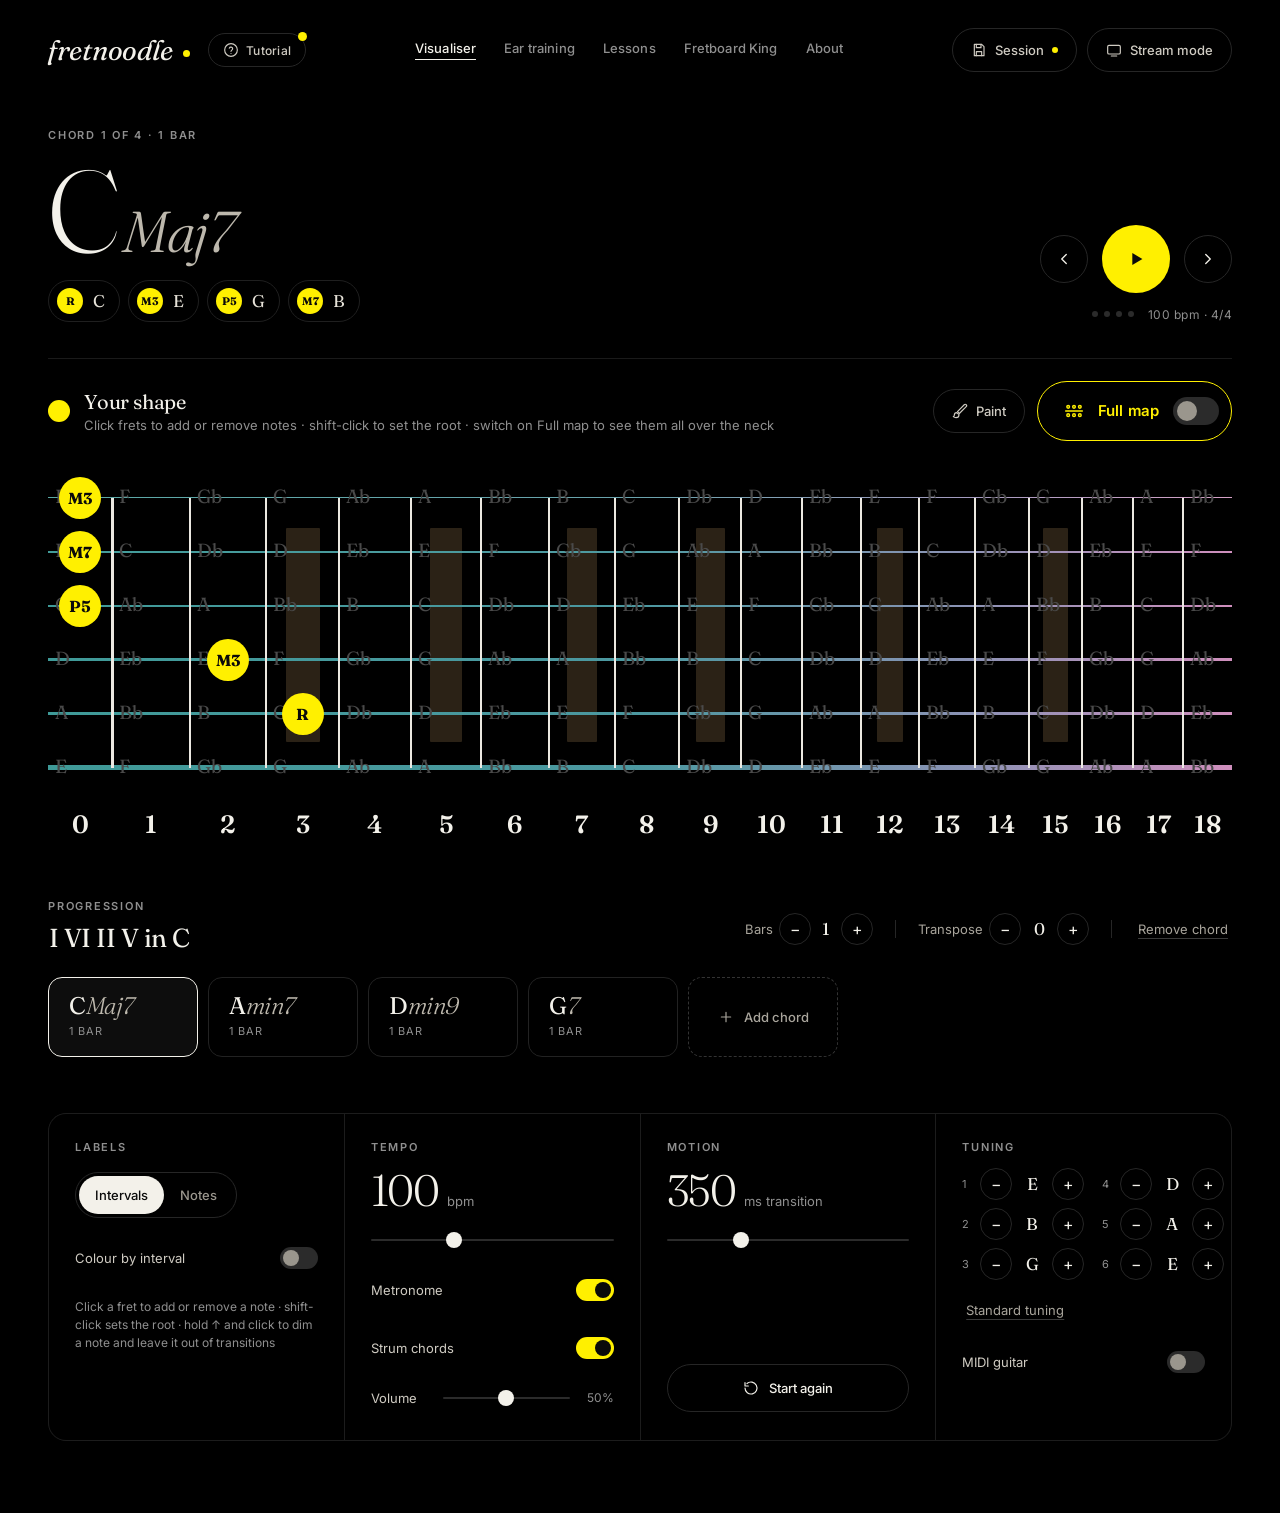
<file: index.html>
<!doctype html>
<!--
  Fretnoodle — Fretboard Visualiser (the site's landing page)

  Enter notes on the fretboard, build a chord progression and map every chord
  tone across the neck, with animated transitions between chords, metronome
  playback, guitar sounds, alternate tunings, MIDI guitar input and a paint
  layer for annotations.

  Markup only. Styles:  assets/css/fretboard-visualiser.css
               Logic:   assets/js/fretboard-visualiser.js
               Sounds:  guitar sounds/*.wav

  Every interactive element carries a data-action attribute; the script
  handles them all through one delegated click listener. Elements marked
  data-chrome are hidden in stream mode.

  The guided tour (Tutorial button, or the ? key) lives in
  assets/js/fretboard-tutorial.js. Saving, share links and PDF export (the
  Session menu) live in assets/js/fretboard-session.js.
-->
<html lang="en">
<head>
  <meta charset="utf-8">
  <meta name="viewport" content="width=device-width, initial-scale=1">
  <title>Fretnoodle — Fretboard visualiser</title>
  <meta name="description" content="Enter notes on a guitar fretboard, build chord progressions and see every chord tone mapped across the neck.">
  <link rel="icon" type="image/x-icon" href="favicon.ico?v=2">

  <link rel="preconnect" href="https://fonts.googleapis.com">
  <link rel="preconnect" href="https://fonts.gstatic.com" crossorigin>
  <link rel="stylesheet" href="https://fonts.googleapis.com/css2?family=Fraunces:ital,opsz,wght@0,9..144,300..700;1,9..144,300..600&family=Inter:wght@400;500;600&display=swap">
  <link rel="stylesheet" href="assets/css/fretboard-visualiser.css?v=11">

  <!-- Google tag (gtag.js) -->
  <script async src="https://www.googletagmanager.com/gtag/js?id=G-CQBNR4ZQDX"></script>
  <script>
    window.dataLayer = window.dataLayer || [];
    function gtag(){dataLayer.push(arguments);}
    gtag('js', new Date());
    gtag('config', 'G-CQBNR4ZQDX');
  </script>
</head>
<body>
<div class="page">
<div class="container">

  <!-- Header -------------------------------------------------------------- -->
  <header class="site-header">
    <div class="header-start">
      <a class="brand" href="index.html"><span class="brand-word">fretnoodle</span><span class="brand-dot" aria-hidden="true"></span></a>
      <button type="button" class="btn-tutorial" id="tutorialButton" data-chrome>
        <svg width="16" height="16" viewBox="0 0 24 24" fill="none" stroke="currentColor" stroke-width="1.75" stroke-linecap="round" stroke-linejoin="round" aria-hidden="true"><circle cx="12" cy="12" r="9.5"/><path d="M9.5 9.2a2.6 2.6 0 0 1 5 .9c0 1.7-2.5 2.3-2.5 3.9"/><path d="M12 17.2h.01"/></svg>
        <span>Tutorial</span>
        <span class="tutorial-new-dot" id="tutorialNewDot" aria-hidden="true" hidden></span>
      </button>
    </div>
    <nav class="site-nav" id="siteNav" aria-label="Main" data-chrome>
      <a href="index.html" aria-current="page">Visualiser</a>
      <a href="ear-training.html">Ear training</a>
      <a href="lessons.html">Lessons</a>
      <a href="fretboard-king.html">Fretboard King</a>
      <a href="about.html">About</a>
    </nav>
    <div class="header-end">
      <div class="session-menu" data-chrome>
        <button type="button" class="btn-pill" id="sessionButton" aria-expanded="false" aria-controls="sessionPanel">
          <svg width="16" height="16" viewBox="0 0 24 24" fill="none" stroke="currentColor" stroke-width="1.75" stroke-linecap="round" stroke-linejoin="round" aria-hidden="true"><path d="M5 3.5h11l3.5 3.5v13.5H5z"/><path d="M8 3.5v5h7v-5"/><path d="M8 20.5v-6h8v6"/></svg>
          <span>Session</span>
          <span class="session-saved-dot" id="sessionSavedDot" aria-hidden="true"></span>
        </button>

        <!-- Save / open / share / export (fretboard-session.js) -->
        <div class="session-panel" id="sessionPanel" hidden>
          <div class="session-status">
            <span class="eyebrow">This session</span>
            <span class="hint" id="sessionStatus">Saved automatically in this browser</span>
          </div>

          <!-- Asked before saving a file or a PDF -->
          <form class="session-name-step" id="sessionNameStep" hidden>
            <label class="eyebrow" for="sessionNameInput">Name this progression</label>
            <input id="sessionNameInput" class="session-name-input" type="text" maxlength="80" autocomplete="off" spellcheck="false" placeholder="e.g. Blues in A">
            <span class="hint">Used for the file name and the PDF title.</span>
            <div class="session-name-actions">
              <button type="button" class="btn-small" id="sessionNameCancel">Cancel</button>
              <button type="submit" class="btn-small is-primary" id="sessionNameConfirm">Save</button>
            </div>
          </form>

          <div class="session-items" id="sessionItems">
          <button type="button" class="session-item" id="sessionSaveFile">
            <svg width="18" height="18" viewBox="0 0 24 24" fill="none" stroke="currentColor" stroke-width="1.75" stroke-linecap="round" stroke-linejoin="round" aria-hidden="true"><path d="M12 4v11"/><path d="M7.5 10.5L12 15l4.5-4.5"/><path d="M4.5 19.5h15"/></svg>
            <span><strong>Save as file</strong><span>A .json you can open later or on another device</span></span>
            <kbd>⌘S</kbd>
          </button>
          <button type="button" class="session-item" id="sessionOpenFile">
            <svg width="18" height="18" viewBox="0 0 24 24" fill="none" stroke="currentColor" stroke-width="1.75" stroke-linecap="round" stroke-linejoin="round" aria-hidden="true"><path d="M3.5 6.5v12h17v-10h-9l-2-2z"/></svg>
            <span><strong>Open file</strong><span>Load a session saved from Fretnoodle</span></span>
            <kbd>⌘O</kbd>
          </button>
          <button type="button" class="session-item" id="sessionShare">
            <svg width="18" height="18" viewBox="0 0 24 24" fill="none" stroke="currentColor" stroke-width="1.75" stroke-linecap="round" stroke-linejoin="round" aria-hidden="true"><path d="M10 14a4 4 0 0 0 5.7 0l3-3a4 4 0 0 0-5.7-5.7l-1 1"/><path d="M14 10a4 4 0 0 0-5.7 0l-3 3a4 4 0 0 0 5.7 5.7l1-1"/></svg>
            <span><strong>Copy share link</strong><span>Opens this progression, drawings included, for anyone</span></span>
          </button>
          <div class="share-link" id="shareLinkRow" hidden>
            <input type="text" id="shareLinkInput" readonly aria-label="Share link">
            <button type="button" class="btn-small" id="shareLinkCopy">Copy</button>
          </div>
          <button type="button" class="session-item" id="sessionPdf">
            <svg width="18" height="18" viewBox="0 0 24 24" fill="none" stroke="currentColor" stroke-width="1.75" stroke-linecap="round" stroke-linejoin="round" aria-hidden="true"><path d="M6 2.5h8.5l4 4v15H6z"/><path d="M14 2.5v4.5h4.5"/><path d="M9 12.5h6M9 16h6"/></svg>
            <span><strong>Export PDF</strong><span>Lesson notes: every chord, its full map and your drawings</span></span>
          </button>
          </div>
          <input type="file" id="sessionFileInput" accept=".json,application/json" hidden>
        </div>
      </div>
      <button type="button" class="btn-pill" data-action="toggleStreamMode" aria-pressed="false">
        <svg width="16" height="16" viewBox="0 0 24 24" fill="none" stroke="currentColor" stroke-width="1.75" stroke-linecap="round" stroke-linejoin="round" aria-hidden="true"><rect x="2.5" y="5" width="19" height="13" rx="2"/><path d="M8 21h8"/></svg>
        <span id="streamModeLabel">Stream mode</span>
      </button>
      <button type="button" class="nav-toggle" aria-expanded="false" aria-controls="siteNav" aria-label="Menu">
        <svg width="20" height="20" viewBox="0 0 24 24" fill="none" stroke="currentColor" stroke-width="1.75" stroke-linecap="round" aria-hidden="true"><path d="M4 7h16M4 12h16M4 17h16"/></svg>
      </button>
    </div>
  </header>

  <!-- Current chord and transport ------------------------------------------ -->
  <section class="hero" aria-label="Current chord">
    <div class="hero-main">
      <div class="eyebrow" id="chordPosition"></div>
      <h1 class="chord-name" id="chordName"></h1>
      <div class="tone-row">
        <div class="tone-chips" id="toneChips"></div>
        <!-- "Did you mean …?" root suggestion (see Root hint in fretboard-visualiser.js) -->
        <div class="root-hint" id="rootHint" role="status" aria-live="polite" hidden></div>
      </div>
    </div>
    <div class="hero-transport">
      <div class="transport-buttons">
        <button type="button" class="btn-circle" data-action="previousChord" aria-label="Previous chord">
          <svg width="18" height="18" viewBox="0 0 24 24" fill="none" stroke="currentColor" stroke-width="1.75" stroke-linecap="round" stroke-linejoin="round" aria-hidden="true"><path d="M15 18l-6-6 6-6"/></svg>
        </button>
        <button type="button" class="btn-play" data-action="togglePlayback" aria-label="Play" id="playButton"></button>
        <button type="button" class="btn-circle" data-action="nextChord" aria-label="Next chord">
          <svg width="18" height="18" viewBox="0 0 24 24" fill="none" stroke="currentColor" stroke-width="1.75" stroke-linecap="round" stroke-linejoin="round" aria-hidden="true"><path d="M9 18l6-6-6-6"/></svg>
        </button>
      </div>
      <div class="meter">
        <div class="beat-dots" id="beatDots" aria-hidden="true"><span></span><span></span><span></span><span></span></div>
        <span id="meterLabel"></span>
      </div>
    </div>
  </section>

  <!-- Full map bar --------------------------------------------------------- -->
  <div class="map-bar">
    <div class="map-bar-text-group">
      <span class="map-legend-dot" id="mapLegendDot" aria-hidden="true"></span>
      <div class="map-bar-text">
        <span class="map-bar-title" id="mapBarTitle"></span>
        <span class="map-bar-caption" id="mapBarCaption"></span>
      </div>
    </div>
    <div class="map-bar-controls">
      <button type="button" class="btn-pill" data-action="togglePaintMode" aria-pressed="false">
        <svg width="16" height="16" viewBox="0 0 24 24" fill="none" stroke="currentColor" stroke-width="1.75" stroke-linecap="round" stroke-linejoin="round" aria-hidden="true"><path d="M18.4 2.6a2 2 0 0 1 2.9 2.9L11 15.8 8.2 13z"/><path d="M7 14.5c-2 0-3.5 1.6-3.5 3.5 0 1.3-.7 2.2-1.5 2.5 1 .9 2.4 1.5 4 1.5 2.5 0 4.5-2 4.5-4.5z"/></svg>
        <span>Paint</span>
      </button>
      <button type="button" class="full-map-switch" role="switch" aria-checked="false" data-action="toggleFullMap">
        <svg width="20" height="20" viewBox="0 0 24 24" fill="none" stroke="currentColor" stroke-width="1.75" stroke-linecap="round" stroke-linejoin="round" aria-hidden="true"><circle cx="5" cy="7" r="1.6"/><circle cx="12" cy="7" r="1.6"/><circle cx="19" cy="7" r="1.6"/><circle cx="5" cy="17" r="1.6"/><circle cx="12" cy="17" r="1.6"/><circle cx="19" cy="17" r="1.6"/><path d="M2 12h20"/></svg>
        <span>Full map</span>
        <span class="switch-track" aria-hidden="true"><span class="switch-knob"></span></span>
      </button>
    </div>
  </div>

  <!-- Paint toolbar (paint mode only) --------------------------------------- -->
  <div class="paint-toolbar" id="paintToolbar" hidden>
    <div class="brush-colors" role="group" aria-label="Brush colour">
      <button type="button" class="brush-color" data-action="selectBrushColor" data-value="0" aria-label="Orange" style="background:#FF8C00"></button>
      <button type="button" class="brush-color" data-action="selectBrushColor" data-value="1" aria-label="Blue" style="background:#66B2FF"></button>
      <button type="button" class="brush-color" data-action="selectBrushColor" data-value="2" aria-label="Pink" style="background:#FF3399"></button>
    </div>
    <div class="segmented" role="group" aria-label="Stroke">
      <button type="button" data-action="selectBrushWidth" data-value="thin" aria-pressed="true">Thin</button>
      <button type="button" data-action="selectBrushWidth" data-value="thick" aria-pressed="false">Thick</button>
    </div>
    <button type="button" class="switch" role="switch" aria-checked="false" data-action="toggleEraser">
      <span>Eraser</span>
      <span class="switch-track" aria-hidden="true"><span class="switch-knob"></span></span>
    </button>
    <button type="button" class="btn-small" data-action="clearDrawing">Clear drawing</button>
    <span class="hint">Hold shift while drawing to draw on every chord</span>
  </div>

  <!-- Fretboard ------------------------------------------------------------ -->
  <section class="fretboard-scroll" aria-label="Fretboard">
    <div class="fretboard-frame" id="fretboardFrame">
      <div class="fretboard" id="fretboard">
        <div class="strings" aria-hidden="true">
          <div class="string string-1"></div>
          <div class="string string-2"></div>
          <div class="string string-3"></div>
          <div class="string string-4"></div>
          <div class="string string-5"></div>
          <div class="string string-6"></div>
        </div>
        <div class="transition-layer" id="transitionLayer" aria-hidden="true"></div>
        <!-- fret columns are generated by the script -->
      </div>
      <div class="fret-numbers" id="fretNumbers" aria-hidden="true"></div>
      <div class="paint-layer" id="paintLayer" hidden></div>
    </div>
  </section>

  <!-- Progression ---------------------------------------------------------- -->
  <section class="progression" aria-label="Progression" id="progression">
    <div class="progression-header">
      <div class="progression-title">
        <h2 class="eyebrow"><label for="progressionName">Progression</label></h2>
        <input id="progressionName" class="progression-name" type="text" maxlength="80" placeholder="Untitled progression" autocomplete="off" spellcheck="false">
      </div>
      <div class="progression-toolbar">
        <div class="stepper">
          <span>Bars</span>
          <button type="button" class="btn-step" data-action="decreaseBars" aria-label="Fewer bars">−</button>
          <span class="stepper-value" id="barsValue"></span>
          <button type="button" class="btn-step" data-action="increaseBars" aria-label="More bars">+</button>
        </div>
        <span class="toolbar-separator" aria-hidden="true"></span>
        <div class="stepper">
          <span>Transpose</span>
          <button type="button" class="btn-step" data-action="transposeDown" aria-label="Transpose down a semitone">−</button>
          <span class="stepper-value is-wide" id="transposeValue"></span>
          <button type="button" class="btn-step" data-action="transposeUp" aria-label="Transpose up a semitone">+</button>
        </div>
        <span class="toolbar-separator" aria-hidden="true"></span>
        <button type="button" class="btn-link" data-action="removeChord">Remove chord</button>
      </div>
    </div>

    <div class="chord-cards">
      <div class="chord-card-list" id="chordCardList"></div>
      <button type="button" class="add-chord-card" data-action="toggleChordPicker" aria-expanded="false" id="addChordCard">
        <svg width="16" height="16" viewBox="0 0 24 24" fill="none" stroke="currentColor" stroke-width="1.75" stroke-linecap="round" aria-hidden="true"><path d="M12 5v14M5 12h14"/></svg>
        <span>Add chord</span>
      </button>
    </div>

    <div class="chord-picker" id="chordPicker" hidden>
      <div class="picker-row">
        <div class="eyebrow">Root</div>
        <div class="picker-options" id="pickerRootOptions"></div>
      </div>
      <div class="picker-row">
        <div class="eyebrow">Chord</div>
        <div class="picker-options" id="pickerQualityOptions"></div>
      </div>
      <div class="picker-row">
        <div class="eyebrow">Scale</div>
        <div class="picker-options" id="pickerScaleOptions"></div>
      </div>
      <div class="picker-footer">
        <div class="picker-preview" id="pickerPreview"></div>
        <div class="picker-actions">
          <button type="button" class="btn-outline" data-action="toggleChordPicker">Cancel</button>
          <button type="button" class="btn-outline" data-action="addBlankChord">Blank chord</button>
          <button type="button" class="btn-primary" data-action="addPickedChord">Add to progression</button>
        </div>
      </div>
    </div>
  </section>

  <!-- Settings ------------------------------------------------------------- -->
  <section class="settings" aria-label="Settings" data-chrome>

    <div class="settings-cell is-labels">
      <div class="eyebrow">Labels</div>
      <div class="segmented" role="group" aria-label="Dot labels">
        <button type="button" data-action="setLabelMode" data-value="intervals" aria-pressed="true">Intervals</button>
        <button type="button" data-action="setLabelMode" data-value="notes" aria-pressed="false">Notes</button>
      </div>
      <button type="button" class="switch" role="switch" aria-checked="false" data-action="toggleColorByInterval">
        <span>Colour by interval</span>
        <span class="switch-track" aria-hidden="true"><span class="switch-knob"></span></span>
      </button>
      <div class="interval-legend" id="intervalLegend" hidden></div>
      <div class="hint">Click a fret to add or remove a note · shift-click sets the root · hold ↑ and click to dim a note and leave it out of transitions</div>
    </div>

    <div class="settings-cell">
      <div class="eyebrow">Tempo</div>
      <div class="big-value"><label for="tempoSlider" id="tempoValue">100</label><span>bpm</span></div>
      <input id="tempoSlider" type="range" min="40" max="220" step="1" value="100">
      <button type="button" class="switch" role="switch" aria-checked="true" data-action="toggleMetronome">
        <span>Metronome</span>
        <span class="switch-track" aria-hidden="true"><span class="switch-knob"></span></span>
      </button>
      <button type="button" class="switch" role="switch" aria-checked="true" data-action="toggleStrum">
        <span>Strum chords</span>
        <span class="switch-track" aria-hidden="true"><span class="switch-knob"></span></span>
      </button>
      <div class="volume-row">
        <label for="volumeSlider">Volume</label>
        <input id="volumeSlider" type="range" min="0" max="1" step="0.05" value="0.5">
        <output for="volumeSlider" id="volumeValue">50%</output>
      </div>
    </div>

    <div class="settings-cell">
      <div class="eyebrow">Motion</div>
      <div class="big-value"><label for="transitionSlider" id="transitionValue">350</label><span>ms transition</span></div>
      <input id="transitionSlider" type="range" min="0" max="1200" step="25" value="350">
      <div class="settings-spacer"></div>
      <button type="button" class="btn-start-again" data-action="startAgain">
        <svg width="16" height="16" viewBox="0 0 24 24" fill="none" stroke="currentColor" stroke-width="1.75" stroke-linecap="round" stroke-linejoin="round" aria-hidden="true"><path d="M3 12a9 9 0 1 0 3-6.7"/><path d="M3 4v5h5"/></svg>
        <span>Start again</span>
      </button>
    </div>

    <div class="settings-cell">
      <div class="eyebrow">Tuning</div>
      <div class="tuning-grid" id="tuningGrid"></div>
      <button type="button" class="btn-link is-standalone" data-action="resetTuning">Standard tuning</button>
      <button type="button" class="switch" role="switch" aria-checked="false" data-action="toggleMidi">
        <span>MIDI guitar</span>
        <span class="switch-track" aria-hidden="true"><span class="switch-knob"></span></span>
      </button>
      <div class="hint" id="midiStatus" hidden></div>
    </div>

  </section>

</div>
</div>

<!-- Tutorial (fretboard-tutorial.js fills the card for each step) --------- -->
<div class="tour" id="tour" hidden>
  <div class="tour-spotlight" id="tourSpotlight" aria-hidden="true"></div>
  <div class="tour-card" id="tourCard" role="dialog" aria-modal="false" aria-labelledby="tourTitle" tabindex="-1">
    <div class="tour-card-top">
      <span class="eyebrow" id="tourEyebrow"></span>
      <button type="button" class="tour-close" id="tourClose" aria-label="Close tutorial">
        <svg width="16" height="16" viewBox="0 0 24 24" fill="none" stroke="currentColor" stroke-width="1.75" stroke-linecap="round" aria-hidden="true"><path d="M6 6l12 12M18 6L6 18"/></svg>
      </button>
    </div>
    <h2 class="tour-title" id="tourTitle"></h2>
    <div class="tour-body" id="tourBody"></div>
    <div class="tour-task-slot" id="tourTaskSlot"></div>
    <div class="tour-footer">
      <div class="tour-progress" id="tourProgress" aria-hidden="true"></div>
      <div class="tour-buttons">
        <button type="button" class="btn-small" id="tourBack">Back</button>
        <button type="button" class="btn-small" id="tourNext">Next</button>
      </div>
    </div>
  </div>
</div>

<!-- Phones held upright: suggest landscape (bindRotateHint in fretboard-visualiser.js) -->
<div class="rotate-hint" id="rotateHint" role="status" hidden>
  <svg width="30" height="30" viewBox="0 0 24 24" fill="none" stroke="currentColor" stroke-width="1.6" stroke-linecap="round" stroke-linejoin="round" aria-hidden="true"><rect x="6.5" y="2.5" width="11" height="19" rx="2.5"/><path d="M10.5 18.5h3"/></svg>
  <span>Turn your phone sideways to see the whole neck.</span>
  <button type="button" data-action="dismissRotateHint">OK</button>
</div>

<!-- Messages from saving and loading -->
<div class="toast" id="toast" role="status" aria-live="polite" hidden>
  <span id="toastText"></span>
  <button type="button" class="toast-action" id="toastAction" hidden></button>
</div>

<script src="assets/js/fretboard-visualiser.js?v=9"></script>
<script src="assets/js/fretboard-session.js?v=7"></script>
<script src="assets/js/fretboard-tutorial.js?v=7"></script>
<script src="assets/js/site.js?v=3"></script>
</body>
</html>
</file>
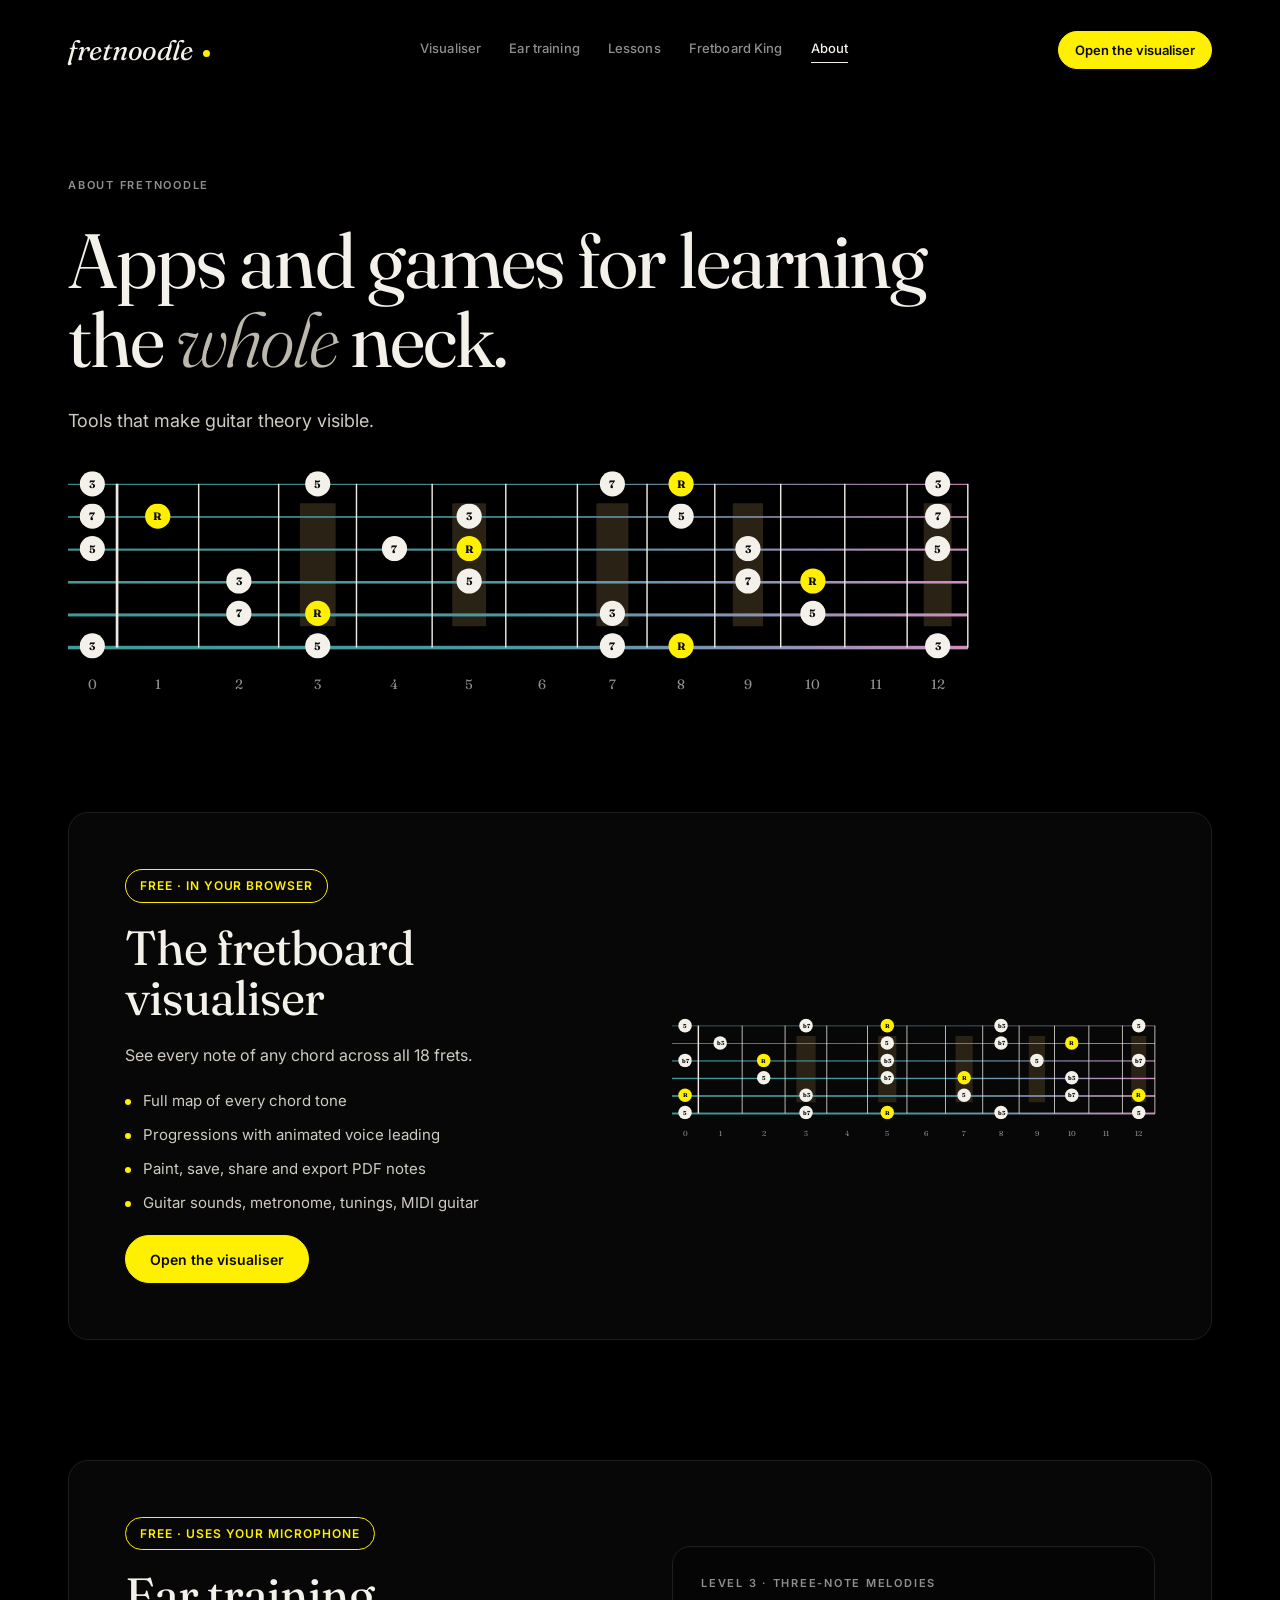
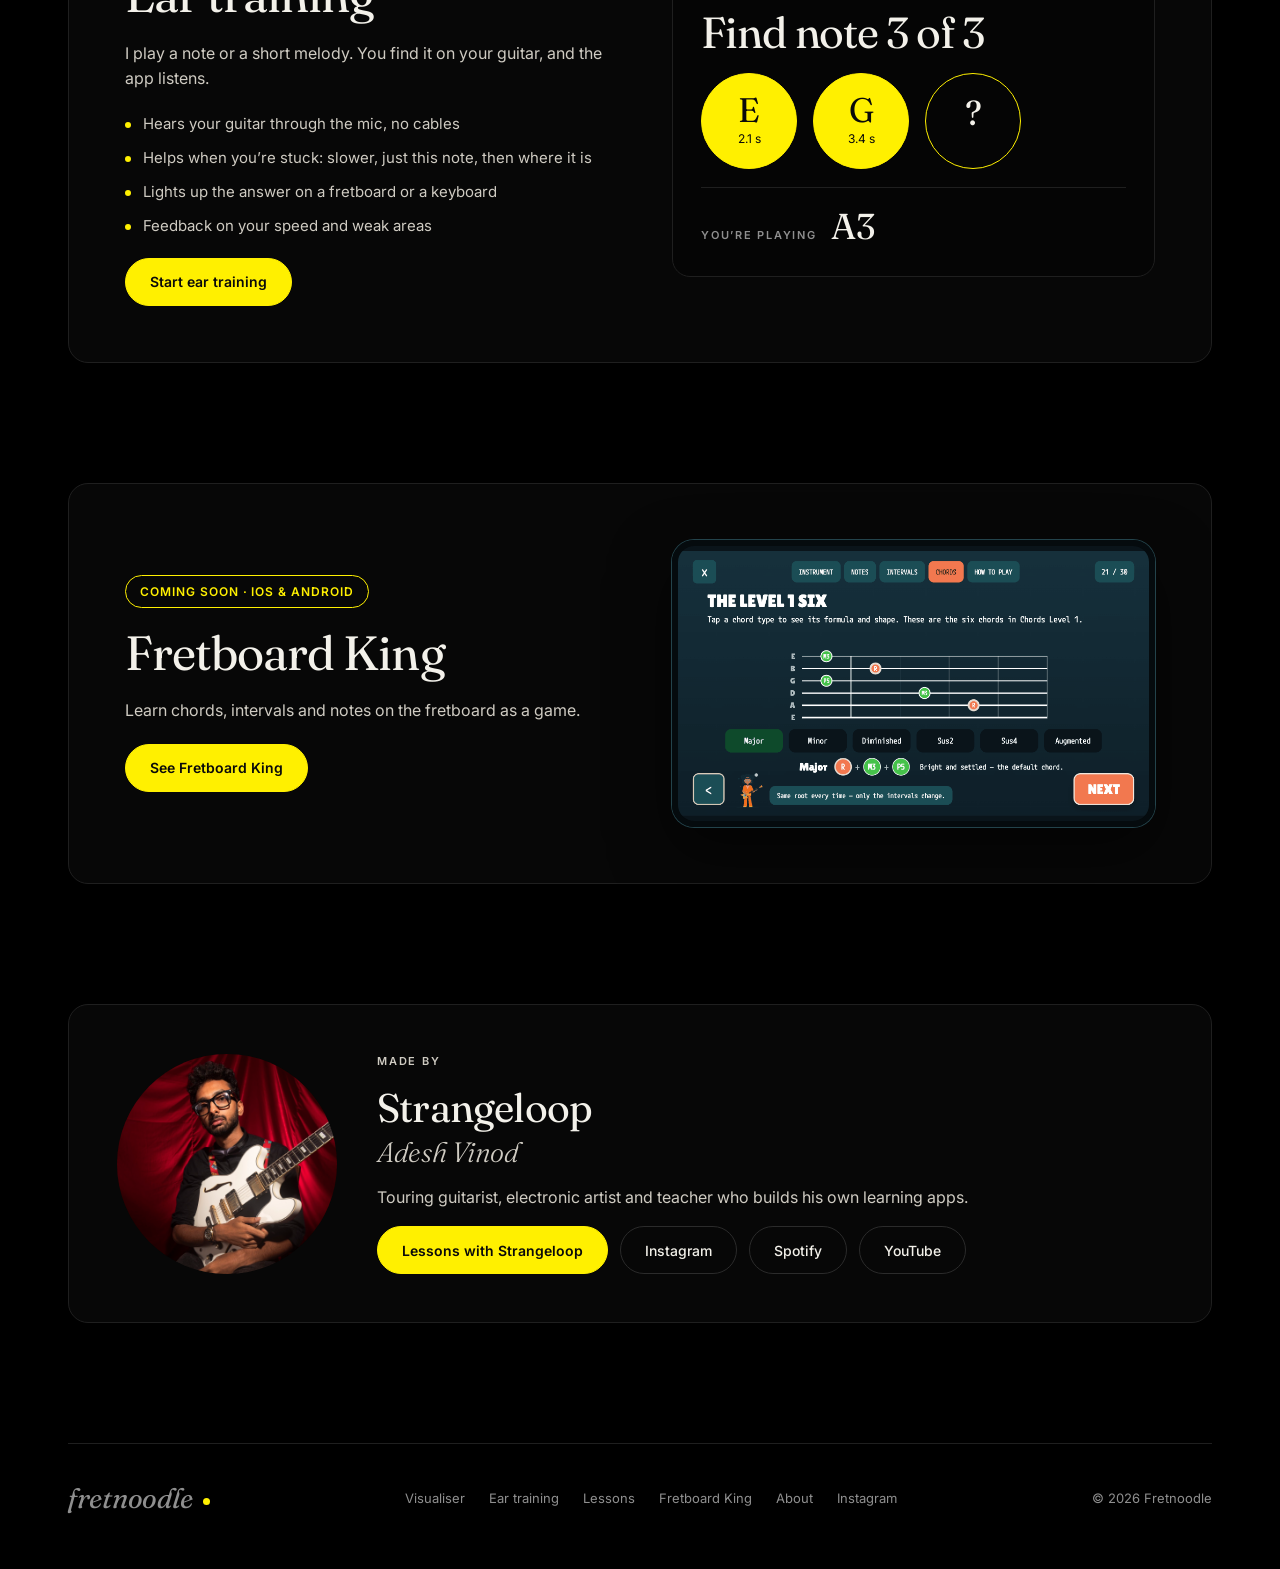
<file: about.html>
<!doctype html>
<!--
  Fretnoodle — About

  What Fretnoodle is: the fretboard visualiser, ear training, the upcoming
  Fretboard King game, and the person who makes them.

  Styles: assets/css/site.css · Script: assets/js/site.js
-->
<html lang="en">
<head>
  <meta charset="utf-8">
  <meta name="viewport" content="width=device-width, initial-scale=1">
  <title>About · Fretnoodle</title>
  <meta name="description" content="Fretnoodle makes apps and games for learning the guitar neck: the free fretboard visualiser, ear training that listens to your guitar, and Fretboard King, a game for iOS and Android. Made by guitarist Strangeloop.">
  <link rel="icon" type="image/x-icon" href="favicon.ico?v=2">

  <link rel="preconnect" href="https://fonts.googleapis.com">
  <link rel="preconnect" href="https://fonts.gstatic.com" crossorigin>
  <link rel="stylesheet" href="https://fonts.googleapis.com/css2?family=Fraunces:ital,opsz,wght@0,9..144,300..700;1,9..144,300..600&family=Inter:wght@400;500;600&display=swap">
  <link rel="stylesheet" href="assets/css/site.css?v=26">

  <!-- Google tag (gtag.js) -->
  <script async src="https://www.googletagmanager.com/gtag/js?id=G-CQBNR4ZQDX"></script>
  <script>
    window.dataLayer = window.dataLayer || [];
    function gtag(){dataLayer.push(arguments);}
    gtag('js', new Date());
    gtag('config', 'G-CQBNR4ZQDX');
  </script>
</head>
<body>
<div class="container">

  <header class="site-header">
    <a class="brand" href="index.html"><span class="brand-word">fretnoodle</span><span class="brand-dot" aria-hidden="true"></span></a>
    <button type="button" class="nav-toggle" aria-expanded="false" aria-controls="siteNav" aria-label="Menu">
      <svg width="22" height="22" viewBox="0 0 24 24" fill="none" stroke="currentColor" stroke-width="1.75" stroke-linecap="round" aria-hidden="true"><path d="M4 7h16M4 12h16M4 17h16"/></svg>
    </button>
    <nav class="site-nav" id="siteNav" aria-label="Main">
      <a href="index.html">Visualiser</a>
      <a href="ear-training.html">Ear training</a>
      <a href="lessons.html">Lessons</a>
      <a href="fretboard-king.html">Fretboard King</a>
      <a href="about.html" aria-current="page">About</a>
    </nav>
    <a class="btn btn-primary btn-small header-cta" href="index.html">Open the visualiser</a>
  </header>

  <main>

    <section class="about-hero" aria-labelledby="aboutTitle">
      <p class="eyebrow">About Fretnoodle</p>
      <h1 class="display hero-title" id="aboutTitle">Apps and games for learning the <i>whole</i> neck.</h1>
      <p class="lead">Tools that make guitar theory visible.</p>
      <div class="mini-neck" data-root="0" data-intervals="0,4,7,11" data-frets="12" data-label="Every C major 7 chord tone across the first 12 frets"></div>
    </section>

    <!-- Visualiser ------------------------------------------------------ -->
    <section class="section" aria-labelledby="visualiserTitle">
      <div class="panel product">
        <div class="product-text">
          <span class="badge">Free · in your browser</span>
          <h3 id="visualiserTitle">The fretboard visualiser</h3>
          <p>See every note of any chord across all 18 frets.</p>
          <ul class="feature-list">
            <li>Full map of every chord tone</li>
            <li>Progressions with animated voice leading</li>
            <li>Paint, save, share and export PDF notes</li>
            <li>Guitar sounds, metronome, tunings, MIDI guitar</li>
          </ul>
          <div class="button-row">
            <a class="btn btn-primary" href="index.html">Open the visualiser</a>
          </div>
        </div>
        <div class="mini-neck" data-root="9" data-intervals="0,3,7,10" data-frets="12" data-label="Every A minor 7 chord tone across the first 12 frets"></div>
      </div>
    </section>

    <!-- Ear training ---------------------------------------------------- -->
    <section class="section" aria-labelledby="earTitle">
      <div class="panel product">
        <div class="product-text">
          <span class="badge">Free · uses your microphone</span>
          <h3 id="earTitle">Ear training</h3>
          <p>I play a note or a short melody. You find it on your guitar, and the app listens.</p>
          <ul class="feature-list">
            <li>Hears your guitar through the mic, no cables</li>
            <li>Helps when you’re stuck: slower, just this note, then where it is</li>
            <li>Lights up the answer on a fretboard or a keyboard</li>
            <li>Feedback on your speed and weak areas</li>
          </ul>
          <div class="button-row">
            <a class="btn btn-primary" href="ear-training.html">Start ear training</a>
          </div>
        </div>
        <div class="ear-preview" aria-hidden="true">
          <span class="eyebrow">Level 3 · Three-note melodies</span>
          <div class="ear-headline display">Find note 3 of 3</div>
          <div class="ear-slots">
            <div class="ear-slot is-found"><span>E</span><small>2.1 s</small></div>
            <div class="ear-slot is-found"><span>G</span><small>3.4 s</small></div>
            <div class="ear-slot is-current"><span>?</span><small></small></div>
          </div>
          <div class="ear-preview-live"><span class="eyebrow">You’re playing</span><b>A3</b></div>
        </div>
      </div>
    </section>

    <!-- Fretboard King -------------------------------------------------- -->
    <section class="section" id="fretboard-king" aria-labelledby="kingTitle">
      <div class="panel product">
        <div class="product-text">
          <span class="badge">Coming soon · iOS &amp; Android</span>
          <h3 id="kingTitle">Fretboard King</h3>
          <p>Learn chords, intervals and notes on the fretboard as a game.</p>
          <div class="button-row">
            <a class="btn btn-primary" href="fretboard-king.html">See Fretboard King</a>
          </div>
        </div>
        <a class="king-shot" href="fretboard-king.html">
          <img src="assets/images/fretboard-king/screen-21.png" alt="Fretboard King: building chords on the fretboard" width="924" height="540" loading="lazy">
        </a>
      </div>
    </section>

    <!-- Creator --------------------------------------------------------- -->
    <section class="section" aria-labelledby="creatorTitle">
      <div class="panel creator">
        <img src="assets/images/strangeloop-portrait.jpg" alt="Strangeloop with his guitar" width="1000" height="1500" loading="lazy">
        <div class="creator-text">
          <p class="eyebrow">Made by</p>
          <div class="name-block">
            <h3 id="creatorTitle">Strangeloop</h3>
            <p class="real-name">Adesh Vinod</p>
          </div>
          <p>Touring guitarist, electronic artist and teacher who builds his own learning apps.</p>
          <div class="button-row">
            <a class="btn btn-primary" href="lessons.html">Lessons with Strangeloop</a>
            <a class="btn" href="https://www.instagram.com/strangeloop__/" target="_blank" rel="noopener">Instagram</a>
            <a class="btn" href="https://open.spotify.com/track/6d8cV8W8haRmxL6HJ8miiX" target="_blank" rel="noopener">Spotify</a>
            <a class="btn" href="https://www.youtube.com/watch?v=9fj053LZE0A" target="_blank" rel="noopener">YouTube</a>
          </div>
        </div>
      </div>
    </section>

  </main>

  <footer class="site-footer">
    <a class="brand" href="index.html"><span class="brand-word">fretnoodle</span><span class="brand-dot" aria-hidden="true"></span></a>
    <nav aria-label="Footer">
      <a href="index.html">Visualiser</a>
      <a href="ear-training.html">Ear training</a>
      <a href="lessons.html">Lessons</a>
      <a href="fretboard-king.html">Fretboard King</a>
      <a href="about.html">About</a>
      <a href="https://www.instagram.com/strangeloop__/" target="_blank" rel="noopener">Instagram</a>
    </nav>
    <span>© <span data-year></span> Fretnoodle</span>
  </footer>

</div>
<script src="assets/js/site.js?v=3"></script>
</body>
</html>
</file>
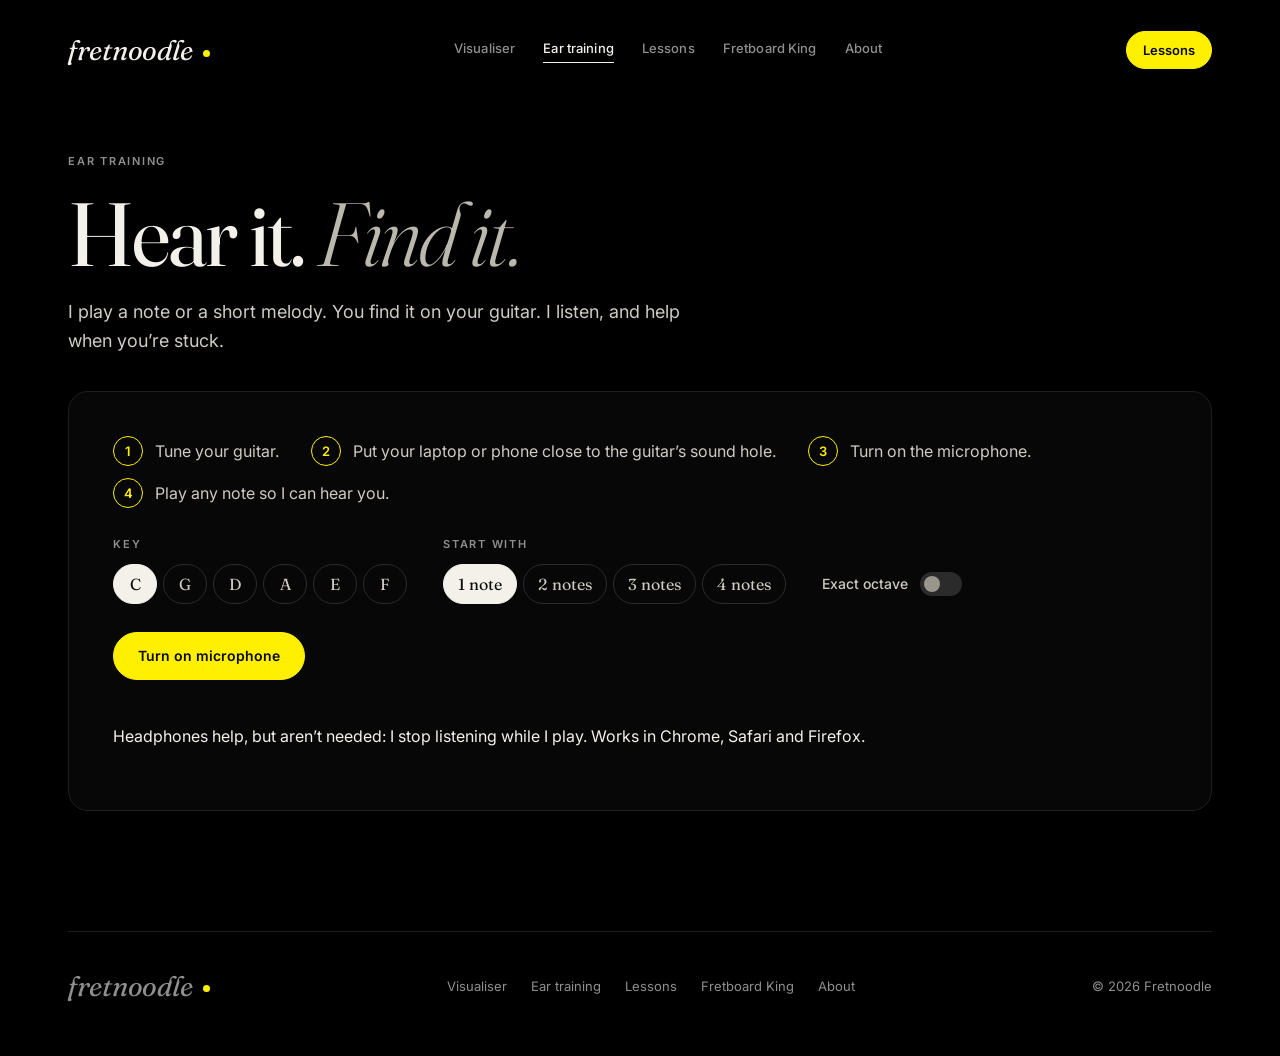
<file: ear-training.html>
<!doctype html>
<!--
  Fretnoodle — Ear training

  The app plays a note or a short melody; the student finds it on their own
  guitar; the microphone hears what they play, and the app helps when they
  get stuck (direction, slower, just that note, then where it is).

  Styles: assets/css/site.css (section 9)
  Logic:  assets/js/pitch-detector.js (hearing notes)
          assets/js/ear-trainer.js (sound, rounds, help, display)
  The microphone needs https (or localhost).
-->
<html lang="en">
<head>
  <meta charset="utf-8">
  <meta name="viewport" content="width=device-width, initial-scale=1">
  <title>Ear training · Fretnoodle</title>
  <meta name="description" content="Ear training on your own guitar: Fretnoodle plays a note or melody, listens while you find it, and helps when you're stuck.">
  <link rel="icon" type="image/x-icon" href="favicon.ico?v=2">

  <link rel="preconnect" href="https://fonts.googleapis.com">
  <link rel="preconnect" href="https://fonts.gstatic.com" crossorigin>
  <link rel="stylesheet" href="https://fonts.googleapis.com/css2?family=Fraunces:ital,opsz,wght@0,9..144,300..700;1,9..144,300..600&family=Inter:wght@400;500;600&display=swap">
  <link rel="stylesheet" href="assets/css/site.css?v=26">

  <!-- Google tag (gtag.js) -->
  <script async src="https://www.googletagmanager.com/gtag/js?id=G-CQBNR4ZQDX"></script>
  <script>
    window.dataLayer = window.dataLayer || [];
    function gtag(){dataLayer.push(arguments);}
    gtag('js', new Date());
    gtag('config', 'G-CQBNR4ZQDX');
  </script>
</head>
<body class="page-ear">
<div class="container">

  <header class="site-header">
    <a class="brand" href="index.html"><span class="brand-word">fretnoodle</span><span class="brand-dot" aria-hidden="true"></span></a>
    <button type="button" class="nav-toggle" aria-expanded="false" aria-controls="siteNav" aria-label="Menu">
      <svg width="22" height="22" viewBox="0 0 24 24" fill="none" stroke="currentColor" stroke-width="1.75" stroke-linecap="round" aria-hidden="true"><path d="M4 7h16M4 12h16M4 17h16"/></svg>
    </button>
    <nav class="site-nav" id="siteNav" aria-label="Main">
      <a href="index.html">Visualiser</a>
      <a href="ear-training.html" aria-current="page">Ear training</a>
      <a href="lessons.html">Lessons</a>
      <a href="fretboard-king.html">Fretboard King</a>
      <a href="about.html">About</a>
    </nav>
    <a class="btn btn-primary btn-small header-cta" href="lessons.html">Lessons</a>
  </header>

  <main>

    <section class="ear-intro" aria-labelledby="earTitle">
      <p class="eyebrow">Ear training</p>
      <h1 class="display ear-title" id="earTitle">Hear it. <i>Find it.</i></h1>
      <p class="lead">I play a note or a short melody. You find it on your guitar. I listen, and help when you’re stuck.</p>
    </section>

    <!-- Setup: microphone, room check, settings ---------------------------- -->
    <section class="panel ear-panel" id="earSetup" aria-label="Set up">
      <ol class="ear-steps">
        <li><span>1</span>Tune your guitar.</li>
        <li><span>2</span>Put your laptop or phone close to the guitar’s sound hole.</li>
        <li><span>3</span>Turn on the microphone.</li>
        <li><span>4</span>Play any note so I can hear you.</li>
      </ol>

      <div class="ear-settings">
        <div class="ear-setting">
          <span class="eyebrow">Key</span>
          <div class="ear-segmented" id="earKeys" role="group" aria-label="Key"></div>
        </div>
        <div class="ear-setting">
          <span class="eyebrow">Start with</span>
          <div class="ear-segmented" id="earLevels" role="group" aria-label="Melody length"></div>
        </div>
        <button type="button" class="ear-switch" id="earOctave" role="switch" aria-checked="false">
          <span>Exact octave</span>
          <span class="ear-switch-track" aria-hidden="true"><span></span></span>
        </button>
      </div>

      <div class="ear-start-row">
        <button type="button" class="btn btn-primary" id="earMicButton">Turn on microphone</button>
        <p class="ear-calibrating" id="earCalibrating" hidden>Checking the room. Stay quiet for a second…</p>
        <button type="button" class="btn btn-primary" id="earStart" hidden>Start</button>
      </div>
      <p class="ear-error" id="earError" role="alert" hidden></p>

      <div class="ear-live" id="earCheck" hidden>
        <span class="ear-live-label" id="earCheckResult">Play any note</span>
        <span class="ear-live-note">—</span>
        <span class="ear-tuning" aria-hidden="true"><i class="ear-needle"></i></span>
        <span class="ear-level" aria-hidden="true"><i></i></span>
        <span class="ear-live-status">Listening…</span>
      </div>

      <p class="hint">Headphones help, but aren’t needed: I stop listening while I play. Works in Chrome, Safari and Firefox.</p>
    </section>

    <!-- Game ---------------------------------------------------------------- -->
    <section class="panel ear-panel" id="earGame" aria-label="Ear training game" hidden>
      <div class="ear-bar">
        <span class="chip" id="earLevel"></span>
        <span class="chip" id="earKey"></span>
        <button type="button" class="btn btn-small ear-feedback-button" id="earFeedbackButton" aria-expanded="false" aria-controls="earFeedback">Feedback</button>
        <button type="button" class="btn btn-small ear-settings-button" id="earSettings" aria-label="Settings">
          <svg width="16" height="16" viewBox="0 0 24 24" fill="none" stroke="currentColor" stroke-width="1.75" stroke-linecap="round" stroke-linejoin="round" aria-hidden="true"><circle cx="12" cy="12" r="3"/><path d="M19.4 15a1.7 1.7 0 0 0 .3 1.8l.1.1a2 2 0 1 1-2.8 2.8l-.1-.1a1.7 1.7 0 0 0-1.8-.3 1.7 1.7 0 0 0-1 1.5V21a2 2 0 1 1-4 0v-.1a1.7 1.7 0 0 0-1.1-1.5 1.7 1.7 0 0 0-1.8.3l-.1.1a2 2 0 1 1-2.8-2.8l.1-.1a1.7 1.7 0 0 0 .3-1.8 1.7 1.7 0 0 0-1.5-1H3a2 2 0 1 1 0-4h.1a1.7 1.7 0 0 0 1.5-1.1 1.7 1.7 0 0 0-.3-1.8l-.1-.1a2 2 0 1 1 2.8-2.8l.1.1a1.7 1.7 0 0 0 1.8.3H9a1.7 1.7 0 0 0 1-1.5V3a2 2 0 1 1 4 0v.1a1.7 1.7 0 0 0 1 1.5 1.7 1.7 0 0 0 1.8-.3l.1-.1a2 2 0 1 1 2.8 2.8l-.1.1a1.7 1.7 0 0 0-.3 1.8V9a1.7 1.7 0 0 0 1.5 1H21a2 2 0 1 1 0 4h-.1a1.7 1.7 0 0 0-1.5 1z"/></svg>
          <span>Settings</span>
        </button>
      </div>

      <!-- Averages and weak areas from the student's history (section 9 of ear-trainer.js) -->
      <div class="ear-feedback" id="earFeedback" hidden>
        <div class="ear-feedback-head">
          <h3 class="ear-feedback-title">Your feedback</h3>
          <button type="button" class="btn btn-small" id="earFeedbackClose">Close</button>
        </div>
        <div id="earFeedbackBody"></div>
      </div>

      <h2 class="display ear-headline" id="earHeadline" aria-live="polite">Listen…</h2>
      <div class="ear-slots" id="earSlots"></div>
      <p class="ear-message" id="earMessage" aria-live="polite"></p>

      <div class="ear-live" id="earLive">
        <span class="ear-live-label">You’re playing</span>
        <span class="ear-live-note">—</span>
        <span class="ear-tuning" aria-hidden="true"><i class="ear-needle"></i></span>
        <span class="ear-level" aria-hidden="true"><i></i></span>
        <span class="ear-live-status">Listening…</span>
        <span class="ear-live-tip">Keep your device close to the sound hole.</span>
      </div>

      <div class="ear-controls">
        <button type="button" class="btn" id="earReplay">Play again <kbd>Space</kbd></button>
        <button type="button" class="btn" id="earSlower">Slower</button>
        <button type="button" class="btn" id="earHint">Help me <kbd>H</kbd></button>
        <button type="button" class="btn" id="earNext">Skip</button>
      </div>

      <!-- Where the notes are: lights up found notes, gives clues on Help me -->
      <div class="ear-visual">
        <div class="ear-visual-head">
          <span class="eyebrow" id="earVisualLabel">On the neck</span>
          <div class="ear-segmented" id="earView" role="group" aria-label="Show on">
            <button type="button" data-view="fretboard" aria-pressed="true">Fretboard</button>
            <button type="button" data-view="keyboard" aria-pressed="false">Keyboard</button>
          </div>
        </div>
        <div class="ear-board" id="earBoard"></div>
      </div>
    </section>

  </main>

  <footer class="site-footer">
    <a class="brand" href="index.html"><span class="brand-word">fretnoodle</span><span class="brand-dot" aria-hidden="true"></span></a>
    <nav aria-label="Footer">
      <a href="index.html">Visualiser</a>
      <a href="ear-training.html">Ear training</a>
      <a href="lessons.html">Lessons</a>
      <a href="fretboard-king.html">Fretboard King</a>
      <a href="about.html">About</a>
    </nav>
    <span>© <span data-year></span> Fretnoodle</span>
  </footer>

</div>
<script src="assets/js/pitch-detector.js?v=4"></script>
<script src="assets/js/ear-trainer.js?v=9"></script>
<script src="assets/js/site.js?v=3"></script>
</body>
</html>
</file>
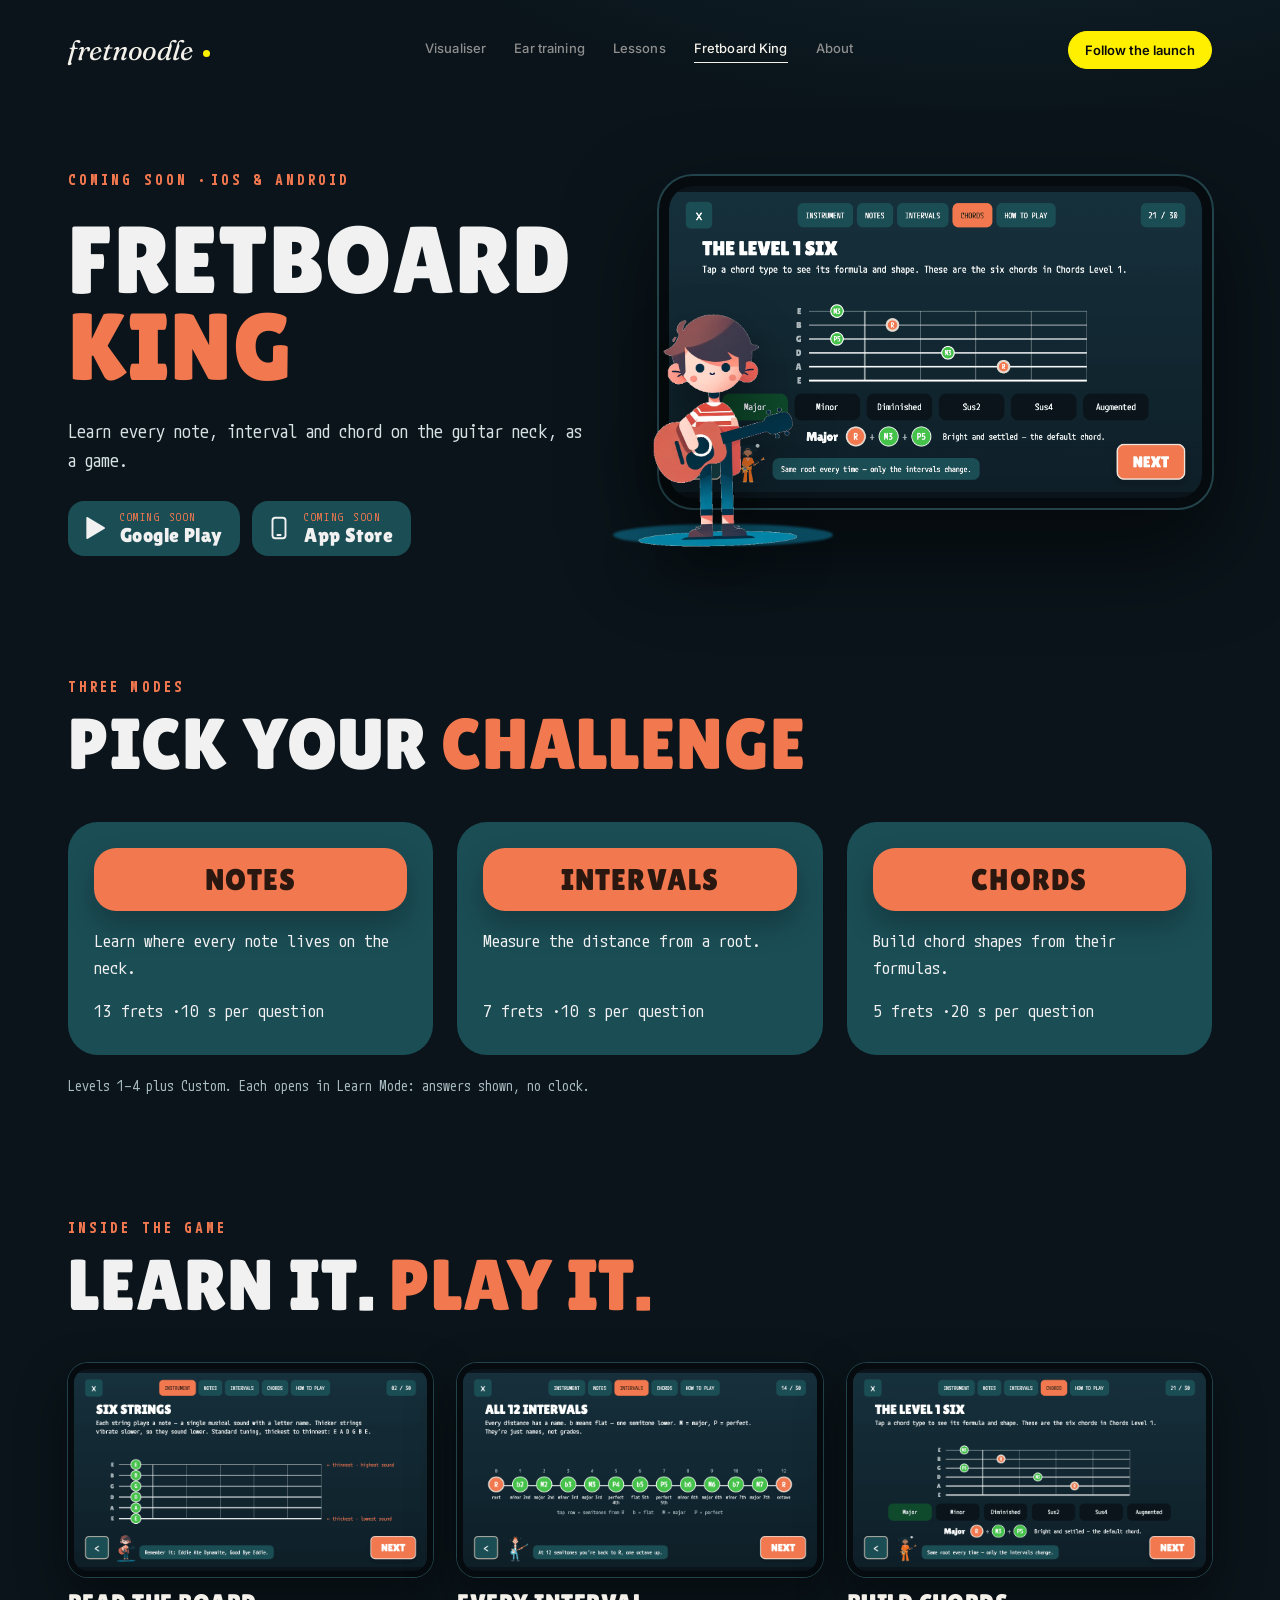
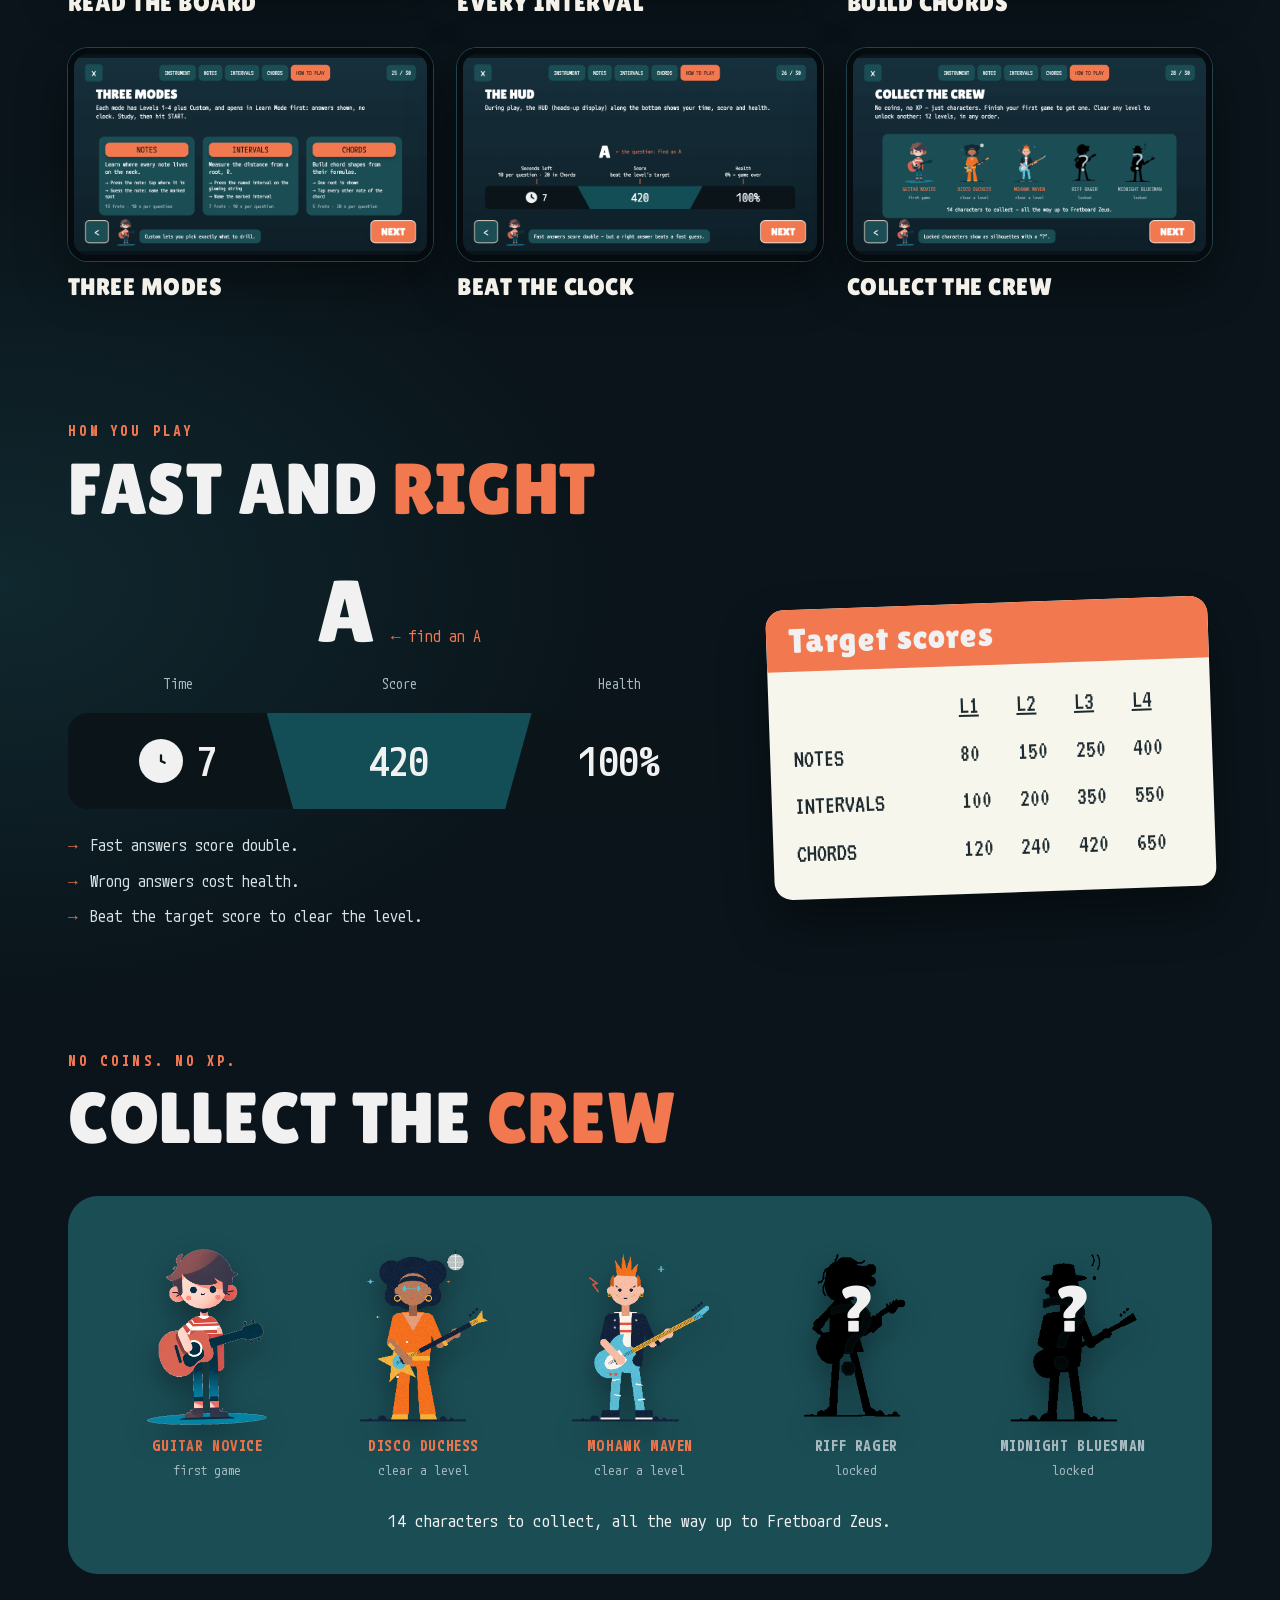
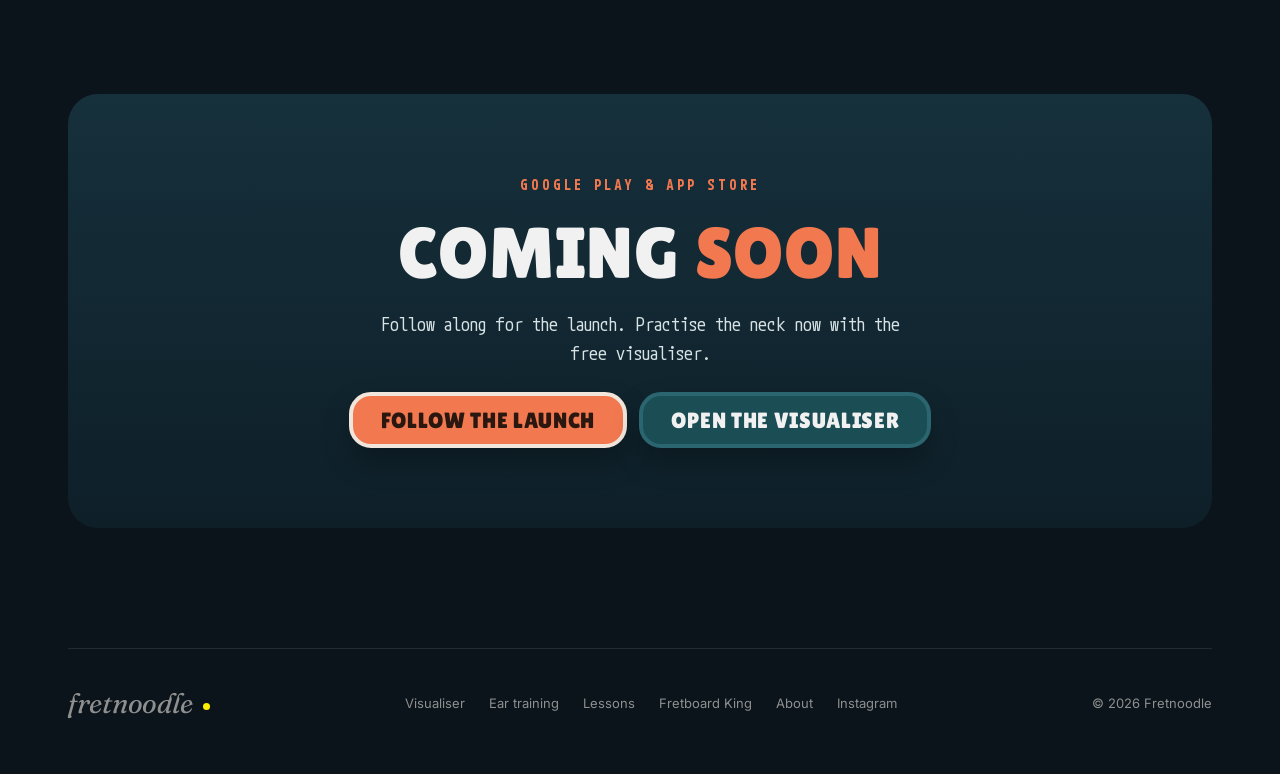
<file: fretboard-king.html>
<!doctype html>
<!--
  Fretnoodle — Fretboard King

  Promo page for the upcoming mobile game (Google Play and App Store).
  Look and facts come from design_handoff_fretboardKing_tutorial/: its
  colours, fonts (Lilita One, M PLUS 1 Code, VT323), screenshots and
  characters, kept on a dark background to match the rest of the site.

  Styles: assets/css/site.css (section 8) · Script: assets/js/site.js
-->
<html lang="en">
<head>
  <meta charset="utf-8">
  <meta name="viewport" content="width=device-width, initial-scale=1">
  <title>Fretboard King · Learn the guitar neck as a game · Coming soon</title>
  <meta name="description" content="Fretboard King is a mobile game for learning every note, interval and chord on the guitar neck. Coming soon to Google Play and the App Store.">
  <meta property="og:title" content="Fretboard King · coming soon">
  <meta property="og:description" content="Learn every note, interval and chord on the guitar neck, as a game.">
  <meta property="og:image" content="assets/images/fretboard-king/screen-21.png">
  <link rel="icon" type="image/x-icon" href="favicon.ico?v=2">

  <link rel="preconnect" href="https://fonts.googleapis.com">
  <link rel="preconnect" href="https://fonts.gstatic.com" crossorigin>
  <link rel="stylesheet" href="https://fonts.googleapis.com/css2?family=Fraunces:ital,opsz,wght@0,9..144,300..700;1,9..144,300..600&family=Inter:wght@400;500;600&family=Lilita+One&family=M+PLUS+1+Code:wght@400;500;700&family=VT323&display=swap">
  <link rel="stylesheet" href="assets/css/site.css?v=26">

  <!-- Google tag (gtag.js) -->
  <script async src="https://www.googletagmanager.com/gtag/js?id=G-CQBNR4ZQDX"></script>
  <script>
    window.dataLayer = window.dataLayer || [];
    function gtag(){dataLayer.push(arguments);}
    gtag('js', new Date());
    gtag('config', 'G-CQBNR4ZQDX');
  </script>
</head>
<body class="page-king">
<div class="container">

  <header class="site-header">
    <a class="brand" href="index.html"><span class="brand-word">fretnoodle</span><span class="brand-dot" aria-hidden="true"></span></a>
    <button type="button" class="nav-toggle" aria-expanded="false" aria-controls="siteNav" aria-label="Menu">
      <svg width="22" height="22" viewBox="0 0 24 24" fill="none" stroke="currentColor" stroke-width="1.75" stroke-linecap="round" aria-hidden="true"><path d="M4 7h16M4 12h16M4 17h16"/></svg>
    </button>
    <nav class="site-nav" id="siteNav" aria-label="Main">
      <a href="index.html">Visualiser</a>
      <a href="ear-training.html">Ear training</a>
      <a href="lessons.html">Lessons</a>
      <a href="fretboard-king.html" aria-current="page">Fretboard King</a>
      <a href="about.html">About</a>
    </nav>
    <a class="btn btn-primary btn-small header-cta" href="https://www.instagram.com/strangeloop__/" target="_blank" rel="noopener">Follow the launch</a>
  </header>

  <main>

    <!-- Hero ------------------------------------------------------------ -->
    <section class="k-hero" aria-labelledby="kingTitle">
      <div class="k-hero-text">
        <p class="k-kicker">Coming soon · iOS &amp; Android</p>
        <h1 class="k-title k-hero-title" id="kingTitle">Fretboard <em>King</em></h1>
        <p class="k-lead">Learn every note, interval and chord on the guitar neck, as a game.</p>
        <div class="k-stores">
          <span class="k-store">
            <svg width="26" height="26" viewBox="0 0 24 24" fill="currentColor" aria-hidden="true"><path d="M4 2.8v18.4c0 .7.8 1.2 1.4.8l15.4-9.2c.6-.4.6-1.2 0-1.6L5.4 2c-.6-.4-1.4.1-1.4.8z"/></svg>
            <span><small>Coming soon</small><strong>Google Play</strong></span>
          </span>
          <span class="k-store">
            <svg width="26" height="26" viewBox="0 0 24 24" fill="none" stroke="currentColor" stroke-width="1.75" stroke-linecap="round" stroke-linejoin="round" aria-hidden="true"><rect x="6" y="2.5" width="12" height="19" rx="2.5"/><path d="M10.5 18.5h3"/></svg>
            <span><small>Coming soon</small><strong>App Store</strong></span>
          </span>
        </div>
      </div>
      <div class="k-device">
        <div class="k-device-frame">
          <img src="assets/images/fretboard-king/screen-21.png" alt="Fretboard King screen: the six Level 1 chord types with a major chord shape on the fretboard" width="924" height="540" fetchpriority="high">
        </div>
        <span class="k-floor" aria-hidden="true"></span>
        <img class="k-device-character" src="assets/images/fretboard-king/boy.png" alt="" width="510" height="715">
      </div>
    </section>

    <!-- Modes ----------------------------------------------------------- -->
    <section class="k-section" aria-labelledby="modesTitle">
      <div class="k-section-head">
        <p class="k-kicker">Three modes</p>
        <h2 class="k-title k-section-title" id="modesTitle">Pick your <em>challenge</em></h2>
      </div>
      <div class="k-modes">
        <article class="k-mode">
          <div class="k-mode-name">Notes</div>
          <p>Learn where every note lives on the neck.</p>
          <p class="k-note">13 frets · 10 s per question</p>
        </article>
        <article class="k-mode">
          <div class="k-mode-name">Intervals</div>
          <p>Measure the distance from a root.</p>
          <p class="k-note">7 frets · 10 s per question</p>
        </article>
        <article class="k-mode">
          <div class="k-mode-name">Chords</div>
          <p>Build chord shapes from their formulas.</p>
          <p class="k-note">5 frets · 20 s per question</p>
        </article>
      </div>
      <p class="k-note" style="margin-top:20px">Levels 1–4 plus Custom. Each opens in Learn Mode: answers shown, no clock.</p>
    </section>

    <!-- Screens --------------------------------------------------------- -->
    <section class="k-section" aria-labelledby="screensTitle">
      <div class="k-section-head">
        <p class="k-kicker">Inside the game</p>
        <h2 class="k-title k-section-title" id="screensTitle">Learn it. <em>Play it.</em></h2>
      </div>
      <div class="k-screens">
        <figure class="k-shot">
          <img src="assets/images/fretboard-king/screen-02.png" alt="Tutorial screen showing the six strings and standard tuning" width="924" height="540" loading="lazy">
          <figcaption>Read the board</figcaption>
        </figure>
        <figure class="k-shot">
          <img src="assets/images/fretboard-king/screen-14.png" alt="Tutorial screen showing all 12 intervals" width="924" height="540" loading="lazy">
          <figcaption>Every interval</figcaption>
        </figure>
        <figure class="k-shot">
          <img src="assets/images/fretboard-king/screen-21.png" alt="Tutorial screen for building the six Level 1 chords" width="924" height="540" loading="lazy">
          <figcaption>Build chords</figcaption>
        </figure>
        <figure class="k-shot">
          <img src="assets/images/fretboard-king/screen-25.png" alt="Tutorial screen explaining the three modes" width="924" height="540" loading="lazy">
          <figcaption>Three modes</figcaption>
        </figure>
        <figure class="k-shot">
          <img src="assets/images/fretboard-king/screen-26.png" alt="Tutorial screen explaining the HUD: time, score and health" width="924" height="540" loading="lazy">
          <figcaption>Beat the clock</figcaption>
        </figure>
        <figure class="k-shot">
          <img src="assets/images/fretboard-king/screen-28.png" alt="Tutorial screen showing the collectable characters" width="924" height="540" loading="lazy">
          <figcaption>Collect the crew</figcaption>
        </figure>
      </div>
    </section>

    <!-- How you play ---------------------------------------------------- -->
    <section class="k-section" aria-labelledby="playTitle">
      <div class="k-section-head">
        <p class="k-kicker">How you play</p>
        <h2 class="k-title k-section-title" id="playTitle">Fast and <em>right</em></h2>
      </div>
      <div class="k-play">
        <div class="k-hud-wrap">
          <div class="k-hud-question" aria-hidden="true"><b>A</b><span>← find an A</span></div>
          <div class="k-hud-labels" aria-hidden="true"><span>Time</span><span>Score</span><span>Health</span></div>
          <div class="k-hud" role="img" aria-label="Game HUD: 7 seconds left, score 420, health 100%">
            <span><span class="k-clock"><svg width="22" height="22" viewBox="0 0 24 24" fill="none" stroke="currentColor" stroke-width="2.5" stroke-linecap="round" aria-hidden="true"><path d="M12 6v6l4 2"/></svg></span>7</span>
            <span>420</span>
            <span>100%</span>
          </div>
          <ul class="k-rules">
            <li>Fast answers score double.</li>
            <li>Wrong answers cost health.</li>
            <li>Beat the target score to clear the level.</li>
          </ul>
        </div>
        <div class="k-ticket">
          <h3>Target scores</h3>
          <table>
            <thead><tr><td></td><th>L1</th><th>L2</th><th>L3</th><th>L4</th></tr></thead>
            <tbody>
              <tr><td>NOTES</td><td>80</td><td>150</td><td>250</td><td>400</td></tr>
              <tr><td>INTERVALS</td><td>100</td><td>200</td><td>350</td><td>550</td></tr>
              <tr><td>CHORDS</td><td>120</td><td>240</td><td>420</td><td>650</td></tr>
            </tbody>
          </table>
        </div>
      </div>
    </section>

    <!-- Crew ------------------------------------------------------------ -->
    <section class="k-section" aria-labelledby="crewTitle">
      <div class="k-section-head">
        <p class="k-kicker">No coins. No XP.</p>
        <h2 class="k-title k-section-title" id="crewTitle">Collect the <em>crew</em></h2>
      </div>
      <div class="k-crew">
        <figure class="k-member">
          <div class="k-member-art"><img src="assets/images/fretboard-king/boy.png" alt="Guitar Novice" width="510" height="715" loading="lazy"></div>
          <figcaption><strong>Guitar Novice</strong><small>first game</small></figcaption>
        </figure>
        <figure class="k-member">
          <div class="k-member-art"><img src="assets/images/fretboard-king/duchess.png" alt="Disco Duchess" width="230" height="275" loading="lazy"></div>
          <figcaption><strong>Disco Duchess</strong><small>clear a level</small></figcaption>
        </figure>
        <figure class="k-member">
          <div class="k-member-art"><img src="assets/images/fretboard-king/mohawk.png" alt="Mohawk Maven" width="240" height="275" loading="lazy"></div>
          <figcaption><strong>Mohawk Maven</strong><small>clear a level</small></figcaption>
        </figure>
        <figure class="k-member is-locked">
          <div class="k-member-art"><img src="assets/images/fretboard-king/riff.png" alt="Riff Rager, locked" width="190" height="285" loading="lazy"></div>
          <figcaption><strong>Riff Rager</strong><small>locked</small></figcaption>
        </figure>
        <figure class="k-member is-locked">
          <div class="k-member-art"><img src="assets/images/fretboard-king/bluesman.png" alt="Midnight Bluesman, locked" width="210" height="275" loading="lazy"></div>
          <figcaption><strong>Midnight Bluesman</strong><small>locked</small></figcaption>
        </figure>
        <p class="k-crew-foot">14 characters to collect, all the way up to Fretboard Zeus.</p>
      </div>
    </section>

    <!-- Coming soon ----------------------------------------------------- -->
    <section class="k-section" aria-labelledby="soonTitle">
      <div class="k-cta">
        <p class="k-kicker">Google Play &amp; App Store</p>
        <h2 class="k-title k-section-title" id="soonTitle">Coming <em>soon</em></h2>
        <p class="k-lead">Follow along for the launch. Practise the neck now with the free visualiser.</p>
        <div class="button-row">
          <a class="k-btn" href="https://www.instagram.com/strangeloop__/" target="_blank" rel="noopener">Follow the launch</a>
          <a class="k-btn k-btn-teal" href="index.html">Open the visualiser</a>
        </div>
      </div>
    </section>

  </main>

  <footer class="site-footer">
    <a class="brand" href="index.html"><span class="brand-word">fretnoodle</span><span class="brand-dot" aria-hidden="true"></span></a>
    <nav aria-label="Footer">
      <a href="index.html">Visualiser</a>
      <a href="ear-training.html">Ear training</a>
      <a href="lessons.html">Lessons</a>
      <a href="fretboard-king.html">Fretboard King</a>
      <a href="about.html">About</a>
      <a href="https://www.instagram.com/strangeloop__/" target="_blank" rel="noopener">Instagram</a>
    </nav>
    <span>© <span data-year></span> Fretnoodle</span>
  </footer>

</div>
<script src="assets/js/site.js?v=3"></script>
</body>
</html>
</file>
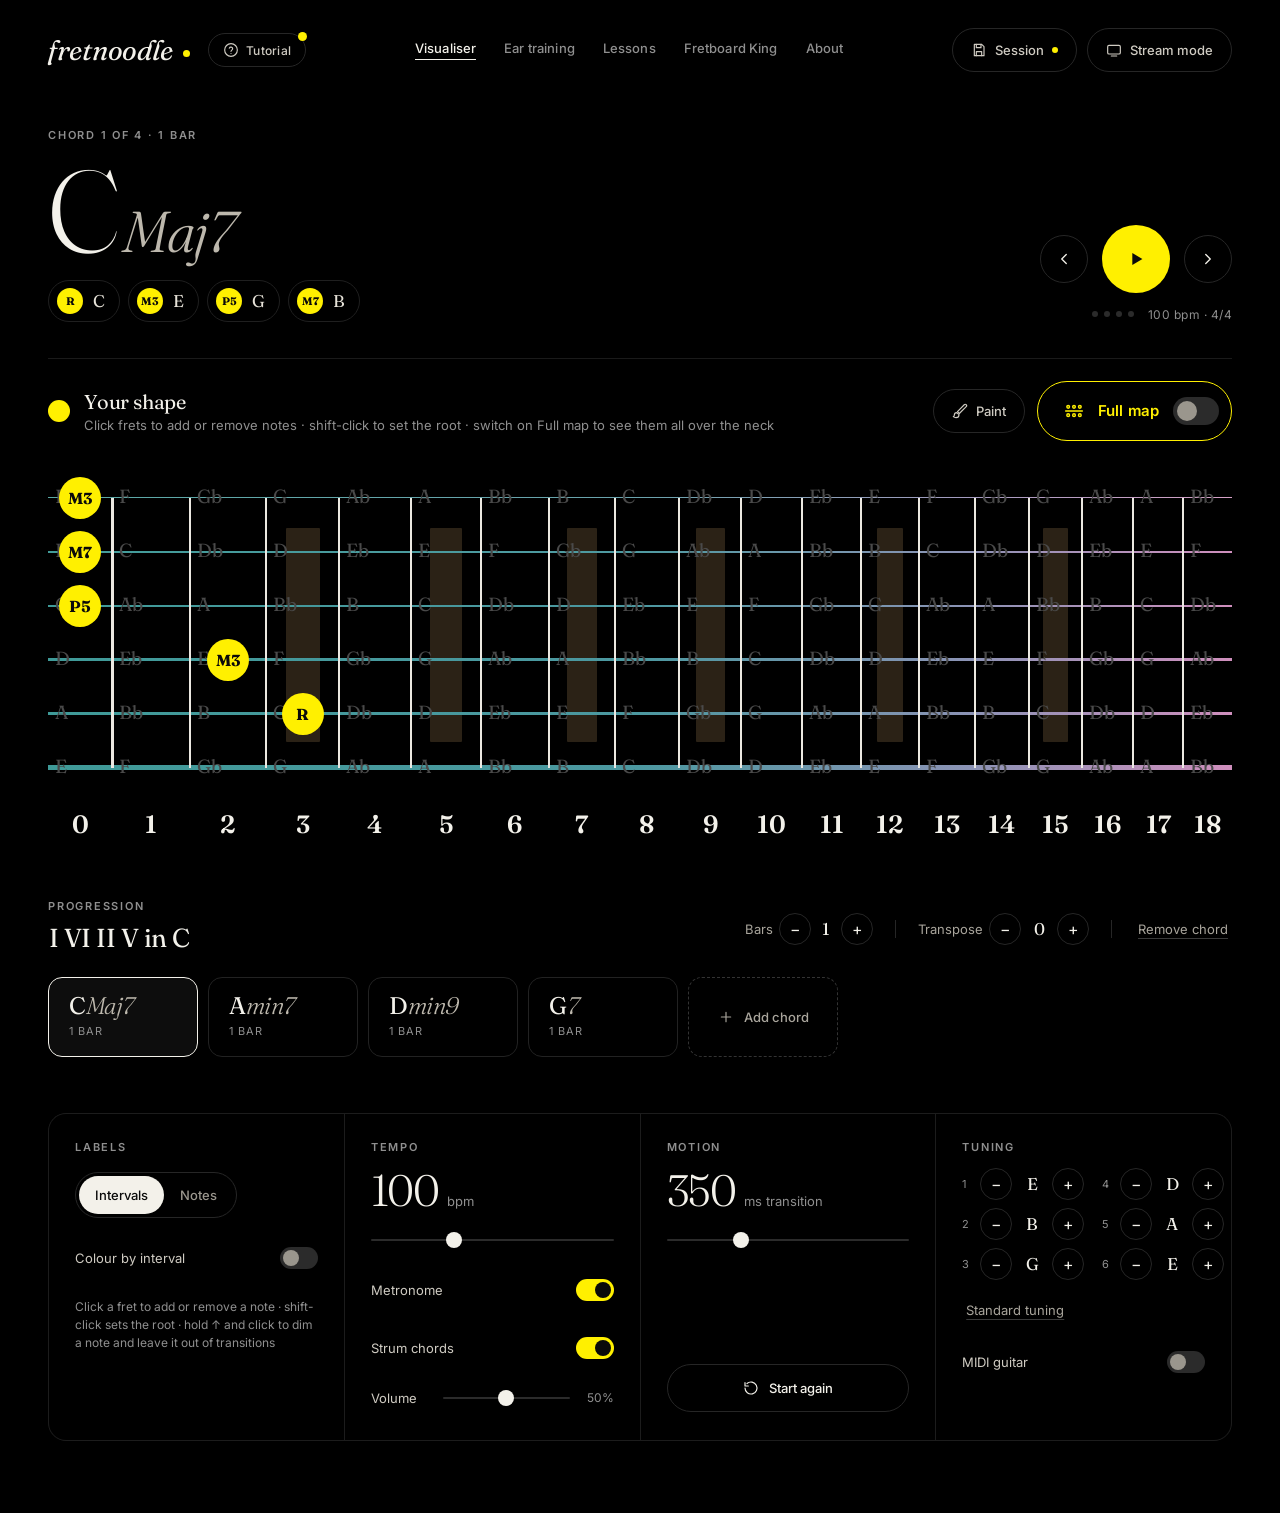
<file: fretboard-visualiser.html>
<!doctype html>
<!-- The visualiser now lives at index.html. This keeps old links (and share links) working. -->
<html lang="en">
<head>
  <meta charset="utf-8">
  <title>Fretnoodle</title>
  <link rel="canonical" href="index.html">
  <meta name="robots" content="noindex">
  <script>location.replace('index.html' + location.search + location.hash);</script>
  <meta http-equiv="refresh" content="0; url=index.html">
</head>
<body style="background:#000;color:#f3f1ea;font-family:system-ui,sans-serif">
  <p>Fretnoodle has moved to <a href="index.html" style="color:#FFF000">the home page</a>.</p>
</body>
</html>
</file>
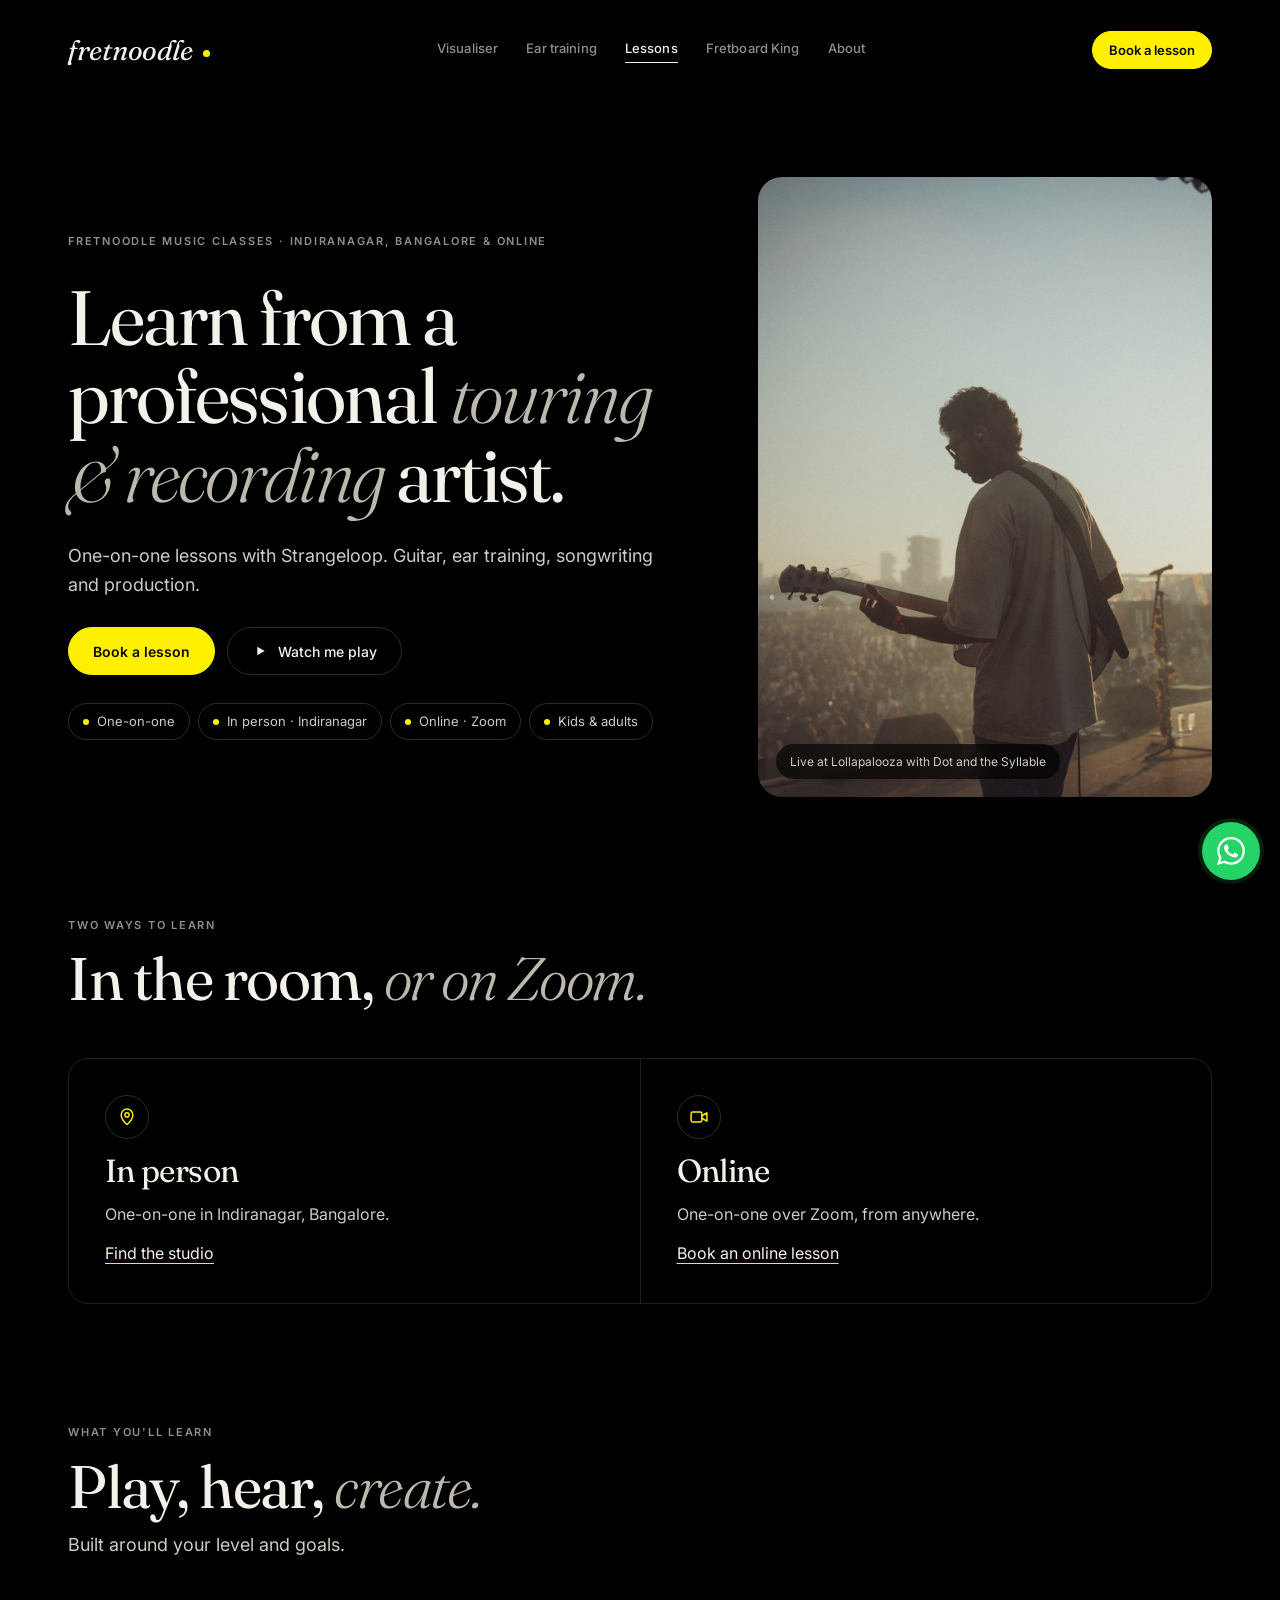
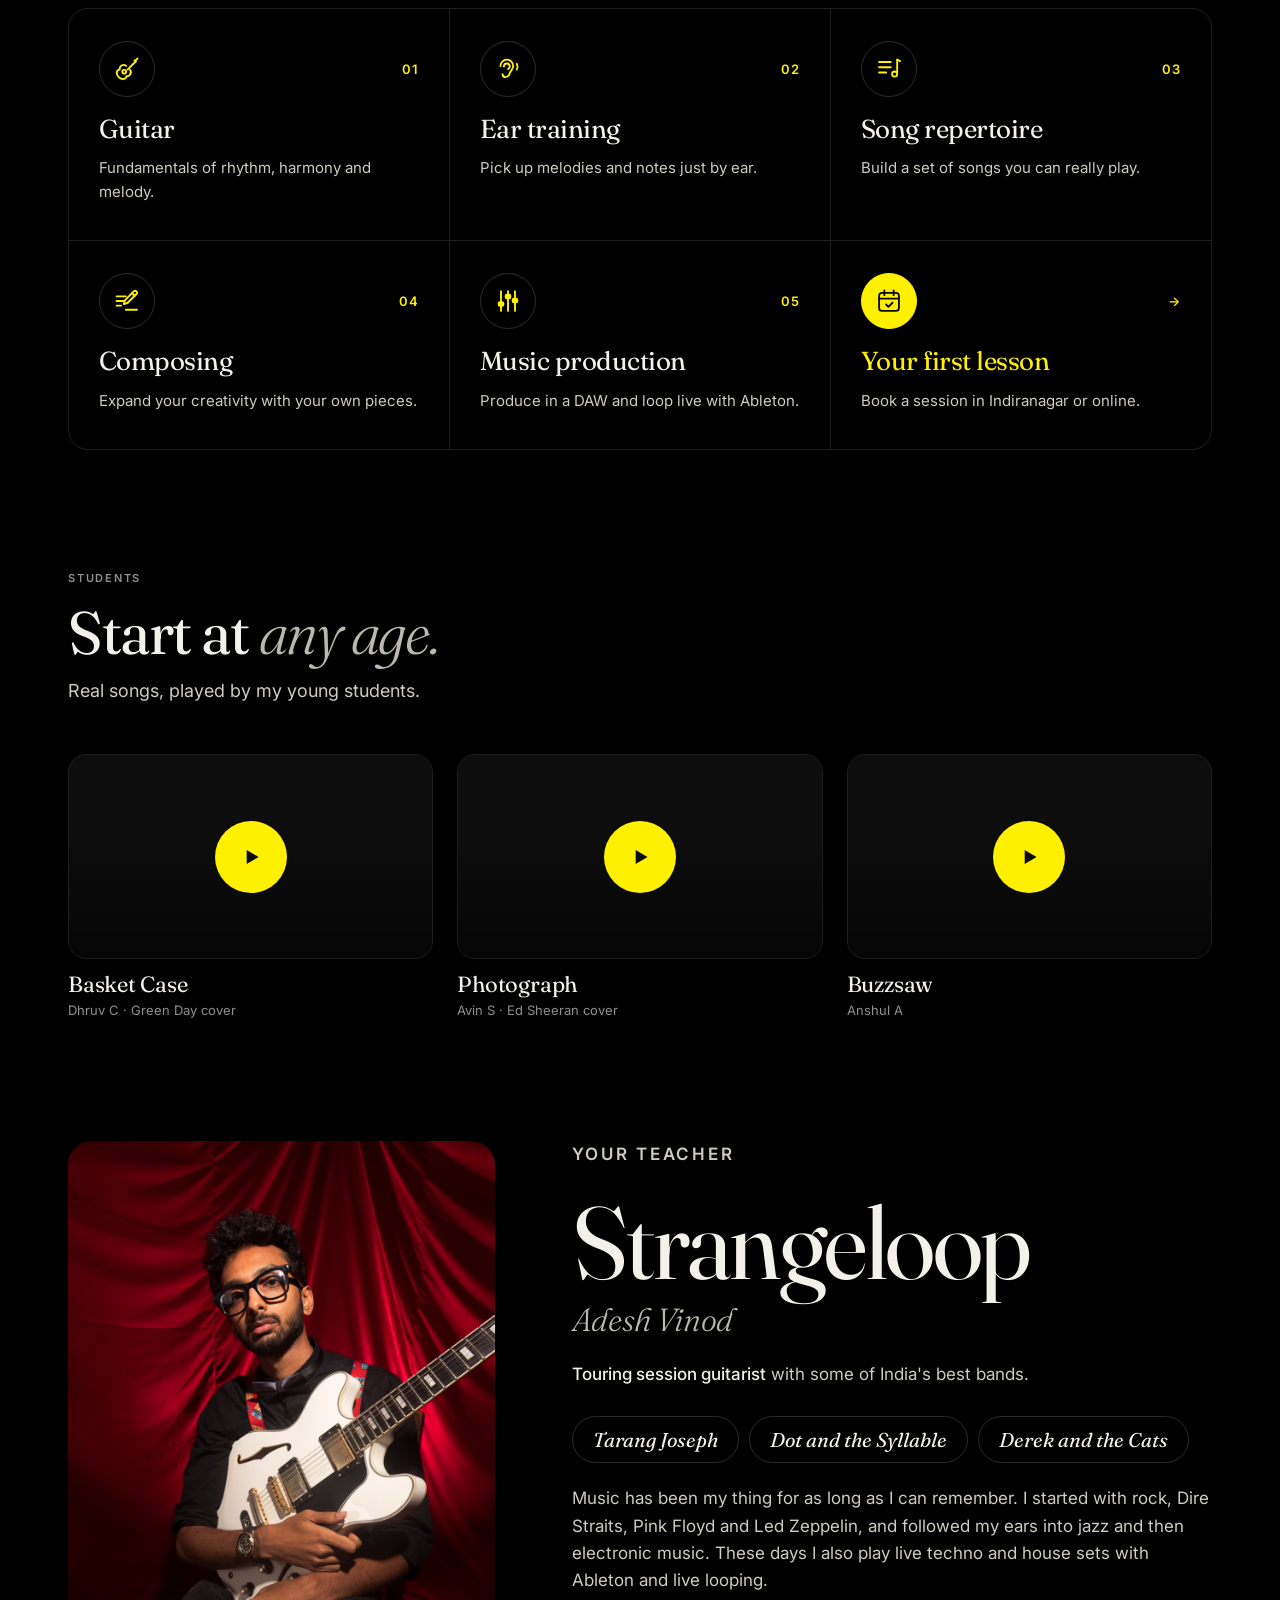
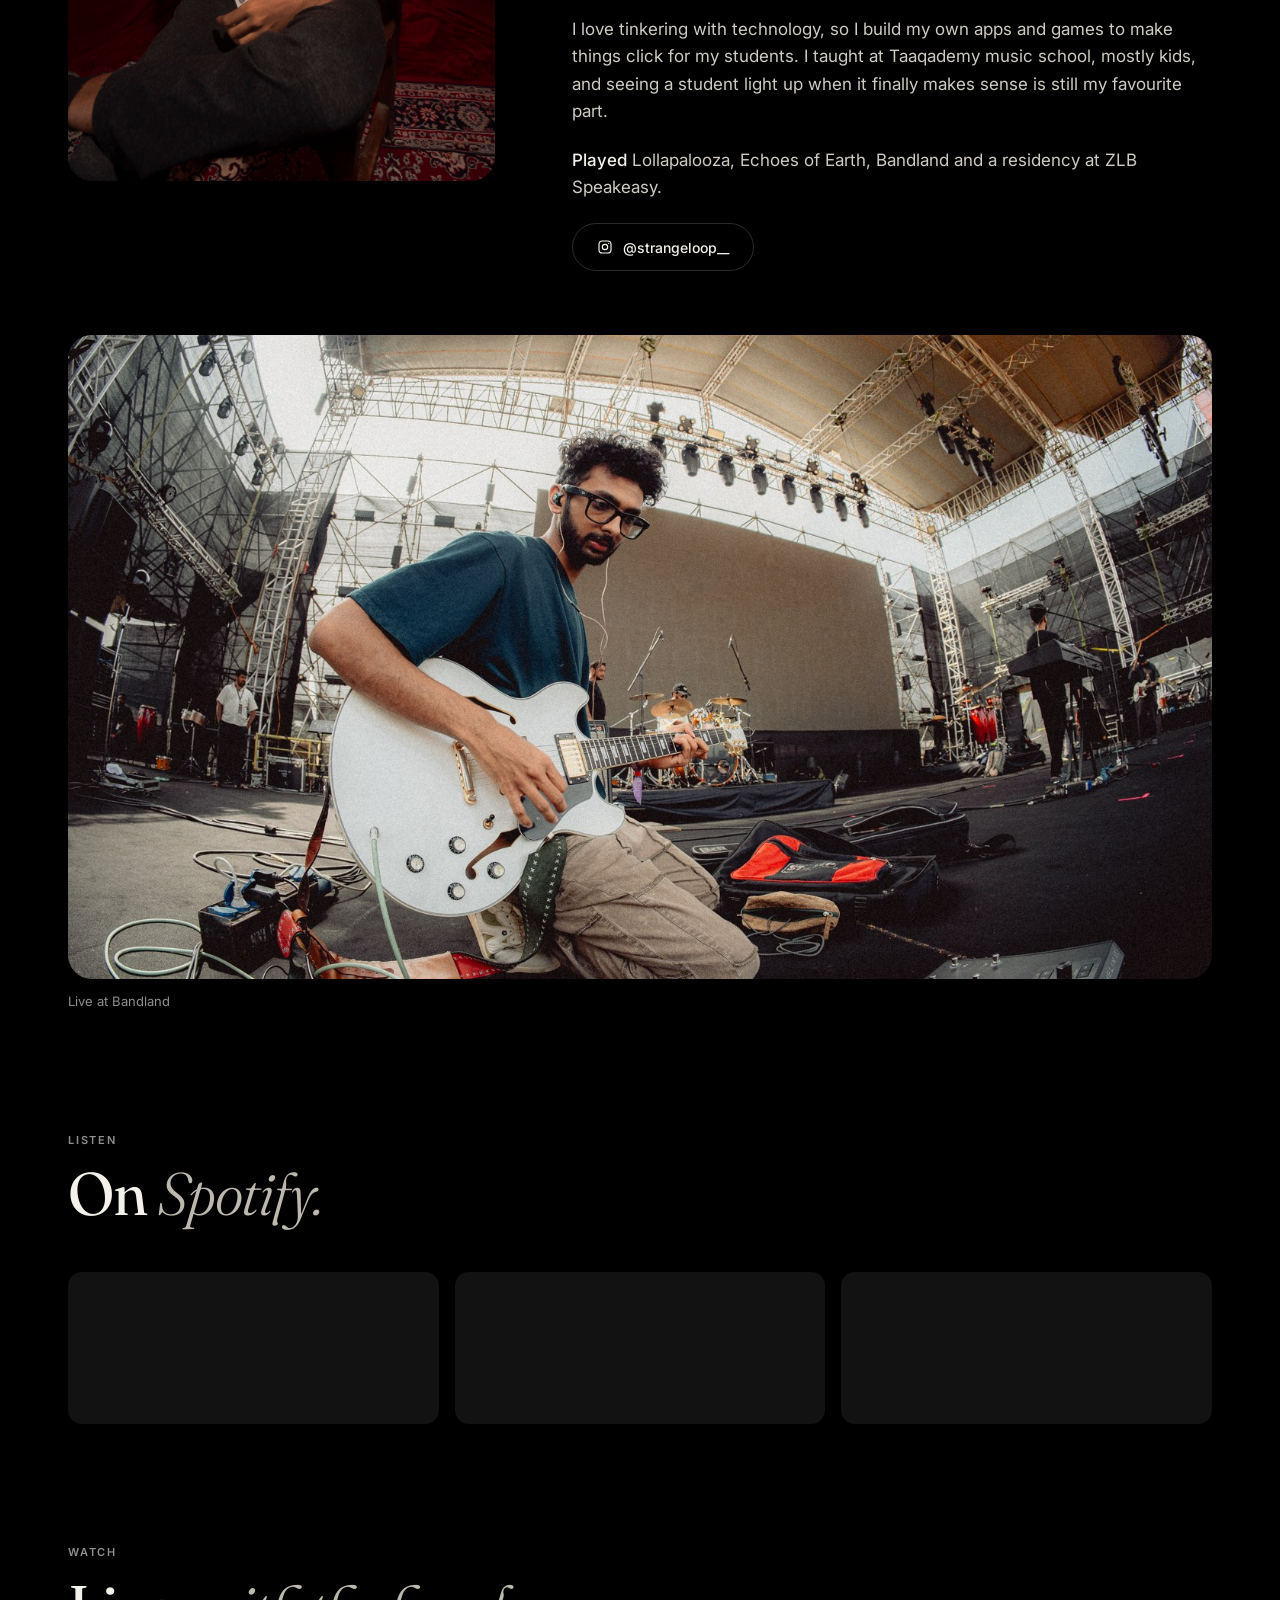
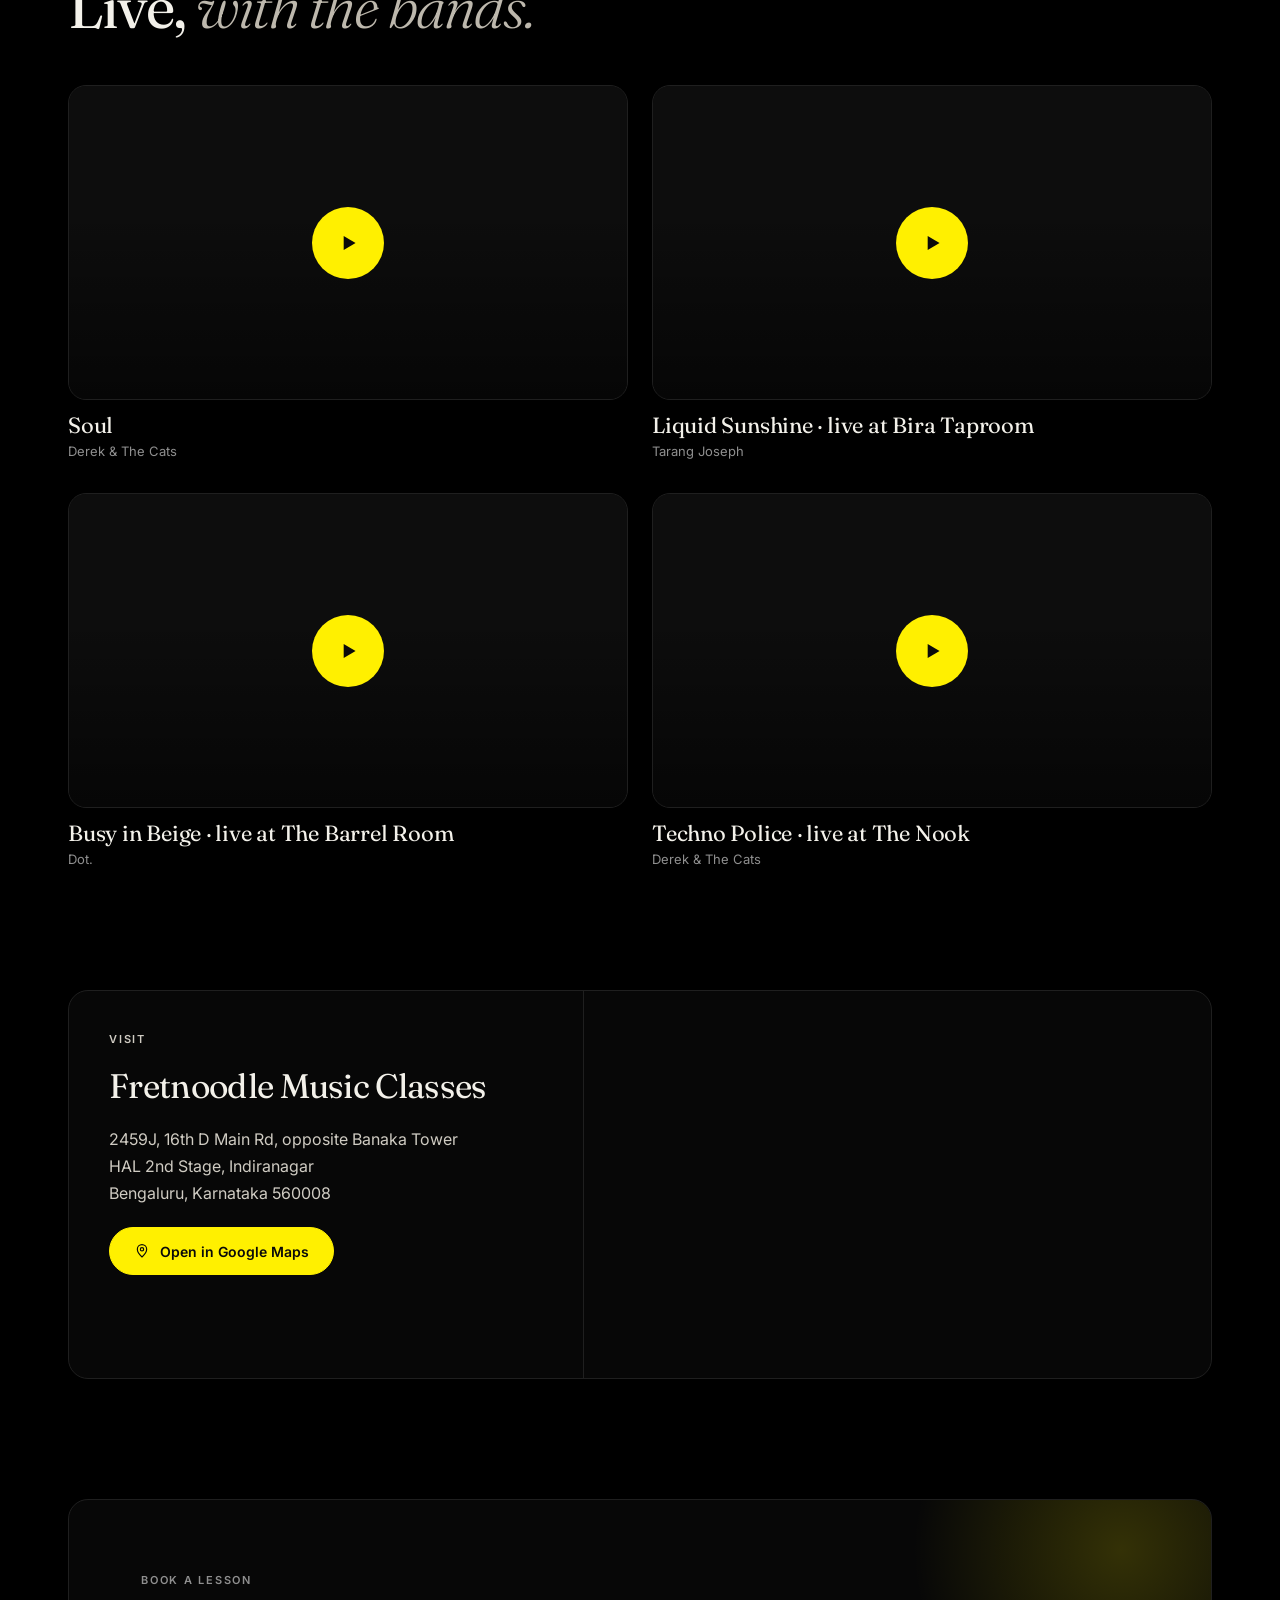
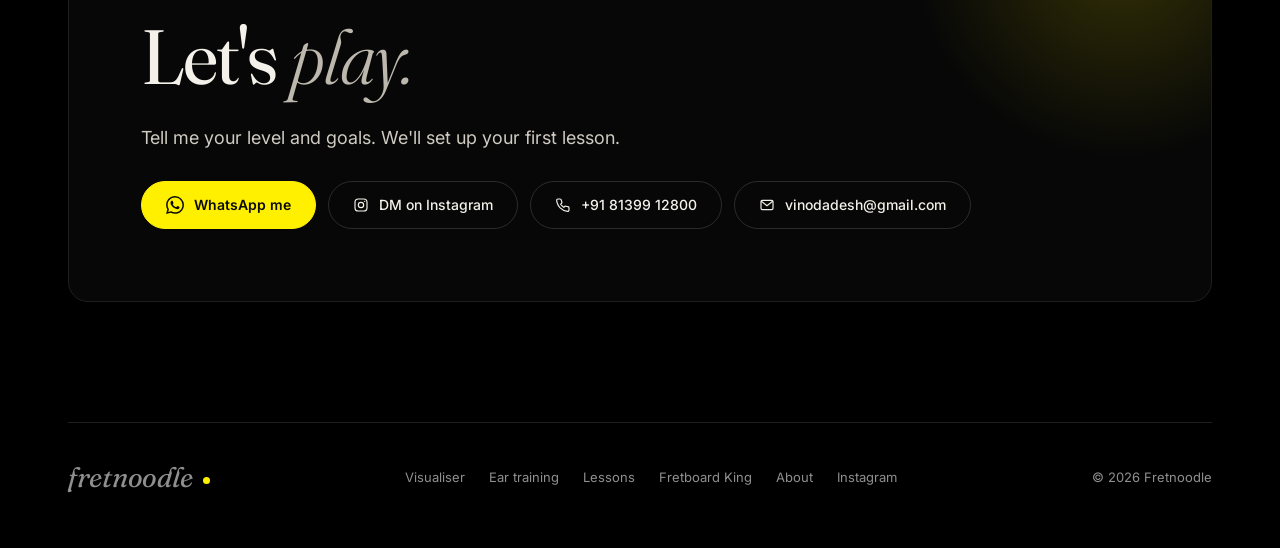
<file: lessons.html>
<!doctype html>
<!--
  Fretnoodle — Lessons

  One-on-one guitar, theory, Ableton live looping and music production
  lessons with Strangeloop, in person at Fretnoodle Music Classes
  (Indiranagar, Bangalore) or online over Zoom. The Google Business listing
  links here.

  Styles: assets/css/site.css · Script: assets/js/site.js

  CONTACT DETAILS live in data-email and data-phone on <section id="contact">
  (phone with country code). site.js builds the WhatsApp, Call and Email
  links from them, including the floating WhatsApp button.
-->
<html lang="en">
<head>
  <meta charset="utf-8">
  <meta name="viewport" content="width=device-width, initial-scale=1">
  <title>Guitar &amp; Music Production Lessons in Indiranagar, Bangalore · Fretnoodle Music Classes</title>
  <meta name="description" content="One-on-one guitar, ear training, songwriting and music production lessons with Strangeloop, a professional touring and recording artist. In person in Indiranagar, Bangalore, or online over Zoom. Kids and adults.">
  <meta property="og:title" content="Lessons with Strangeloop, touring &amp; recording artist · Fretnoodle Music Classes">
  <meta property="og:description" content="One-on-one lessons in Indiranagar, Bangalore and online: guitar, theory, Ableton live looping and production.">
  <meta property="og:image" content="assets/images/strangeloop-crowd.jpg">
  <meta property="og:type" content="website">
  <link rel="icon" type="image/x-icon" href="favicon.ico?v=2">

  <link rel="preconnect" href="https://fonts.googleapis.com">
  <link rel="preconnect" href="https://fonts.gstatic.com" crossorigin>
  <link rel="stylesheet" href="https://fonts.googleapis.com/css2?family=Fraunces:ital,opsz,wght@0,9..144,300..700;1,9..144,300..600&family=Inter:wght@400;500;600&display=swap">
  <link rel="stylesheet" href="assets/css/site.css?v=26">

  <script type="application/ld+json">
  {
    "@context": "https://schema.org",
    "@type": "MusicSchool",
    "name": "Fretnoodle Music Classes",
    "description": "One-on-one guitar, music theory, Ableton live looping and music production lessons, in person and online.",
    "image": "assets/images/strangeloop-crowd.jpg",
    "address": { "@type": "PostalAddress", "streetAddress": "2459J, 16th D Main Rd, opposite Banaka Tower, HAL 2nd Stage, Indiranagar", "addressLocality": "Bengaluru", "addressRegion": "Karnataka", "postalCode": "560008", "addressCountry": "IN" },
    "telephone": "+918139912800",
    "email": "vinodadesh@gmail.com",
    "founder": { "@type": "Person", "name": "Adesh Vinod", "alternateName": "Strangeloop", "jobTitle": "Guitarist and music teacher", "sameAs": ["https://www.instagram.com/strangeloop__/"] },
    "sameAs": ["https://www.instagram.com/strangeloop__/"]
  }
  </script>

  <!-- Google tag (gtag.js) -->
  <script async src="https://www.googletagmanager.com/gtag/js?id=G-CQBNR4ZQDX"></script>
  <script>
    window.dataLayer = window.dataLayer || [];
    function gtag(){dataLayer.push(arguments);}
    gtag('js', new Date());
    gtag('config', 'G-CQBNR4ZQDX');
  </script>
</head>
<body class="page-lessons">
<div class="container">

  <header class="site-header">
    <a class="brand" href="index.html"><span class="brand-word">fretnoodle</span><span class="brand-dot" aria-hidden="true"></span></a>
    <button type="button" class="nav-toggle" aria-expanded="false" aria-controls="siteNav" aria-label="Menu">
      <svg width="22" height="22" viewBox="0 0 24 24" fill="none" stroke="currentColor" stroke-width="1.75" stroke-linecap="round" aria-hidden="true"><path d="M4 7h16M4 12h16M4 17h16"/></svg>
    </button>
    <nav class="site-nav" id="siteNav" aria-label="Main">
      <a href="index.html">Visualiser</a>
      <a href="ear-training.html">Ear training</a>
      <a href="lessons.html" aria-current="page">Lessons</a>
      <a href="fretboard-king.html">Fretboard King</a>
      <a href="about.html">About</a>
    </nav>
    <a class="btn btn-primary btn-small header-cta" href="#contact">Book a lesson</a>
  </header>

  <main>

    <!-- Hero ------------------------------------------------------------ -->
    <section class="hero" aria-labelledby="heroTitle">
      <div class="hero-text">
        <p class="eyebrow">Fretnoodle Music Classes · Indiranagar, Bangalore &amp; online</p>
        <h1 class="display hero-title" id="heroTitle">Learn from a professional <i>touring &amp; recording</i> artist.</h1>
        <p class="lead">One-on-one lessons with Strangeloop. Guitar, ear training, songwriting and production.</p>
        <div class="button-row">
          <a class="btn btn-primary" href="#contact">Book a lesson</a>
          <a class="btn btn-watch" href="#watch">
            <svg width="16" height="16" viewBox="0 0 24 24" fill="currentColor" aria-hidden="true"><path d="M8 5.5v13l11-6.5z"/></svg>
            <span>Watch me play</span>
          </a>
        </div>
        <ul class="chips" aria-label="At a glance">
          <li class="chip"><span class="chip-dot" aria-hidden="true"></span>One-on-one</li>
          <li class="chip"><span class="chip-dot" aria-hidden="true"></span>In person · Indiranagar</li>
          <li class="chip"><span class="chip-dot" aria-hidden="true"></span>Online · Zoom</li>
          <li class="chip"><span class="chip-dot" aria-hidden="true"></span>Kids &amp; adults</li>
        </ul>
      </div>
      <figure class="hero-photo">
        <img src="assets/images/strangeloop-crowd.jpg" alt="Strangeloop playing guitar on a festival stage in front of a large crowd" width="1200" height="1500" fetchpriority="high">
        <figcaption>Live at Lollapalooza with Dot and the Syllable</figcaption>
      </figure>
    </section>

    <!-- Formats --------------------------------------------------------- -->
    <section class="section" aria-labelledby="formatsTitle">
      <div class="section-head">
        <p class="eyebrow">Two ways to learn</p>
        <h2 class="display section-title" id="formatsTitle">In the room, <i>or on Zoom.</i></h2>
      </div>
      <div class="grid-lines formats">
        <article class="format">
          <span class="format-icon" aria-hidden="true">
            <svg width="20" height="20" viewBox="0 0 24 24" fill="none" stroke="currentColor" stroke-width="1.75" stroke-linecap="round" stroke-linejoin="round"><path d="M12 21s-7-6.1-7-11.5a7 7 0 0 1 14 0C19 14.9 12 21 12 21z"/><circle cx="12" cy="9.5" r="2.5"/></svg>
          </span>
          <h3>In person</h3>
          <p>One-on-one in Indiranagar, Bangalore.</p>
          <a class="text-link" href="#visit">Find the studio</a>
        </article>
        <article class="format">
          <span class="format-icon" aria-hidden="true">
            <svg width="20" height="20" viewBox="0 0 24 24" fill="none" stroke="currentColor" stroke-width="1.75" stroke-linecap="round" stroke-linejoin="round"><rect x="2.5" y="6" width="13" height="12" rx="2"/><path d="M15.5 10.5l6-3.5v10l-6-3.5"/></svg>
          </span>
          <h3>Online</h3>
          <p>One-on-one over Zoom, from anywhere.</p>
          <a class="text-link" href="#contact">Book an online lesson</a>
        </article>
      </div>
    </section>

    <!-- Curriculum ------------------------------------------------------ -->
    <section class="section" aria-labelledby="learnTitle">
      <div class="section-head">
        <p class="eyebrow">What you'll learn</p>
        <h2 class="display section-title" id="learnTitle">Play, hear, <i>create.</i></h2>
        <p class="lead">Built around your level and goals.</p>
      </div>
      <div class="grid-lines curriculum">
        <article class="topic">
          <div class="topic-head">
            <span class="topic-icon"><svg width="28" height="28" viewBox="0 0 24 24" fill="none" stroke="currentColor" stroke-width="1.6" stroke-linecap="round" stroke-linejoin="round" aria-hidden="true"><path d="M21 3l-1.6 1.6"/><path d="M18.4 4.6l1 1"/><path d="M19.4 5.6l-6.9 6.9"/><path d="M11.2 9.3a3.6 3.6 0 0 0-4.6.3 3 3 0 0 0-.8 2.7 3.2 3.2 0 0 0-2.6 3.1c0 2.4 2.9 5.3 5.3 5.3a3.2 3.2 0 0 0 3.1-2.6 3 3 0 0 0 2.7-.8 3.6 3.6 0 0 0 .3-4.6"/><circle cx="9.6" cy="14.4" r="1.6"/></svg></span>
            <span class="topic-number">01</span>
          </div>
          <h3>Guitar</h3>
          <p>Fundamentals of rhythm, harmony and melody.</p>
        </article>
        <article class="topic">
          <div class="topic-head">
            <span class="topic-icon"><svg width="28" height="28" viewBox="0 0 24 24" fill="none" stroke="currentColor" stroke-width="1.6" stroke-linecap="round" stroke-linejoin="round" aria-hidden="true"><path d="M5.5 9.5a5.5 5.5 0 0 1 11 0c0 2.7-1.9 3.6-2.7 5.4-.6 1.5-1.2 4.1-3.8 4.1a2.7 2.7 0 0 1-2.7-2.6"/><path d="M8.5 9.8a2.5 2.5 0 0 1 5 0c0 1.1-.8 1.6-1.4 2.3"/><path d="M19.5 7.5c.7 1.3.7 3.7 0 5"/></svg></span>
            <span class="topic-number">02</span>
          </div>
          <h3>Ear training</h3>
          <p>Pick up melodies and notes just by ear.</p>
        </article>
        <article class="topic">
          <div class="topic-head">
            <span class="topic-icon"><svg width="28" height="28" viewBox="0 0 24 24" fill="none" stroke="currentColor" stroke-width="1.6" stroke-linecap="round" stroke-linejoin="round" aria-hidden="true"><path d="M3.5 6h10M3.5 10.5h10M3.5 15h6"/><path d="M19 4v11.5"/><circle cx="16.8" cy="16.3" r="2.2"/><path d="M19 4l2.5 1.2"/></svg></span>
            <span class="topic-number">03</span>
          </div>
          <h3>Song repertoire</h3>
          <p>Build a set of songs you can really play.</p>
        </article>
        <article class="topic">
          <div class="topic-head">
            <span class="topic-icon"><svg width="28" height="28" viewBox="0 0 24 24" fill="none" stroke="currentColor" stroke-width="1.6" stroke-linecap="round" stroke-linejoin="round" aria-hidden="true"><path d="M3 8h8M3 12h6M3 16h4"/><path d="M17.8 3.7a1.6 1.6 0 0 1 2.3 2.3L12.4 13.7l-3.1.9.9-3.1z"/><path d="M16.3 5.2l2.3 2.3"/><path d="M11 19.5h9.5"/></svg></span>
            <span class="topic-number">04</span>
          </div>
          <h3>Composing</h3>
          <p>Expand your creativity with your own pieces.</p>
        </article>
        <article class="topic">
          <div class="topic-head">
            <span class="topic-icon"><svg width="28" height="28" viewBox="0 0 24 24" fill="none" stroke="currentColor" stroke-width="1.6" stroke-linecap="round" stroke-linejoin="round" aria-hidden="true"><path d="M6 3.5v17M12 3.5v17M18 3.5v17"/><rect x="4" y="13" width="4" height="3.2" rx="1" fill="currentColor"/><rect x="10" y="6.5" width="4" height="3.2" rx="1" fill="currentColor"/><rect x="16" y="10" width="4" height="3.2" rx="1" fill="currentColor"/></svg></span>
            <span class="topic-number">05</span>
          </div>
          <h3>Music production</h3>
          <p>Produce in a DAW and loop live with Ableton.</p>
        </article>
        <a class="topic topic-cta" href="#contact">
          <div class="topic-head">
            <span class="topic-icon"><svg width="28" height="28" viewBox="0 0 24 24" fill="none" stroke="currentColor" stroke-width="1.6" stroke-linecap="round" stroke-linejoin="round" aria-hidden="true"><rect x="3.5" y="5" width="17" height="15.5" rx="2.5"/><path d="M3.5 10h17M8 3v4M16 3v4"/><path d="M9.5 15l2 2 3.5-3.5"/></svg></span>
            <span class="topic-number">→</span>
          </div>
          <h3>Your first lesson</h3>
          <p>Book a session in Indiranagar or online.</p>
        </a>
      </div>
    </section>

    <!-- Students: learning at any age ----------------------------------- -->
    <section class="section" id="students" aria-labelledby="studentsTitle">
      <div class="section-head">
        <p class="eyebrow">Students</p>
        <h2 class="display section-title" id="studentsTitle">Start at <i>any age.</i></h2>
        <p class="lead">Real songs, played by my young students.</p>
      </div>
      <div class="videos is-three">
        <figure class="video">
          <div class="video-frame">
            <button type="button" class="video-play" data-youtube="Fvkb4yGMAY0" aria-label="Play Basket Case, Green Day cover, by Dhruv C"><span><svg width="26" height="26" viewBox="0 0 24 24" fill="currentColor" aria-hidden="true"><path d="M8 5.5v13l11-6.5z"/></svg></span></button>
          </div>
          <figcaption><span class="video-title">Basket Case</span><span class="video-band">Dhruv C · Green Day cover</span></figcaption>
        </figure>
        <figure class="video">
          <div class="video-frame">
            <button type="button" class="video-play" data-youtube="8QeFjRtWTy8" aria-label="Play Photograph, Ed Sheeran cover, by Avin S"><span><svg width="26" height="26" viewBox="0 0 24 24" fill="currentColor" aria-hidden="true"><path d="M8 5.5v13l11-6.5z"/></svg></span></button>
          </div>
          <figcaption><span class="video-title">Photograph</span><span class="video-band">Avin S · Ed Sheeran cover</span></figcaption>
        </figure>
        <figure class="video">
          <div class="video-frame">
            <button type="button" class="video-play" data-youtube="i9Gxmc1M98w" aria-label="Play Buzzsaw by Anshul A"><span><svg width="26" height="26" viewBox="0 0 24 24" fill="currentColor" aria-hidden="true"><path d="M8 5.5v13l11-6.5z"/></svg></span></button>
          </div>
          <figcaption><span class="video-title">Buzzsaw</span><span class="video-band">Anshul A</span></figcaption>
        </figure>
      </div>
    </section>

    <!-- Teacher --------------------------------------------------------- -->
    <section class="section" id="teacher" aria-labelledby="teacherTitle">
      <div class="teacher">
        <figure class="teacher-photo">
          <img src="assets/images/strangeloop-portrait.jpg" alt="Portrait of Strangeloop holding a white semi-hollow electric guitar" width="1000" height="1500" loading="lazy">
        </figure>
        <div class="teacher-text">
          <p class="eyebrow">Your teacher</p>
          <div class="name-block">
            <h2 class="display teacher-name" id="teacherTitle">Strangeloop</h2>
            <p class="real-name">Adesh Vinod</p>
          </div>
          <p><strong>Touring session guitarist</strong> with some of India's best bands.</p>
          <ul class="bands" aria-label="Bands">
            <li class="band">Tarang Joseph</li>
            <li class="band">Dot and the Syllable</li>
            <li class="band">Derek and the Cats</li>
          </ul>
          <p>Music has been my thing for as long as I can remember. I started with rock, Dire Straits, Pink Floyd and Led Zeppelin, and followed my ears into jazz and then electronic music. These days I also play live techno and house sets with Ableton and live looping.</p>
          <p>I love tinkering with technology, so I build my own apps and games to make things click for my students. I taught at Taaqademy music school, mostly kids, and seeing a student light up when it finally makes sense is still my favourite part.</p>
          <p><strong>Played</strong> Lollapalooza, Echoes of Earth, Bandland and a residency at ZLB Speakeasy.</p>
          <div class="button-row">
            <a class="btn" href="https://www.instagram.com/strangeloop__/" target="_blank" rel="noopener">
              <svg width="16" height="16" viewBox="0 0 24 24" fill="none" stroke="currentColor" stroke-width="1.75" aria-hidden="true"><rect x="3" y="3" width="18" height="18" rx="5"/><circle cx="12" cy="12" r="4"/><circle cx="17.5" cy="6.5" r="1" fill="currentColor" stroke="none"/></svg>
              @strangeloop__
            </a>
          </div>
        </div>
      </div>

      <figure class="wide-photo">
        <img src="assets/images/strangeloop-stage.jpg" alt="Strangeloop kneeling on a festival stage with his guitar before a show" width="1500" height="1000" loading="lazy">
        <figcaption>Live at Bandland</figcaption>
      </figure>
    </section>

    <!-- Listen ---------------------------------------------------------- -->
    <section class="section" id="listen" aria-labelledby="listenTitle">
      <div class="section-head">
        <p class="eyebrow">Listen</p>
        <h2 class="display section-title" id="listenTitle">On <i>Spotify.</i></h2>
      </div>
      <div class="tracks">
        <iframe title="Irresistable on Spotify" src="https://open.spotify.com/embed/track/6d8cV8W8haRmxL6HJ8miiX?utm_source=generator&amp;theme=0" allow="clipboard-write; encrypted-media; fullscreen; picture-in-picture" loading="lazy"></iframe>
        <iframe title="summerlovin on Spotify" src="https://open.spotify.com/embed/track/1py8E9GjG57eGeCOSt3IWP?utm_source=generator&amp;theme=0" allow="clipboard-write; encrypted-media; fullscreen; picture-in-picture" loading="lazy"></iframe>
        <iframe title="Breezy on Spotify" src="https://open.spotify.com/embed/track/38qnRfgshCZNofTD5vrsgB?utm_source=generator&amp;theme=0" allow="clipboard-write; encrypted-media; fullscreen; picture-in-picture" loading="lazy"></iframe>
      </div>
    </section>

    <!-- Watch ----------------------------------------------------------- -->
    <section class="section" id="watch" aria-labelledby="watchTitle">
      <div class="section-head">
        <p class="eyebrow">Watch</p>
        <h2 class="display section-title" id="watchTitle">Live, <i>with the bands.</i></h2>
      </div>
      <div class="videos">
        <figure class="video">
          <div class="video-frame">
            <button type="button" class="video-play" data-youtube="9fj053LZE0A" aria-label="Play Soul by Derek &amp; The Cats"><span><svg width="26" height="26" viewBox="0 0 24 24" fill="currentColor" aria-hidden="true"><path d="M8 5.5v13l11-6.5z"/></svg></span></button>
          </div>
          <figcaption><span class="video-title">Soul</span><span class="video-band">Derek &amp; The Cats</span></figcaption>
        </figure>
        <figure class="video">
          <div class="video-frame">
            <button type="button" class="video-play" data-youtube="duBes1hFr6o" aria-label="Play Liquid Sunshine, live at Bira Taproom, by Tarang Joseph"><span><svg width="26" height="26" viewBox="0 0 24 24" fill="currentColor" aria-hidden="true"><path d="M8 5.5v13l11-6.5z"/></svg></span></button>
          </div>
          <figcaption><span class="video-title">Liquid Sunshine · live at Bira Taproom</span><span class="video-band">Tarang Joseph</span></figcaption>
        </figure>
        <figure class="video">
          <div class="video-frame">
            <button type="button" class="video-play" data-youtube="9vmeW5LrV00" aria-label="Play Busy in Beige, live at The Barrel Room, by Dot."><span><svg width="26" height="26" viewBox="0 0 24 24" fill="currentColor" aria-hidden="true"><path d="M8 5.5v13l11-6.5z"/></svg></span></button>
          </div>
          <figcaption><span class="video-title">Busy in Beige · live at The Barrel Room</span><span class="video-band">Dot.</span></figcaption>
        </figure>
        <figure class="video">
          <div class="video-frame">
            <button type="button" class="video-play" data-youtube="CtDG2sp8QDw" aria-label="Play Techno Police, live at The Nook, by Derek &amp; The Cats"><span><svg width="26" height="26" viewBox="0 0 24 24" fill="currentColor" aria-hidden="true"><path d="M8 5.5v13l11-6.5z"/></svg></span></button>
          </div>
          <figcaption><span class="video-title">Techno Police · live at The Nook</span><span class="video-band">Derek &amp; The Cats</span></figcaption>
        </figure>
      </div>
    </section>

    <!-- Visit ----------------------------------------------------------- -->
    <section class="section" id="visit" aria-labelledby="visitTitle">
      <div class="panel visit">
        <div class="visit-text">
          <p class="eyebrow">Visit</p>
          <h3 id="visitTitle">Fretnoodle Music Classes</h3>
          <address class="visit-address">2459J, 16th D Main Rd, opposite Banaka Tower<br>HAL 2nd Stage, Indiranagar<br>Bengaluru, Karnataka 560008</address>
          <div class="button-row">
            <a class="btn btn-primary" href="https://share.google/u0l1IwvbuTHLaeEEd" target="_blank" rel="noopener">
              <svg width="16" height="16" viewBox="0 0 24 24" fill="none" stroke="currentColor" stroke-width="1.75" stroke-linecap="round" stroke-linejoin="round" aria-hidden="true"><path d="M12 21s-7-6.1-7-11.5a7 7 0 0 1 14 0C19 14.9 12 21 12 21z"/><circle cx="12" cy="9.5" r="2.5"/></svg>
              Open in Google Maps
            </a>
          </div>
        </div>
        <div class="visit-map">
          <iframe title="Map of Fretnoodle Music Classes, Indiranagar" src="https://www.google.com/maps?q=FretNoodle+Music+lessons,+Indiranagar,+Bengaluru&amp;output=embed" loading="lazy" referrerpolicy="no-referrer-when-downgrade"></iframe>
        </div>
      </div>
    </section>

    <!-- Contact --------------------------------------------------------- -->
    <section class="section" id="contact" aria-labelledby="contactTitle" data-email="vinodadesh@gmail.com" data-phone="+918139912800">
      <div class="panel contact">
        <p class="eyebrow">Book a lesson</p>
        <h2 class="display contact-title" id="contactTitle">Let's <i>play.</i></h2>
        <p class="lead">Tell me your level and goals. We'll set up your first lesson.</p>
        <div class="button-row">
          <a class="btn btn-primary" data-contact="whatsapp" target="_blank" rel="noopener" hidden>
            <svg width="18" height="18" viewBox="0 0 24 24" fill="currentColor" aria-hidden="true"><path d="M17.47 14.38c-.3-.15-1.76-.87-2.03-.97-.27-.1-.47-.15-.67.15-.2.3-.77.97-.94 1.16-.17.2-.35.22-.64.08-.3-.15-1.26-.46-2.39-1.48-.88-.79-1.48-1.76-1.65-2.06-.17-.3-.02-.46.13-.6.13-.14.3-.35.45-.52.15-.18.2-.3.3-.5.1-.2.05-.37-.03-.52-.07-.15-.67-1.61-.92-2.2-.24-.58-.49-.5-.67-.51h-.57c-.2 0-.52.07-.8.37-.27.3-1.04 1.02-1.04 2.48 0 1.46 1.07 2.88 1.21 3.07.15.2 2.1 3.2 5.08 4.49.71.31 1.26.49 1.7.63.71.22 1.36.19 1.87.12.57-.09 1.76-.72 2-1.41.25-.7.25-1.29.18-1.41-.08-.13-.27-.2-.57-.35m-5.42 7.4h-.01a9.87 9.87 0 0 1-5.03-1.38l-.36-.21-3.74.98 1-3.65-.24-.37a9.86 9.86 0 0 1-1.51-5.26c0-5.45 4.44-9.88 9.89-9.88 2.64 0 5.12 1.03 6.99 2.9a9.83 9.83 0 0 1 2.89 6.99c0 5.45-4.44 9.88-9.88 9.88m8.41-18.3A11.82 11.82 0 0 0 12.05 0C5.5 0 .16 5.34.16 11.89c0 2.1.55 4.14 1.59 5.95L.06 24l6.3-1.65a11.88 11.88 0 0 0 5.68 1.45h.01c6.55 0 11.89-5.34 11.89-11.89a11.82 11.82 0 0 0-3.48-8.41z"/></svg>
            WhatsApp me
          </a>
          <a class="btn" href="https://www.instagram.com/strangeloop__/" target="_blank" rel="noopener">
            <svg width="16" height="16" viewBox="0 0 24 24" fill="none" stroke="currentColor" stroke-width="1.75" aria-hidden="true"><rect x="3" y="3" width="18" height="18" rx="5"/><circle cx="12" cy="12" r="4"/><circle cx="17.5" cy="6.5" r="1" fill="currentColor" stroke="none"/></svg>
            DM on Instagram
          </a>
          <a class="btn" data-contact="phone" hidden>
            <svg width="16" height="16" viewBox="0 0 24 24" fill="none" stroke="currentColor" stroke-width="1.75" stroke-linecap="round" stroke-linejoin="round" aria-hidden="true"><path d="M21 16.5v3a2 2 0 0 1-2.2 2A18 18 0 0 1 2.5 5.2 2 2 0 0 1 4.5 3h3a2 2 0 0 1 2 1.7c.1 1 .4 1.9.7 2.8a2 2 0 0 1-.5 2.1L8.5 10.8a15 15 0 0 0 4.7 4.7l1.2-1.2a2 2 0 0 1 2.1-.5c.9.3 1.8.6 2.8.7a2 2 0 0 1 1.7 2z"/></svg>
            +91 81399 12800
          </a>
          <a class="btn" data-contact="email" hidden>
            <svg width="16" height="16" viewBox="0 0 24 24" fill="none" stroke="currentColor" stroke-width="1.75" stroke-linecap="round" stroke-linejoin="round" aria-hidden="true"><rect x="3" y="5" width="18" height="14" rx="2"/><path d="M3.5 6.5L12 13l8.5-6.5"/></svg>
            vinodadesh@gmail.com
          </a>
        </div>
      </div>
    </section>

  </main>

  <!-- Floating WhatsApp button (link set by site.js from #contact) -->
  <a class="whatsapp-float is-away" data-contact="whatsapp" target="_blank" rel="noopener" aria-label="Message Strangeloop on WhatsApp" hidden>
    <svg width="28" height="28" viewBox="0 0 24 24" fill="currentColor" aria-hidden="true"><path d="M17.47 14.38c-.3-.15-1.76-.87-2.03-.97-.27-.1-.47-.15-.67.15-.2.3-.77.97-.94 1.16-.17.2-.35.22-.64.08-.3-.15-1.26-.46-2.39-1.48-.88-.79-1.48-1.76-1.65-2.06-.17-.3-.02-.46.13-.6.13-.14.3-.35.45-.52.15-.18.2-.3.3-.5.1-.2.05-.37-.03-.52-.07-.15-.67-1.61-.92-2.2-.24-.58-.49-.5-.67-.51h-.57c-.2 0-.52.07-.8.37-.27.3-1.04 1.02-1.04 2.48 0 1.46 1.07 2.88 1.21 3.07.15.2 2.1 3.2 5.08 4.49.71.31 1.26.49 1.7.63.71.22 1.36.19 1.87.12.57-.09 1.76-.72 2-1.41.25-.7.25-1.29.18-1.41-.08-.13-.27-.2-.57-.35m-5.42 7.4h-.01a9.87 9.87 0 0 1-5.03-1.38l-.36-.21-3.74.98 1-3.65-.24-.37a9.86 9.86 0 0 1-1.51-5.26c0-5.45 4.44-9.88 9.89-9.88 2.64 0 5.12 1.03 6.99 2.9a9.83 9.83 0 0 1 2.89 6.99c0 5.45-4.44 9.88-9.88 9.88m8.41-18.3A11.82 11.82 0 0 0 12.05 0C5.5 0 .16 5.34.16 11.89c0 2.1.55 4.14 1.59 5.95L.06 24l6.3-1.65a11.88 11.88 0 0 0 5.68 1.45h.01c6.55 0 11.89-5.34 11.89-11.89a11.82 11.82 0 0 0-3.48-8.41z"/></svg>
  </a>

  <footer class="site-footer">
    <a class="brand" href="index.html"><span class="brand-word">fretnoodle</span><span class="brand-dot" aria-hidden="true"></span></a>
    <nav aria-label="Footer">
      <a href="index.html">Visualiser</a>
      <a href="ear-training.html">Ear training</a>
      <a href="lessons.html">Lessons</a>
      <a href="fretboard-king.html">Fretboard King</a>
      <a href="about.html">About</a>
      <a href="https://www.instagram.com/strangeloop__/" target="_blank" rel="noopener">Instagram</a>
    </nav>
    <span>© <span data-year></span> Fretnoodle</span>
  </footer>

</div>
<script src="assets/js/site.js?v=3"></script>
</body>
</html>
</file>
<file: assets/css/fretboard-visualiser.css>
/*
 * Fretnoodle — Fretboard Visualiser
 * Styles for index.html (the visualiser).
 *
 * Values follow the Fretnoodle Visualiser design handoff (sections 3–6).
 * The accent colour and dot transition time are CSS variables so the
 * script can change them at runtime.
 *
 * Contents
 *   1. Tokens and base
 *   2. Shared controls (buttons, switches, segmented control, sliders)
 *   3. Header
 *   4. Chord hero and transport
 *   5. Full map bar and paint toolbar
 *   6. Fretboard
 *   7. Progression and chord picker
 *   8. Settings panel
 *   9. Tutorial
 *  10. Session menu and toast
 *  11. Responsive
 */

/* 1. Tokens and base ------------------------------------------------------ */

:root {
  --accent: #FFF000;
  --dot-transition: 350ms;   /* set from the Motion slider */
}

* { box-sizing: border-box; }

body {
  margin: 0;
  background: #000;
  color: #f3f1ea;
  font-family: Inter, system-ui, sans-serif;
  -webkit-font-smoothing: antialiased;
}

a { color: #f3f1ea; }
a:hover { color: #ffffff; }

button { font: inherit; cursor: pointer; color: inherit; }
button:focus-visible,
a:focus-visible { outline: 2px solid var(--accent); outline-offset: 3px; }

[hidden] { display: none !important; }

.page { min-height: 100vh; }
.container { max-width: 1360px; margin: 0 auto; padding: 0 clamp(16px, 4vw, 48px) 72px; }

.eyebrow {
  margin: 0;
  font-size: 11px;
  font-weight: 600;
  letter-spacing: .16em;
  text-transform: uppercase;
  color: #8f8f8f;
}

.hint { font-size: 12px; line-height: 1.5; color: #8f8f8f; }

/* 2. Shared controls ------------------------------------------------------ */

/* Range sliders */
input[type=range] {
  -webkit-appearance: none;
  appearance: none;
  width: 100%;
  height: 28px;
  margin: 0;
  background: transparent;
  cursor: pointer;
}
input[type=range]::-webkit-slider-runnable-track { height: 2px; background: #2b2b2b; border-radius: 2px; }
input[type=range]::-webkit-slider-thumb {
  -webkit-appearance: none;
  appearance: none;
  width: 16px;
  height: 16px;
  margin-top: -7px;
  border: 0;
  border-radius: 50%;
  background: #f3f1ea;
}
input[type=range]::-moz-range-track { height: 2px; background: #2b2b2b; border-radius: 2px; }
input[type=range]::-moz-range-thumb { width: 16px; height: 16px; border: 0; border-radius: 50%; background: #f3f1ea; }
input[type=range]:focus-visible { outline: none; }
input[type=range]:focus-visible::-webkit-slider-thumb { box-shadow: 0 0 0 5px rgba(255, 240, 0, .3); }
input[type=range]:focus-visible::-moz-range-thumb { box-shadow: 0 0 0 5px rgba(255, 240, 0, .3); }

/* Pill with an outline (Stream mode, Paint) */
.btn-pill {
  display: flex;
  align-items: center;
  gap: 8px;
  min-height: 44px;
  padding: 0 18px;
  border: 1px solid #262626;
  border-radius: 999px;
  background: transparent;
  color: #cfcbc2;
  font-size: 13px;
  font-weight: 500;
}
.btn-pill[aria-pressed=true] { border-color: #f3f1ea; color: #f3f1ea; }

.btn-outline {
  min-height: 44px;
  padding: 0 20px;
  border: 1px solid #262626;
  border-radius: 999px;
  background: transparent;
  color: #cfcbc2;
  font-size: 13px;
  font-weight: 500;
}

.btn-primary {
  min-height: 44px;
  padding: 0 22px;
  border: 0;
  border-radius: 999px;
  background: var(--accent);
  color: #0a0a0a;
  font-size: 13px;
  font-weight: 600;
}

.btn-small {
  min-height: 32px;
  padding: 0 14px;
  border: 1px solid #262626;
  border-radius: 999px;
  background: transparent;
  color: #cfcbc2;
  font-size: 13px;
  font-weight: 500;
}

/* 32px round − / + stepper button */
.btn-step {
  width: 32px;
  height: 32px;
  padding: 0;
  border: 1px solid #262626;
  border-radius: 50%;
  background: transparent;
  color: #f3f1ea;
  font-size: 16px;
  line-height: 1;
}

.btn-link {
  min-height: 32px;
  padding: 0 4px;
  border: 0;
  background: transparent;
  color: #a9a59c;
  font-size: 13px;
  text-decoration: underline;
  text-underline-offset: 4px;
  text-decoration-color: #3a3a3a;
}
.btn-link.is-standalone { align-self: flex-start; }

/* Small switch: the whole row is a role="switch" button */
.switch {
  display: flex;
  align-items: center;
  justify-content: space-between;
  gap: 12px;
  min-height: 44px;
  padding: 0;
  border: 0;
  background: transparent;
  color: #cfcbc2;
  font-size: 13px;
  text-align: left;
}
.switch .switch-track {
  position: relative;
  flex: none;
  width: 38px;
  height: 22px;
  border-radius: 999px;
  background: #2b2b2b;
  transition: background 200ms;
}
.switch .switch-knob {
  position: absolute;
  top: 3px;
  left: 3px;
  width: 16px;
  height: 16px;
  border-radius: 50%;
  background: #9a968d;
  transition: transform 200ms, background 200ms;
}
.switch[aria-checked=true] .switch-track { background: var(--accent); }
.switch[aria-checked=true] .switch-knob { background: #0a0a0a; transform: translateX(16px); }

/* Segmented control (Intervals / Notes, Thin / Thick) */
.segmented {
  display: flex;
  align-self: flex-start;
  padding: 3px;
  border: 1px solid #262626;
  border-radius: 999px;
}
.segmented button {
  min-height: 38px;
  padding: 0 16px;
  border: 0;
  border-radius: 999px;
  background: transparent;
  color: #9a968d;
  font-size: 13px;
  font-weight: 500;
  transition: background 200ms, color 200ms;
}
.segmented button[aria-pressed=true] { background: #f3f1ea; color: #0a0a0a; }

/* Label · − · value · + */
.stepper { display: flex; align-items: center; gap: 6px; }
.stepper-value {
  min-width: 18px;
  text-align: center;
  color: #f3f1ea;
  font-family: Fraunces, Georgia, serif;
  font-size: 17px;
}
.stepper-value.is-wide { min-width: 24px; }   /* fits "+11" */

/* 3. Header --------------------------------------------------------------- */

.site-header {
  display: flex;
  flex-wrap: wrap;
  align-items: center;
  justify-content: space-between;
  gap: 16px 32px;
  padding: 28px 0 8px;
}

.header-start { display: flex; align-items: center; gap: 18px; }
.header-end { display: flex; align-items: center; gap: 10px; }

.brand { display: flex; align-items: center; gap: 10px; color: #f3f1ea; text-decoration: none; }
.brand-word {
  font-family: Fraunces, Georgia, serif;
  font-style: italic;
  font-weight: 400;
  font-size: 28px;
  letter-spacing: -.01em;
}
.brand-dot { width: 7px; height: 7px; margin-top: 6px; border-radius: 50%; background: var(--accent); }

.site-nav { display: flex; flex-wrap: wrap; gap: 4px 28px; font-size: 13px; font-weight: 500; letter-spacing: .01em; }
.site-header { position: relative; }
.nav-toggle { display: none; }   /* phones only (see the end of this file) */
.site-nav a { padding-bottom: 3px; color: #8f8f8f; text-decoration: none; }
.site-nav a[aria-current=page] { color: #f3f1ea; border-bottom: 1px solid #f3f1ea; }

/* 4. Chord hero and transport --------------------------------------------- */

.hero {
  display: flex;
  flex-wrap: wrap;
  align-items: flex-end;
  justify-content: space-between;
  gap: 32px;
  padding: 48px 0 36px;
}
.hero-main { display: flex; flex-direction: column; gap: 20px; min-width: 0; }

.chord-name {
  margin: 0;
  font-family: Fraunces, Georgia, serif;
  font-weight: 300;
  font-size: clamp(72px, 9vw, 128px);
  line-height: .85;
  letter-spacing: -.045em;
  color: #f3f1ea;
}
.chord-name .chord-quality {
  margin-left: .12em;
  font-style: italic;
  font-weight: 300;
  font-size: .5em;
  letter-spacing: -.02em;
  color: #bdb8ad;
}

.tone-chips { display: flex; flex-wrap: wrap; gap: 8px; }
.tone-chip {
  display: flex;
  align-items: center;
  gap: 10px;
  padding: 7px 14px 7px 8px;
  border: 1px solid #1f1f1f;
  border-radius: 999px;
}
.tone-chip-interval {
  display: flex;
  align-items: center;
  justify-content: center;
  width: 26px;
  height: 26px;
  border-radius: 50%;
  color: #0a0a0a;
  font-family: Fraunces, Georgia, serif;
  font-weight: 700;
  font-size: 11px;
}
.tone-chip.is-excluded .tone-chip-interval { opacity: .3; }
.tone-chip-note { font-family: Fraunces, Georgia, serif; font-size: 17px; color: #e7e3d9; }

.hero-transport { display: flex; flex-direction: column; align-items: flex-end; gap: 14px; }
.transport-buttons { display: flex; align-items: center; gap: 14px; }

.btn-circle {
  display: flex;
  align-items: center;
  justify-content: center;
  width: 48px;
  height: 48px;
  border: 1px solid #262626;
  border-radius: 50%;
  background: transparent;
  color: #f3f1ea;
}
.btn-play {
  display: flex;
  align-items: center;
  justify-content: center;
  width: 68px;
  height: 68px;
  border: 0;
  border-radius: 50%;
  background: var(--accent);
  color: #0a0a0a;
}

.meter { display: flex; align-items: center; gap: 14px; font-size: 12px; letter-spacing: .04em; color: #8f8f8f; }
.beat-dots { display: flex; gap: 6px; }
.beat-dots span { width: 6px; height: 6px; border-radius: 50%; background: #2b2b2b; transition: background 80ms; }
.beat-dots span.is-on { background: var(--accent); }

/* 5. Full map bar and paint toolbar --------------------------------------- */

.map-bar {
  display: flex;
  flex-wrap: wrap;
  align-items: center;
  justify-content: space-between;
  gap: 16px 24px;
  padding: 22px 0;
  border-top: 1px solid #1a1a1a;
}
.map-bar-text-group { display: flex; align-items: center; gap: 14px; min-width: 0; }
.map-bar-controls { display: flex; flex-wrap: wrap; align-items: center; gap: 12px; }

.map-legend-dot {
  flex: none;
  width: 22px;
  height: 22px;
  border-radius: 50%;
  background: var(--accent);
  box-shadow: 0 0 0 0 rgba(255, 255, 255, 0);
  transition: box-shadow 200ms;
}
.map-legend-dot.is-ringed { box-shadow: 0 0 0 3px #ffffff; }

.map-bar-text { display: flex; flex-direction: column; gap: 3px; min-width: 0; }
.map-bar-title { font-family: Fraunces, Georgia, serif; font-size: 20px; letter-spacing: -.01em; color: #f3f1ea; }
.map-bar-caption { font-size: 13px; color: #8f8f8f; }

/* Full map: the hero control */
.full-map-switch {
  display: flex;
  align-items: center;
  gap: 14px;
  min-height: 60px;
  padding: 0 12px 0 26px;
  border: 1.5px solid var(--accent);
  border-radius: 999px;
  background: transparent;
  color: var(--accent);
  font-size: 15px;
  font-weight: 600;
  letter-spacing: .01em;
  transition: background 220ms, color 220ms;
}
.full-map-switch .switch-track {
  position: relative;
  flex: none;
  width: 46px;
  height: 28px;
  border-radius: 999px;
  background: #2b2b2b;
  transition: background 220ms;
}
.full-map-switch .switch-knob {
  position: absolute;
  top: 4px;
  left: 4px;
  width: 20px;
  height: 20px;
  border-radius: 50%;
  background: #9a968d;
  transition: transform 220ms cubic-bezier(.2, .9, .25, 1.1), background 220ms;
}
/* While Full map is off, the switch (border, label and icon) breathes to invite a click */
.full-map-switch[aria-checked=false] { animation: full-map-glow 2.4s ease-in-out infinite; }
.full-map-switch[aria-checked=false] > svg { animation: full-map-icon-glow 2.4s ease-in-out infinite; }
@keyframes full-map-glow {
  0%, 100% {
    box-shadow: 0 0 0 0 rgba(255, 240, 0, 0), 0 0 10px 0 rgba(255, 240, 0, .22);
    text-shadow: 0 0 4px rgba(255, 240, 0, .35);
  }
  50% {
    box-shadow: 0 0 0 5px rgba(255, 240, 0, .16), 0 0 40px 6px rgba(255, 240, 0, .5);
    text-shadow: 0 0 8px rgba(255, 240, 0, .95), 0 0 20px rgba(255, 240, 0, .7);
  }
}
@keyframes full-map-icon-glow {
  0%, 100% { filter: drop-shadow(0 0 2px rgba(255, 240, 0, .4)); }
  50%      { filter: drop-shadow(0 0 6px rgba(255, 240, 0, .95)); }
}
@media (prefers-reduced-motion: reduce) {
  .full-map-switch[aria-checked=false],
  .full-map-switch[aria-checked=false] > svg { animation: none; }
  .full-map-switch[aria-checked=false] {
    box-shadow: 0 0 0 4px rgba(255, 240, 0, .14), 0 0 30px 4px rgba(255, 240, 0, .45);
    text-shadow: 0 0 8px rgba(255, 240, 0, .8);
  }
}
.full-map-switch[aria-checked=true] { background: var(--accent); color: #0a0a0a; }
.full-map-switch[aria-checked=true] .switch-track { background: #0a0a0a; }
.full-map-switch[aria-checked=true] .switch-knob { background: var(--accent); transform: translateX(18px); }

/* Paint toolbar (visible in paint mode) */
.paint-toolbar {
  display: flex;
  flex-wrap: wrap;
  align-items: center;
  gap: 12px 22px;
  padding: 0 0 22px;
  font-size: 13px;
  color: #a9a59c;
}
.paint-toolbar .switch { min-height: 32px; }
.brush-colors { display: flex; align-items: center; gap: 8px; }
.brush-color { width: 32px; height: 32px; padding: 0; border: 0; border-radius: 50%; }
.brush-color[aria-pressed=true] { box-shadow: 0 0 0 2px #000, 0 0 0 3px #f3f1ea; }

/* 6. Fretboard ------------------------------------------------------------ */

/* Scroll box: the board never shrinks below 1100px */
.fretboard-scroll {
  overflow-x: auto;
  margin: 0 -8px;
  padding: 8px 8px 4px;
  scrollbar-width: thin;
  scrollbar-color: #2b2b2b transparent;
}
.fretboard-scroll::-webkit-scrollbar { height: 6px; }
.fretboard-scroll::-webkit-scrollbar-thumb { background: #2b2b2b; border-radius: 6px; }

.fretboard-frame { position: relative; min-width: 1100px; }

/* 19 fret columns over an absolutely positioned string layer.
   Z-order: inlays 0 · strings and fret wires 1 · note names 2 · dots 3 · MIDI rings 4 */
.fretboard { position: relative; display: flex; height: 324px; isolation: isolate; }

.strings { position: absolute; inset: 0; z-index: 1; pointer-events: none; }
.string { position: absolute; left: 0; right: 0; }
.string-1 { top: 26px;    height: 1.5px; background: linear-gradient(90deg, #5aa9a6 0%, #6aa3ad 50%, #a59bc0 78%, #d6a0c6 100%); }
.string-2 { top: 80px;    height: 2px;   background: linear-gradient(90deg, #429c99 0%, #4f9aa1 50%, #8f93b6 78%, #cf8fbd 100%); }
.string-3 { top: 134px;   height: 2.5px; background: linear-gradient(90deg, #3f9a98 0%, #4c98a0 50%, #8c93b5 78%, #cf8fbd 100%); }
.string-4 { top: 187.5px; height: 3px;   background: linear-gradient(90deg, #3f9a98 0%, #4c98a0 50%, #8c93b5 78%, #cf8fbd 100%); }
.string-5 { top: 241px;   height: 3.5px; background: linear-gradient(90deg, #3f9a98 0%, #4c98a0 50%, #8c93b5 78%, #cf8fbd 100%); }
.string-6 { top: 294.5px; height: 4.5px; background: linear-gradient(90deg, #3f9a98 0%, #4c98a0 50%, #8c93b5 78%, #cf8fbd 100%); }

.fret-column { position: relative; min-width: 0; }

.fret-inlay {
  position: absolute;
  z-index: 0;
  left: 27%;
  right: 27%;
  top: 57px;
  height: 214px;
  border-radius: 1px;
  background: #2b2216;
}
.fret-wire {
  position: absolute;
  z-index: 1;
  left: -1px;
  top: 27px;
  width: 2px;
  height: 270px;
  background: #ebe8e1;
}
.fret-wire.is-nut { width: 3px; }

/* One clickable cell per string/fret */
.fret-cell {
  position: relative;
  display: block;
  width: 100%;
  height: 54px;
  padding: 0;
  border: 0;
  background: transparent;
  cursor: pointer;
}
.fret-cell:focus-visible { outline-offset: -2px; }

.note-name {
  position: absolute;
  z-index: 2;
  left: 7px;
  top: 50%;
  transform: translateY(-58%);
  font-family: Fraunces, Georgia, serif;
  font-size: 19px;
  color: #4a4a4a;
  white-space: nowrap;
  pointer-events: none;
}
.fretboard.hide-note-names .note-name { visibility: hidden; }

/* Note dot: always in the DOM so it can animate in and out */
.note-dot {
  position: absolute;
  z-index: 3;
  left: 50%;
  top: 50%;
  display: flex;
  align-items: center;
  justify-content: center;
  width: 42px;
  height: 42px;
  border-radius: 50%;
  background: var(--accent);
  box-shadow: 0 0 0 0 rgba(255, 255, 255, 0);
  color: #0a0a0a;
  font-family: Fraunces, Georgia, serif;
  font-weight: 700;
  font-size: 16px;
  letter-spacing: -.02em;
  opacity: 0;
  transform: translate(-50%, -50%) scale(.4);
  pointer-events: none;
  transition:
    opacity var(--dot-transition) ease,
    transform var(--dot-transition) cubic-bezier(.2, .9, .25, 1.15),
    background var(--dot-transition) ease,
    box-shadow var(--dot-transition) ease;
}
.note-dot.is-visible { opacity: 1; transform: translate(-50%, -50%) scale(1); }
.note-dot.is-visible.is-excluded { opacity: .3; }
.note-dot.is-ringed { box-shadow: 0 0 0 3px #ffffff; }
.note-dot.is-pulsing { animation: dot-pulse 260ms ease-out; }
@keyframes dot-pulse {
  0% { filter: brightness(1.35); }
  100% { filter: brightness(1); }
}

/* Ring shown while a MIDI guitar plays that string/fret; fades on note-off */
.midi-ring {
  position: absolute;
  z-index: 4;
  left: 50%;
  top: 50%;
  width: 55px;
  height: 55px;
  margin: -27.5px 0 0 -27.5px;
  border: 3px solid #00ffff;
  border-radius: 50%;
  opacity: 0;
  pointer-events: none;
  transition: opacity 240ms linear;
}
.midi-ring.is-on { opacity: 1; transition: none; }

/* Chord transition: real dots hide while the transition layer animates */
.fretboard.is-transitioning .note-dot { opacity: 0 !important; transition: none !important; }
.fretboard.is-snapping .note-dot { transition: none !important; }
.transition-layer { position: absolute; inset: 0; z-index: 3; pointer-events: none; }
.transition-dot {
  position: absolute;
  width: 42px;
  height: 42px;
  margin: -21px 0 0 -21px;
  border-radius: 50%;
  background: var(--accent);
  opacity: .8;
}

.fret-numbers { display: flex; padding-top: 14px; }
.fret-numbers div {
  min-width: 0;
  text-align: center;
  font-family: Fraunces, Georgia, serif;
  font-weight: 600;
  font-size: 25px;
  font-variant-numeric: oldstyle-nums;
  color: #f3f1ea;
}

/* Drawing layer for paint mode, one canvas per chord */
.paint-layer { position: absolute; inset: 0; z-index: 6; cursor: crosshair; touch-action: none; }
.paint-layer canvas { position: absolute; inset: 0; width: 100%; height: 100%; }

/* 7. Progression and chord picker ----------------------------------------- */

.progression { padding-top: 56px; }
.progression-header {
  display: flex;
  flex-wrap: wrap;
  align-items: center;
  justify-content: space-between;
  gap: 16px;
  padding-bottom: 18px;
}
.progression-title { display: flex; flex-direction: column; gap: 6px; min-width: 0; flex: 1 1 260px; }
/* Looks like a heading until hovered or focused */
.progression-name {
  width: 100%;
  max-width: 520px;
  margin-left: -8px;
  padding: 2px 8px 4px;
  border: 1px solid transparent;
  border-radius: 10px;
  background: transparent;
  color: #f3f1ea;
  font-family: Fraunces, Georgia, serif;
  font-size: 26px;
  letter-spacing: -.02em;
  transition: border-color 160ms, background 160ms;
}
.progression-name::placeholder { color: #4a4a4a; font-style: italic; }
.progression-name:hover { border-color: #262626; }
.progression-name:focus { outline: none; border-color: #3a3a3a; background: #0d0d0d; }

.progression-toolbar { display: flex; flex-wrap: wrap; align-items: center; gap: 10px 22px; font-size: 13px; color: #a9a59c; }
.toolbar-separator { width: 1px; height: 18px; background: #262626; }

.chord-cards { display: flex; flex-wrap: wrap; gap: 10px; }
.chord-card-list { display: contents; }

.chord-card {
  position: relative;
  overflow: hidden;
  display: flex;
  flex-direction: column;
  align-items: flex-start;
  gap: 6px;
  min-width: 150px;
  padding: 16px 20px 18px;
  border: 1px solid #222222;
  border-radius: 14px;
  background: transparent;
  color: #f3f1ea;
  text-align: left;
  transition: border-color 200ms, background 200ms;
}
.chord-card[aria-current=true] { border-color: #f3f1ea; background: #0d0d0d; }

/* Long-press to reorder (see "Reordering" in fretboard-visualiser.js) */
.chord-card { -webkit-user-select: none; user-select: none; -webkit-touch-callout: none; }
.chord-card.is-pressing { transform: scale(.96); transition: transform 350ms ease, border-color 200ms, background 200ms; }
.chord-card.is-drag-placeholder { border-style: dashed; border-color: #3a3a3a; background: transparent; opacity: .45; }
.chord-card-ghost {
  position: fixed;
  z-index: 70;
  margin: 0;
  border-color: var(--accent);
  background: #0d0d0d;
  box-shadow: 0 18px 40px rgba(0, 0, 0, .6), 0 0 24px rgba(255, 240, 0, .18);
  transform: rotate(-2deg) scale(1.04);
  pointer-events: none;
}
body.is-reordering, body.is-reordering * { cursor: grabbing !important; }
.chord-card-name { font-family: Fraunces, Georgia, serif; font-size: 24px; line-height: 1; letter-spacing: -.02em; }
.chord-card-name i,
.picker-preview-quality { font-style: italic; font-weight: 300; color: #bdb8ad; }
.chord-card-meta { font-size: 11px; letter-spacing: .08em; text-transform: uppercase; color: #8f8f8f; }
.chord-card-progress {
  position: absolute;
  left: 0;
  bottom: 0;
  width: 0;
  height: 2px;
  background: var(--accent);
  transition: width 120ms linear;
}

.add-chord-card {
  display: flex;
  align-items: center;
  justify-content: center;
  gap: 10px;
  min-width: 150px;
  min-height: 76px;
  padding: 0 22px;
  border: 1px dashed #333333;
  border-radius: 14px;
  background: transparent;
  color: #a9a59c;
  font-size: 13px;
  font-weight: 500;
}

.chord-picker {
  display: flex;
  flex-direction: column;
  gap: 24px;
  margin-top: 16px;
  padding: 28px;
  border: 1px solid #1f1f1f;
  border-radius: 18px;
  background: #070707;
}
.picker-row { display: flex; flex-direction: column; gap: 12px; }
.picker-options { display: flex; flex-wrap: wrap; gap: 6px; }
.picker-root,
.picker-quality {
  border: 1px solid #262626;
  background: transparent;
  color: #cfcbc2;
  font-family: Fraunces, Georgia, serif;
}
.picker-root { width: 48px; height: 48px; padding: 0; border-radius: 50%; font-size: 17px; }
.picker-quality { min-height: 44px; padding: 0 16px; border-radius: 999px; font-style: italic; font-size: 16px; }
.picker-root[aria-pressed=true],
.picker-quality[aria-pressed=true] { border-color: #f3f1ea; background: #f3f1ea; color: #0a0a0a; }

.picker-footer {
  display: flex;
  flex-wrap: wrap;
  align-items: center;
  justify-content: space-between;
  gap: 16px;
  padding-top: 20px;
  border-top: 1px solid #1a1a1a;
}
.picker-preview { font-family: Fraunces, Georgia, serif; font-size: 30px; letter-spacing: -.02em; }
.picker-preview-notes {
  margin-left: 14px;
  font-family: Inter, system-ui, sans-serif;
  font-size: 13px;
  letter-spacing: 0;
  color: #8f8f8f;
}
.picker-actions { display: flex; flex-wrap: wrap; gap: 10px; }

/* 8. Settings panel ------------------------------------------------------- */

/* 1px gap over a grey background gives hairline dividers between cells */
/* Four cells: 4 columns, then 2 × 2, then 1. (auto-fit could leave an empty
   grid slot, which showed as a grey block beside Tuning in landscape.) */
.settings {
  display: grid;
  grid-template-columns: repeat(4, minmax(0, 1fr));
  gap: 1px;
  margin-top: 56px;
  overflow: hidden;
  border: 1px solid #1c1c1c;
  border-radius: 18px;
  background: #1c1c1c;
}
.settings-cell { display: flex; flex-direction: column; gap: 14px; padding: 26px 26px 28px; background: #000; }
.settings-cell.is-labels { gap: 18px; }
.settings-spacer { flex: 1; }

.interval-legend { display: flex; flex-wrap: wrap; gap: 6px 14px; font-size: 12px; color: #8f8f8f; }
.interval-legend span { display: flex; align-items: center; gap: 6px; }
.interval-legend i { width: 8px; height: 8px; border-radius: 50%; }

.big-value { display: flex; align-items: baseline; gap: 8px; }
.big-value label {
  font-family: Fraunces, Georgia, serif;
  font-weight: 300;
  font-size: 44px;
  line-height: 1;
  letter-spacing: -.03em;
  color: #f3f1ea;
}
.big-value span { font-size: 13px; color: #8f8f8f; }

.volume-row { display: flex; align-items: center; gap: 14px; }
.volume-row label { min-width: 58px; font-size: 13px; color: #cfcbc2; }
.volume-row output { min-width: 30px; text-align: right; font-size: 12px; color: #8f8f8f; }

.btn-start-again {
  display: flex;
  align-items: center;
  justify-content: center;
  gap: 10px;
  min-height: 48px;
  border: 1px solid #262626;
  border-radius: 999px;
  background: transparent;
  color: #f3f1ea;
  font-size: 13px;
  font-weight: 500;
}

/* Tuning: six string steppers in two columns (strings 1–3, then 4–6) */
.tuning-grid {
  display: grid;
  grid-template-columns: 1fr 1fr;
  grid-template-rows: repeat(3, auto);
  grid-auto-flow: column;
  gap: 8px 18px;
  font-size: 13px;
  color: #a9a59c;
}
.tuning-row { display: flex; align-items: center; gap: 6px; }
.tuning-string-number { min-width: 12px; font-size: 11px; color: #8f8f8f; }
.tuning-row .stepper-value { min-width: 28px; }

/* 9. Tutorial ------------------------------------------------------------ */

/* Header button, with a dot until the tour has been opened once */
.btn-tutorial {
  position: relative;
  display: flex;
  align-items: center;
  gap: 7px;
  min-height: 34px;
  padding: 0 14px;
  border: 1px solid #262626;
  border-radius: 999px;
  background: transparent;
  color: #cfcbc2;
  font-size: 12px;
  font-weight: 500;
  letter-spacing: .02em;
}
.btn-tutorial:hover { border-color: #3a3a3a; color: #f3f1ea; }
.tutorial-new-dot {
  position: absolute;
  top: -2px;
  right: -2px;
  width: 9px;
  height: 9px;
  border-radius: 50%;
  background: var(--accent);
  animation: tutorial-ping 1.8s ease-out infinite;
}
@keyframes tutorial-ping {
  0%   { box-shadow: 0 0 0 0 rgba(255, 240, 0, .55); }
  80%  { box-shadow: 0 0 0 9px rgba(255, 240, 0, 0); }
  100% { box-shadow: 0 0 0 0 rgba(255, 240, 0, 0); }
}

/* The tour never blocks the page: only the card takes clicks, so students
   can do each step's task on the real controls. */
.tour { position: fixed; inset: 0; z-index: 50; pointer-events: none; }

.tour-spotlight {
  position: fixed;
  border-radius: 16px;
  box-shadow: 0 0 0 1.5px var(--accent), 0 0 0 100vmax rgba(0, 0, 0, .72);
  transition: top 320ms ease, left 320ms ease, width 320ms ease, height 320ms ease;
}
.tour-spotlight.is-empty { box-shadow: 0 0 0 100vmax rgba(0, 0, 0, .72); }

.tour-card {
  position: fixed;
  display: flex;
  flex-direction: column;
  gap: 14px;
  width: min(400px, calc(100vw - 32px));
  max-height: calc(100vh - 32px);
  overflow-y: auto;
  padding: 22px 24px 20px;
  border: 1px solid #262626;
  border-radius: 18px;
  background: #070707;
  box-shadow: 0 24px 60px rgba(0, 0, 0, .6);
  pointer-events: auto;
  transition: top 320ms ease, left 320ms ease, opacity 200ms ease;
}
.tour-card:focus { outline: none; }
.tour-card.is-wide { width: min(640px, calc(100vw - 32px)); }
.tour-card.is-fading { opacity: 0; }

.tour-card-top { display: flex; align-items: center; justify-content: space-between; gap: 12px; }
.tour-close {
  display: grid;
  place-items: center;
  width: 30px;
  height: 30px;
  margin: -6px -8px -6px 0;
  padding: 0;
  border: 0;
  border-radius: 50%;
  background: transparent;
  color: #8f8f8f;
}
.tour-close:hover { color: #f3f1ea; }

.tour-title {
  margin: 0;
  font-family: Fraunces, Georgia, serif;
  font-weight: 400;
  font-size: 27px;
  line-height: 1.12;
  letter-spacing: -.02em;
  color: #f3f1ea;
}
.tour-title i { font-weight: 300; color: #bdb8ad; }

.tour-body { display: flex; flex-direction: column; gap: 12px; font-size: 14px; line-height: 1.6; color: #cfcbc2; }
.tour-body p { margin: 0; }
.tour-body strong { font-weight: 600; color: #f3f1ea; }

.tour-why {
  padding: 2px 0 2px 14px;
  border-left: 2px solid var(--accent);
  font-size: 13px;
  color: #a9a59c;
}

/* Dock: a short, wide card (text left, task and buttons right) for when a
   tall card would cover the part of the page the student is using */
.tour-card.is-dock {
  display: grid;
  grid-template-columns: minmax(0, 1.5fr) minmax(0, 1fr);
  grid-template-areas: "top top" "title task" "body task" "body footer";
  align-content: start;
  gap: 8px 32px;
  width: min(1040px, calc(100vw - 32px));
  padding: 18px 24px;
}
.tour-card.is-dock .tour-card-top { grid-area: top; }
.tour-card.is-dock .tour-title { grid-area: title; font-size: 23px; }
.tour-card.is-dock .tour-body { grid-area: body; gap: 8px; font-size: 13px; line-height: 1.55; }
.tour-card.is-dock .tour-task-slot { grid-area: task; }
.tour-card.is-dock .tour-footer { grid-area: footer; align-self: end; }
.tour-task-slot:empty { display: none; }

/* "Try it" task: dashed until the student does it */
.tour-task {
  display: flex;
  align-items: flex-start;
  gap: 12px;
  padding: 12px 14px;
  border: 1px dashed #333;
  border-radius: 12px;
  font-size: 13px;
  color: #e7e3d9;
  transition: border-color 200ms, background 200ms;
}
.tour-task-icon {
  flex: 0 0 auto;
  display: grid;
  place-items: center;
  width: 22px;
  height: 22px;
  margin-top: 1px;
  border: 1px solid #333;
  border-radius: 50%;
  color: transparent;
  transition: background 200ms, border-color 200ms, color 200ms;
}
.tour-task-label { display: block; margin-bottom: 2px; font-size: 10px; font-weight: 600; letter-spacing: .16em; text-transform: uppercase; color: #8f8f8f; }
.tour-task.is-done { border-style: solid; border-color: var(--accent); background: rgba(255, 240, 0, .05); }
.tour-task.is-done .tour-task-icon { border-color: var(--accent); background: var(--accent); color: #0a0a0a; }
.tour-task.is-done .tour-task-label { color: var(--accent); }

kbd {
  display: inline-flex;
  align-items: center;
  justify-content: center;
  min-width: 22px;
  height: 22px;
  padding: 0 6px;
  border: 1px solid #333;
  border-bottom-width: 2px;
  border-radius: 6px;
  background: #111;
  color: #f3f1ea;
  font-family: Inter, system-ui, sans-serif;
  font-size: 11px;
  font-weight: 600;
  line-height: 1;
  vertical-align: 1px;
}

.tour-footer { display: flex; align-items: center; justify-content: space-between; gap: 12px; padding-top: 4px; }
.tour-progress { display: flex; flex-wrap: wrap; gap: 5px; }
.tour-progress span { width: 6px; height: 6px; border-radius: 50%; background: #2b2b2b; transition: background 200ms, width 200ms; }
.tour-progress span.is-seen { background: #5a5a5a; }
.tour-progress span.is-current { width: 16px; border-radius: 3px; background: var(--accent); }
.tour-buttons { display: flex; gap: 8px; }
.tour-buttons .btn-small.is-primary { border-color: var(--accent); background: var(--accent); color: #0a0a0a; font-weight: 600; }

/* Shortcut sheet (last step) */
.shortcut-groups { display: grid; grid-template-columns: repeat(auto-fit, minmax(240px, 1fr)); gap: 18px 28px; }
.shortcut-group { display: flex; flex-direction: column; gap: 8px; }
.shortcut-row { display: flex; align-items: center; justify-content: space-between; gap: 12px; font-size: 13px; color: #cfcbc2; }
.shortcut-keys { display: flex; flex: 0 0 auto; align-items: center; gap: 4px; font-size: 11px; color: #8f8f8f; }

/* Root hint: sits beside the note chips, the same height, so nothing jumps */
.tone-row { display: flex; flex-wrap: wrap; align-items: center; gap: 8px 16px; }
.root-hint {
  display: flex;
  align-items: center;
  gap: 8px;
  height: 40px;
  padding: 0 4px 0 16px;
  border: 1px solid var(--accent);
  border-radius: 999px;
  background: rgba(255, 240, 0, .05);
  box-shadow: 0 0 24px rgba(255, 240, 0, .12);
  color: #e7e3d9;
  font-size: 13px;
  white-space: nowrap;
  animation: root-hint-in 300ms ease-out;
}
@keyframes root-hint-in { from { opacity: 0; transform: translateX(-8px); } }
.root-hint-option {
  height: 32px;
  padding: 0 14px;
  border: 0;
  border-radius: 999px;
  background: var(--accent);
  color: #0a0a0a;
  font: 400 18px Fraunces, Georgia, serif;
  letter-spacing: -.01em;
}
.root-hint-option i { font-weight: 300; }
.root-hint-dismiss {
  height: 32px;
  padding: 0 12px;
  border: 0;
  border-radius: 999px;
  background: transparent;
  color: #a9a59c;
  font-size: 13px;
}
.root-hint-dismiss:hover { color: #f3f1ea; }

/* "Turn your phone sideways" hint (phones held upright, see bindRotateHint) */
.rotate-hint {
  position: fixed;
  z-index: 45;
  left: 16px;
  right: 16px;
  bottom: 16px;
  display: flex;
  align-items: center;
  gap: 14px;
  padding: 12px 12px 12px 16px;
  border: 1px solid var(--accent);
  border-radius: 18px;
  background: #0d0d0d;
  box-shadow: 0 16px 40px rgba(0, 0, 0, .6);
  color: #e7e3d9;
  font-size: 14px;
  line-height: 1.4;
  animation: toast-in 260ms ease-out;
}
.rotate-hint svg { flex: none; color: var(--accent); animation: rotate-phone 2.4s ease-in-out infinite; }
.rotate-hint span { flex: 1; }
.rotate-hint button {
  flex: none;
  min-height: 36px;
  padding: 0 16px;
  border: 0;
  border-radius: 999px;
  background: var(--accent);
  color: #0a0a0a;
  font-size: 13px;
  font-weight: 600;
}
@keyframes rotate-phone {
  0%, 30% { transform: rotate(0deg); }
  60%, 100% { transform: rotate(-90deg); }
}
@media (prefers-reduced-motion: reduce) { .rotate-hint svg { animation: none; transform: rotate(-90deg); } }

/* 10. Session menu and toast --------------------------------------------- */

.session-menu { position: relative; }
#sessionButton[aria-expanded=true] { border-color: #f3f1ea; color: #f3f1ea; }

/* Small dot on the Session button: accent when autosaved, grey when it couldn't be */
.session-saved-dot { width: 6px; height: 6px; border-radius: 50%; background: var(--accent); transition: background 200ms; }
.session-saved-dot.is-off { background: #4a4a4a; }

.session-panel {
  position: absolute;
  z-index: 40;
  top: calc(100% + 10px);
  right: 0;
  display: flex;
  flex-direction: column;
  gap: 2px;
  width: min(380px, calc(100vw - 32px));
  padding: 10px;
  border: 1px solid #262626;
  border-radius: 18px;
  background: #070707;
  box-shadow: 0 24px 60px rgba(0, 0, 0, .6);
}
.session-status { display: flex; flex-direction: column; gap: 4px; padding: 10px 12px 12px; border-bottom: 1px solid #1a1a1a; margin-bottom: 6px; }

.session-items { display: flex; flex-direction: column; gap: 2px; }

.session-name-step { display: flex; flex-direction: column; gap: 10px; padding: 6px 12px 12px; }
.session-name-input {
  height: 48px;
  padding: 0 14px;
  border: 1px solid #333;
  border-radius: 12px;
  background: #000;
  color: #f3f1ea;
  font: 400 22px Fraunces, Georgia, serif;
  letter-spacing: -.01em;
}
.session-name-input:focus { outline: none; border-color: var(--accent); }
.session-name-actions { display: flex; justify-content: flex-end; gap: 8px; padding-top: 4px; }
.btn-small.is-primary { border-color: var(--accent); background: var(--accent); color: #0a0a0a; font-weight: 600; }

.session-item {
  display: flex;
  align-items: center;
  gap: 14px;
  width: 100%;
  padding: 12px;
  border: 0;
  border-radius: 12px;
  background: transparent;
  color: #cfcbc2;
  text-align: left;
}
.session-item:hover { background: #111; color: #f3f1ea; }
.session-item > svg { flex: 0 0 auto; color: #8f8f8f; }
.session-item:hover > svg { color: var(--accent); }
.session-item > span { display: flex; flex: 1; flex-direction: column; gap: 2px; min-width: 0; }
.session-item strong { font-size: 14px; font-weight: 500; color: #f3f1ea; }
.session-item > span > span { font-size: 12px; line-height: 1.4; color: #8f8f8f; }
.session-item:disabled { cursor: progress; opacity: .6; }

.share-link { display: flex; gap: 8px; padding: 0 12px 10px 44px; }
.share-link input {
  flex: 1;
  min-width: 0;
  height: 32px;
  padding: 0 12px;
  border: 1px solid #262626;
  border-radius: 999px;
  background: #000;
  color: #cfcbc2;
  font: 12px Inter, system-ui, sans-serif;
}
.share-link input:focus-visible { outline: 2px solid var(--accent); outline-offset: 1px; }

.toast {
  position: fixed;
  z-index: 60;
  left: 50%;
  bottom: 24px;
  display: flex;
  align-items: center;
  gap: 14px;
  max-width: calc(100vw - 32px);
  padding: 10px 10px 10px 18px;
  border: 1px solid #262626;
  border-radius: 999px;
  background: #0d0d0d;
  box-shadow: 0 16px 40px rgba(0, 0, 0, .6);
  color: #e7e3d9;
  font-size: 13px;
  transform: translateX(-50%);
  animation: toast-in 220ms ease-out;
}
.toast:not(:has(.toast-action:not([hidden]))) { padding-right: 18px; }
.toast-action {
  min-height: 30px;
  padding: 0 14px;
  border: 0;
  border-radius: 999px;
  background: var(--accent);
  color: #0a0a0a;
  font-size: 12px;
  font-weight: 600;
}
@keyframes toast-in {
  from { opacity: 0; transform: translate(-50%, 8px); }
  to   { opacity: 1; transform: translate(-50%, 0); }
}

/* 11. Responsive ---------------------------------------------------------- */

@media (max-width: 1100px) {
  .settings { grid-template-columns: repeat(2, minmax(0, 1fr)); }
}

@media (max-width: 560px) {
  .settings { grid-template-columns: minmax(0, 1fr); }
}

/*
 * Phones, upright or sideways: one compact header row (wordmark, Tutorial
 * and Session as icons, ☰ menu for the page links), no Stream mode, and
 * less space above the fretboard. Desktop is unaffected.
 */
@media (max-width: 640px), (max-height: 500px) {
  .site-header { flex-wrap: nowrap; gap: 8px; padding: 12px 0 0; }
  .header-start { flex: 1; min-width: 0; gap: 10px; }
  .header-end { gap: 8px; }
  .brand-word { font-size: 22px; }

  .btn-tutorial,
  #sessionButton,
  .nav-toggle {
    display: grid;
    place-items: center;
    width: 40px;
    height: 40px;
    min-height: 40px;
    padding: 0;
    border: 1px solid #262626;
    border-radius: 50%;
    background: transparent;
    color: #cfcbc2;
  }
  .btn-tutorial span:not(.tutorial-new-dot),
  #sessionButton span:not(.session-saved-dot) { display: none; }
  #sessionButton .session-saved-dot { position: absolute; top: 5px; right: 5px; }
  #sessionButton { position: relative; }
  [data-action=toggleStreamMode] { display: none; }

  .site-nav {
    position: absolute;
    z-index: 40;
    top: calc(100% + 10px);
    right: 0;
    display: none;
    flex-direction: column;
    gap: 2px;
    min-width: 210px;
    padding: 8px;
    border: 1px solid #262626;
    border-radius: 18px;
    background: #070707;
    box-shadow: 0 20px 50px rgba(0, 0, 0, .6);
    font-size: 16px;
  }
  .site-nav.is-open { display: flex; }
  .site-nav a { padding: 12px 14px; border-radius: 12px; }
  .site-nav a[aria-current=page] { border-bottom: 0; background: #141414; }

  .hero { gap: 16px; padding: 18px 0 16px; }
  .hero-main { gap: 12px; }
  .chord-name { font-size: 60px; }
  .map-bar { gap: 12px; padding: 12px 0; }
}

/* Phones held sideways (short screens): one slim row above the board, and
   the board scaled so the whole neck fits the width. zoom keeps clicks,
   painting and dot positions consistent (it scales layout, not just pixels). */
@media (max-height: 500px) {
  .site-header { padding-top: 8px; }
  .hero { flex-wrap: nowrap; align-items: center; padding: 8px 0; }
  .hero-main { flex-direction: row; align-items: center; gap: 16px; }
  .hero-main .eyebrow { display: none; }
  .chord-name { font-size: 44px; white-space: nowrap; }
  .tone-chip { padding: 4px 10px 4px 5px; gap: 6px; }
  .hero-transport { gap: 0; }
  .transport-buttons { gap: 8px; }
  .btn-circle { width: 36px; height: 36px; }
  .btn-play { width: 48px; height: 48px; }
  .meter { display: none; }
  .map-bar { padding: 0 0 6px; border-top: 0; }
  .map-bar-text-group { display: none; }
  .map-bar-controls { width: 100%; justify-content: flex-end; }
  .full-map-switch { min-height: 40px; padding-left: 16px; font-size: 14px; }
  .map-bar-controls .btn-pill { min-height: 40px; }
  .fretboard-scroll { zoom: .62; }
}
@media (max-height: 500px) and (max-width: 760px) {
  .fretboard-scroll { zoom: .56; }   /* small phones: the whole neck still fits */
}

@media (max-width: 640px) {
  .btn-step { width: 40px; height: 40px; }
  .tour-card,
  .tour-card.is-wide { width: auto; }
}
</file>
<file: assets/css/site.css>
/*
 * Fretnoodle — site pages (lessons, about, fretboard-king, ear-training)
 *
 * Same look as the visualiser (assets/css/fretboard-visualiser.css): black
 * background, Fraunces headings, Inter text, one yellow accent, hairline
 * borders and pill buttons.
 *
 * Contents
 *   1. Tokens and base
 *   2. Header and footer
 *   3. Buttons and small parts
 *   4. Sections
 *   5. Lessons page
 *   6. About page
 *   7. Mini fretboard graphic
 *   8. Fretboard King page (game look: navy, coral, teal, Lilita One)
 *   9. Ear training page
 *  10. Responsive
 */

/* 1. Tokens and base ------------------------------------------------------ */

:root {
  --accent: #FFF000;
  --ink: #f3f1ea;
  --soft: #cfcbc2;
  --muted: #8f8f8f;
  --line: #1f1f1f;
  --line-strong: #2b2b2b;
  --panel: #070707;
  --gutter: clamp(16px, 4vw, 48px);
}

* { box-sizing: border-box; }

html { scroll-behavior: smooth; }
@media (prefers-reduced-motion: reduce) { html { scroll-behavior: auto; } }

body {
  margin: 0;
  background: #000;
  color: var(--ink);
  font-family: Inter, system-ui, sans-serif;
  font-size: 16px;
  line-height: 1.6;
  -webkit-font-smoothing: antialiased;
}

img { display: block; max-width: 100%; height: auto; }   /* aspect-ratio rules below win over width/height attributes */
figure { margin: 0; }
a { color: inherit; }
a:focus-visible, button:focus-visible { outline: 2px solid var(--accent); outline-offset: 3px; }
[hidden] { display: none !important; }

.container { max-width: 1240px; margin: 0 auto; padding: 0 var(--gutter); }

.eyebrow {
  margin: 0;
  font-size: 11px;
  font-weight: 600;
  letter-spacing: .16em;
  text-transform: uppercase;
  color: var(--muted);
}

.display {
  margin: 0;
  font-family: Fraunces, Georgia, serif;
  font-weight: 400;
  letter-spacing: -.025em;
  line-height: 1.02;
}
.display i { font-weight: 300; color: #bdb8ad; }

.lead { max-width: 620px; margin: 0; font-size: 18px; line-height: 1.6; color: var(--soft); }

/* 2. Header and footer ---------------------------------------------------- */

.site-header {
  display: flex;
  flex-wrap: wrap;
  align-items: center;
  justify-content: space-between;
  gap: 16px 32px;
  padding: 28px 0 8px;
}
.brand { display: flex; align-items: center; gap: 10px; color: var(--ink); text-decoration: none; }
.brand-word { font-family: Fraunces, Georgia, serif; font-style: italic; font-size: 28px; letter-spacing: -.01em; }
.brand-dot { width: 7px; height: 7px; margin-top: 6px; border-radius: 50%; background: var(--accent); }

.site-header { position: relative; }
.site-nav { display: flex; flex-wrap: wrap; gap: 4px 28px; font-size: 13px; font-weight: 500; letter-spacing: .01em; }
.nav-toggle {
  display: none;
  place-items: center;
  width: 44px;
  height: 44px;
  padding: 0;
  border: 1px solid rgba(255, 255, 255, .18);
  border-radius: 50%;
  background: rgba(0, 0, 0, .35);
  backdrop-filter: blur(8px);
  color: var(--ink);
  cursor: pointer;
}
.site-nav a { padding-bottom: 3px; color: var(--muted); text-decoration: none; }
.site-nav a:hover { color: var(--ink); }
.site-nav a[aria-current=page] { color: var(--ink); border-bottom: 1px solid var(--ink); }

.site-footer {
  display: flex;
  flex-wrap: wrap;
  align-items: center;
  justify-content: space-between;
  gap: 20px 32px;
  margin-top: 120px;
  padding: 32px 0 48px;
  border-top: 1px solid var(--line);
  font-size: 13px;
  color: var(--muted);
}
.site-footer nav { display: flex; flex-wrap: wrap; gap: 8px 24px; }
.site-footer a { color: var(--muted); text-decoration: none; }
.site-footer a:hover { color: var(--ink); }

/* 3. Buttons and small parts ---------------------------------------------- */

.btn {
  display: inline-flex;
  align-items: center;
  justify-content: center;
  gap: 10px;
  min-height: 48px;
  padding: 0 24px;
  border: 1px solid var(--line-strong);
  border-radius: 999px;
  background: transparent;
  color: var(--ink);
  font: 500 14px Inter, system-ui, sans-serif;
  text-decoration: none;
  cursor: pointer;
  transition: border-color 160ms, background 160ms, color 160ms, transform 160ms;
}
.btn:hover { border-color: var(--ink); }
.btn-primary { border-color: var(--accent); background: var(--accent); color: #0a0a0a; font-weight: 600; }
.btn-primary:hover { border-color: var(--accent); transform: translateY(-1px); box-shadow: 0 8px 30px rgba(255, 240, 0, .25); }
.btn-small { min-height: 38px; padding: 0 16px; font-size: 13px; }
.btn svg { flex: none; }
.button-row { display: flex; flex-wrap: wrap; gap: 12px; }

.chips { display: flex; flex-wrap: wrap; gap: 8px; margin: 0; padding: 0; list-style: none; }
.chip {
  display: inline-flex;
  align-items: center;
  gap: 8px;
  padding: 7px 14px;
  border: 1px solid var(--line-strong);
  border-radius: 999px;
  color: var(--soft);
  font-size: 13px;
}
.chip-dot { width: 6px; height: 6px; border-radius: 50%; background: var(--accent); }

.text-link { color: var(--ink); text-decoration: underline; text-decoration-color: var(--accent); text-underline-offset: 4px; }
.text-link:hover { color: var(--accent); }

/* 4. Sections ------------------------------------------------------------- */

.section { padding-top: 120px; scroll-margin-top: 24px; }
.section-head { display: flex; flex-direction: column; gap: 14px; max-width: 760px; margin-bottom: 48px; }
.section-title { font-size: clamp(36px, 5vw, 60px); }

.panel {
  border: 1px solid var(--line);
  border-radius: 20px;
  background: var(--panel);
}

/* Hairline grid: a 1px gap over the border colour draws the dividers */
.grid-lines {
  display: grid;
  gap: 1px;
  overflow: hidden;
  border: 1px solid var(--line);
  border-radius: 20px;
  background: var(--line);
}
.grid-lines > * { background: #000; }

/* 5. Lessons page --------------------------------------------------------- */

.hero {
  display: grid;
  grid-template-columns: minmax(0, 1.15fr) minmax(0, .85fr);
  align-items: center;
  gap: clamp(32px, 6vw, 88px);
  padding-top: clamp(40px, 8vw, 96px);
}
.hero-text { display: flex; flex-direction: column; gap: 28px; }
.hero-title { font-size: clamp(44px, 6vw, 84px); }
.hero-photo { position: relative; }
/* Fits the first screen; cropped toward the guitarist and crowd, not the sky */
.hero-photo img { width: 100%; height: min(72vh, 620px); min-height: 360px; object-fit: cover; object-position: 50% 78%; border-radius: 24px; }
.hero-photo figcaption {
  position: absolute;
  left: 18px;
  bottom: 18px;
  padding: 8px 14px;
  border-radius: 999px;
  background: rgba(0, 0, 0, .65);
  backdrop-filter: blur(8px);
  font-size: 12px;
  color: var(--soft);
}

.formats { grid-template-columns: repeat(2, minmax(0, 1fr)); }
.format { display: flex; flex-direction: column; gap: 14px; padding: 36px; }
.format h3 { margin: 0; font: 400 32px/1.1 Fraunces, Georgia, serif; letter-spacing: -.02em; }
.format p { margin: 0; color: var(--soft); }
.format-icon { display: grid; place-items: center; width: 44px; height: 44px; border: 1px solid var(--line-strong); border-radius: 50%; color: var(--accent); }

.curriculum { grid-template-columns: repeat(3, minmax(0, 1fr)); }
.topic { display: flex; flex-direction: column; gap: 12px; padding: 32px 30px 36px; transition: background 200ms; }
.topic:hover { background: #0a0a0a; }
.topic-cta { color: inherit; text-decoration: none; }
.topic-cta h3 { color: var(--accent); }
.topic-head { display: flex; align-items: center; justify-content: space-between; margin-bottom: 6px; }
.topic-icon {
  display: grid;
  place-items: center;
  width: 56px;
  height: 56px;
  border: 1px solid var(--line-strong);
  border-radius: 50%;
  color: var(--accent);
  transition: border-color 200ms, background 200ms, transform 200ms;
}
.topic:hover .topic-icon { border-color: var(--accent); background: rgba(255, 240, 0, .06); transform: rotate(-6deg); }
.topic-cta .topic-icon { border-color: var(--accent); background: var(--accent); color: #0a0a0a; }
.topic-number { font: 600 13px Inter, sans-serif; color: var(--accent); letter-spacing: .08em; }
.topic h3 { margin: 0; font: 400 26px/1.15 Fraunces, Georgia, serif; letter-spacing: -.02em; }
.topic p { margin: 0; font-size: 15px; color: var(--soft); }

.teacher { display: grid; grid-template-columns: minmax(0, .8fr) minmax(0, 1.2fr); gap: clamp(32px, 6vw, 80px); align-items: start; }
.teacher-photo img { width: 100%; aspect-ratio: 2 / 3; object-fit: cover; border-radius: 24px; }
.teacher-text { display: flex; flex-direction: column; gap: 22px; }
.teacher-text p { margin: 0; font-size: 17px; color: var(--soft); }
.teacher-text p strong { color: var(--ink); font-weight: 500; }
.teacher-name { font-size: clamp(56px, 8vw, 112px); }
.name-block { display: flex; flex-direction: column; gap: 6px; }
.real-name { margin: 0; font: italic 300 clamp(20px, 2.2vw, 28px) Fraunces, Georgia, serif; color: #bdb8ad; letter-spacing: -.01em; }
.teacher-text .real-name { font-size: clamp(22px, 2.6vw, 32px); color: #bdb8ad; }

/* Floating WhatsApp button, bottom right on the Lessons page */
.whatsapp-float {
  position: fixed;
  z-index: 30;
  right: 20px;
  bottom: 20px;
  display: grid;
  place-items: center;
  width: 58px;
  height: 58px;
  border-radius: 50%;
  background: #25D366;
  color: #fff;
  box-shadow: 0 10px 30px rgba(0, 0, 0, .5), 0 0 0 4px rgba(37, 211, 102, .18);
  transition: transform 160ms, box-shadow 160ms;
}
.whatsapp-float.is-away { opacity: 0; transform: translateY(16px) scale(.9); pointer-events: none; }
.whatsapp-float { transition: opacity 250ms, transform 250ms, box-shadow 160ms; }
.whatsapp-float:hover { transform: scale(1.06); box-shadow: 0 12px 34px rgba(0, 0, 0, .5), 0 0 0 6px rgba(37, 211, 102, .22); }

.bands { display: flex; flex-wrap: wrap; gap: 10px; margin: 6px 0 0; padding: 0; list-style: none; }
.band {
  padding: 10px 20px;
  border: 1px solid var(--line-strong);
  border-radius: 999px;
  font: italic 400 20px Fraunces, Georgia, serif;
  color: var(--ink);
}

.wide-photo { position: relative; margin-top: 64px; }
.wide-photo img { width: 100%; aspect-ratio: 16 / 9; object-fit: cover; border-radius: 24px; }
.wide-photo figcaption { margin-top: 12px; font-size: 13px; color: var(--muted); }

.tracks { display: grid; grid-template-columns: repeat(3, minmax(0, 1fr)); gap: 16px; }
.tracks iframe { width: 100%; height: 152px; border: 0; border-radius: 14px; background: #121212; }

.videos { display: grid; grid-template-columns: repeat(2, minmax(0, 1fr)); gap: 32px 24px; }
.videos.is-three { grid-template-columns: repeat(3, minmax(0, 1fr)); }
.video { display: flex; flex-direction: column; gap: 12px; margin: 0; }
.video-frame {
  position: relative;
  overflow: hidden;
  aspect-ratio: 16 / 9;
  border: 1px solid var(--line);
  border-radius: 18px;
  background: #0d0d0d;
}
.video-frame iframe { position: absolute; inset: 0; width: 100%; height: 100%; border: 0; }
/* Thumbnail stands in for the player until clicked (keeps the page fast) */
.video-play {
  position: absolute;
  inset: 0;
  width: 100%;
  padding: 0;
  border: 0;
  background: #0d0d0d center / cover no-repeat;
  cursor: pointer;
}
.video-play::after {
  content: '';
  position: absolute;
  inset: 0;
  background: linear-gradient(180deg, rgba(0, 0, 0, 0) 40%, rgba(0, 0, 0, .55));
  transition: background 200ms;
}
.video-play:hover::after { background: linear-gradient(180deg, rgba(0, 0, 0, 0) 20%, rgba(0, 0, 0, .35)); }
.video-play span {
  position: absolute;
  z-index: 1;
  left: 50%;
  top: 50%;
  display: grid;
  place-items: center;
  width: 72px;
  height: 72px;
  margin: -36px 0 0 -36px;
  border-radius: 50%;
  background: var(--accent);
  color: #0a0a0a;
  transition: transform 200ms;
}
.video-play:hover span { transform: scale(1.08); }
.video figcaption { display: flex; flex-direction: column; gap: 2px; }
.video-title { font: 400 22px/1.2 Fraunces, Georgia, serif; letter-spacing: -.01em; }
.video-band { font-size: 13px; color: var(--muted); }

.visit { display: grid; grid-template-columns: minmax(0, .9fr) minmax(0, 1.1fr); overflow: hidden; }
.visit-text { display: flex; flex-direction: column; gap: 20px; padding: 40px; }
.visit-text h3 { margin: 0; font: 400 34px/1.1 Fraunces, Georgia, serif; letter-spacing: -.02em; }
.visit-text p { margin: 0; color: var(--soft); }
.visit-address { font-style: normal; line-height: 1.7; color: var(--soft); }
.visit-map { min-height: 380px; border-left: 1px solid var(--line); }
/* Dark-mode the map tiles so they sit in the black page */
.visit-map iframe { width: 100%; height: 100%; min-height: 380px; border: 0; filter: invert(.92) hue-rotate(180deg) saturate(.6) contrast(.9); }

.contact {
  position: relative;
  overflow: hidden;
  display: flex;
  flex-direction: column;
  align-items: flex-start;
  gap: 28px;
  padding: clamp(36px, 6vw, 72px);
}
.contact::before {
  content: '';
  position: absolute;
  right: -120px;
  top: -160px;
  width: 420px;
  height: 420px;
  border-radius: 50%;
  background: radial-gradient(circle, rgba(255, 240, 0, .18), rgba(255, 240, 0, 0) 70%);
  pointer-events: none;
}
.contact-title { font-size: clamp(44px, 6vw, 84px); }

/* 6. About page ----------------------------------------------------------- */

.about-hero { display: flex; flex-direction: column; gap: 28px; max-width: 900px; padding-top: clamp(40px, 8vw, 96px); }

.product { display: grid; grid-template-columns: minmax(0, 1fr) minmax(0, 1fr); gap: clamp(28px, 5vw, 64px); align-items: center; padding: clamp(28px, 5vw, 56px); }
.product-text { display: flex; flex-direction: column; gap: 20px; }
.product-text h3 { margin: 0; font: 400 clamp(34px, 4vw, 48px)/1.05 Fraunces, Georgia, serif; letter-spacing: -.02em; }
.product-text p { margin: 0; color: var(--soft); }
.feature-list { display: flex; flex-direction: column; gap: 10px; margin: 0; padding: 0; list-style: none; color: var(--soft); font-size: 15px; }
.feature-list li { display: flex; gap: 12px; }
.feature-list li::before { content: ''; flex: none; width: 6px; height: 6px; margin-top: 10px; border-radius: 50%; background: var(--accent); }

.badge {
  align-self: flex-start;
  display: inline-flex;
  align-items: center;
  gap: 8px;
  padding: 6px 14px;
  border: 1px solid var(--accent);
  border-radius: 999px;
  color: var(--accent);
  font-size: 12px;
  font-weight: 600;
  letter-spacing: .08em;
  text-transform: uppercase;
}

/* Fretboard King teaser: a framed game screenshot */
.king-shot { display: block; overflow: hidden; border: 6px solid #050b0e; border-radius: 22px; box-shadow: 0 0 0 1px #23434b, 0 24px 60px rgba(0, 0, 0, .5); transition: transform 200ms; }
.king-shot:hover { transform: translateY(-4px); }
.king-shot img { width: 100%; aspect-ratio: 924 / 540; }

.ear-preview { display: flex; flex-direction: column; gap: 18px; padding: 28px; border: 1px solid var(--line); border-radius: 18px; background: #050505; }
.ear-preview .ear-headline { font-size: clamp(30px, 3.4vw, 44px); }
.ear-preview-live { display: flex; align-items: baseline; gap: 14px; padding-top: 16px; border-top: 1px solid var(--line); }
.ear-preview-live b { font: 400 36px Fraunces, Georgia, serif; color: var(--ink); }

.creator { display: grid; grid-template-columns: 220px minmax(0, 1fr); gap: 40px; align-items: center; padding: clamp(28px, 5vw, 48px); }
.creator img { width: 220px; aspect-ratio: 1; object-fit: cover; object-position: 50% 25%; border-radius: 50%; }
.creator-text { display: flex; flex-direction: column; gap: 16px; }
.creator-text h3 { margin: 0; font: 400 40px/1.05 Fraunces, Georgia, serif; letter-spacing: -.02em; }
.creator-text p { margin: 0; color: var(--soft); }

/* 7. Mini fretboard graphic (drawn by site.js) ---------------------------- */

.mini-neck { width: 100%; }
.mini-neck svg { display: block; width: 100%; height: auto; overflow: visible; }
.mini-neck .dot { transform-box: fill-box; transform-origin: center; animation: dot-in 600ms cubic-bezier(.2, .9, .25, 1.15) both; }
@keyframes dot-in { from { opacity: 0; transform: scale(.3); } }
@media (prefers-reduced-motion: reduce) { .mini-neck .dot { animation: none; } }

/* 8. Fretboard King page ------------------------------------------------- */

/* Tokens from design_handoff_fretboardKing_tutorial/README.md */
.page-king {
  --k-navy-top: #16303C;
  --k-navy: #0E1F28;
  --k-ink: #0A141A;
  --k-coral: #F2784F;
  --k-coral-text: #2A1810;
  --k-teal: #1B4D55;
  --k-teal-hud: #134E57;
  --k-hud: #0A1419;
  --k-green: #45C24A;
  --k-off-white: #F1F1F1;
  --k-muted: #A9BCC2;
  --k-paper: #F7F6EC;
  background:
    radial-gradient(1100px 620px at 78% -8%, rgba(22, 48, 60, .95), rgba(22, 48, 60, 0) 70%),
    radial-gradient(900px 600px at 0% 55%, rgba(27, 77, 85, .35), rgba(27, 77, 85, 0) 70%),
    var(--k-ink);
  font-family: 'M PLUS 1 Code', ui-monospace, monospace;
}
.page-king .site-header { font-family: Inter, system-ui, sans-serif; }
.page-king .site-footer { font-family: Inter, system-ui, sans-serif; border-top-color: rgba(169, 188, 194, .14); }

.k-kicker { margin: 0; font-size: 14px; font-weight: 700; letter-spacing: .22em; text-transform: uppercase; color: var(--k-coral); }
.k-title {
  margin: 0;
  font-family: 'Lilita One', Impact, sans-serif;
  font-weight: 400;
  line-height: .92;
  letter-spacing: .01em;
  text-transform: uppercase;
  color: var(--k-off-white);
}
.k-title em { font-style: normal; color: var(--k-coral); }
.k-hero-title { font-size: clamp(56px, 7.4vw, 112px); }
.k-section-title { font-size: clamp(40px, 5.6vw, 72px); }
.k-lead { max-width: 560px; margin: 0; font-size: 18px; line-height: 1.6; color: #d7e2e5; }
.k-note { margin: 0; font-size: 14px; color: var(--k-muted); }

/* Buttons: coral NEXT style and teal icon-button style from the game */
.k-btn {
  display: inline-flex;
  align-items: center;
  justify-content: center;
  gap: 10px;
  min-height: 56px;
  padding: 0 28px;
  border: 4px solid #F1E6DC;
  border-radius: 22px;
  background: var(--k-coral);
  color: var(--k-coral-text);
  font: 400 22px 'Lilita One', Impact, sans-serif;
  letter-spacing: .03em;
  text-transform: uppercase;
  text-decoration: none;
  box-shadow: 0 14px 28px rgba(0, 0, 0, .25);
  transition: transform 140ms, box-shadow 140ms;
}
.k-btn:hover { transform: translateY(-2px); box-shadow: 0 18px 34px rgba(0, 0, 0, .3); }
.k-btn-teal { border-color: #2b6670; background: var(--k-teal); color: var(--k-off-white); }

.k-stores { display: flex; flex-wrap: wrap; gap: 12px; }
.k-store {
  display: flex;
  align-items: center;
  gap: 12px;
  padding: 10px 18px 10px 14px;
  border-radius: 16px;
  background: var(--k-teal);
  color: var(--k-off-white);
}
.k-store svg { flex: none; }
.k-store span { display: flex; flex-direction: column; line-height: 1.15; }
.k-store small { font-size: 11px; letter-spacing: .14em; text-transform: uppercase; color: var(--k-coral); }
.k-store strong { font: 400 20px 'Lilita One', Impact, sans-serif; letter-spacing: .02em; }

/* Hero */
.k-hero {
  display: grid;
  grid-template-columns: minmax(0, 1fr) minmax(0, 1.05fr);
  align-items: center;
  gap: clamp(32px, 5vw, 72px);
  padding-top: clamp(40px, 7vw, 88px);
}
.k-hero-text { display: flex; flex-direction: column; gap: 26px; }
.k-device { position: relative; padding-bottom: 40px; }
.k-device-frame {
  overflow: hidden;
  border: 10px solid #050b0e;
  border-radius: 34px;
  background: #050b0e;
  box-shadow: 0 0 0 2px #23434b, 0 40px 90px rgba(0, 0, 0, .55);
}
.k-device-frame img { width: 100%; aspect-ratio: 924 / 540; object-fit: cover; border-radius: 22px; }
.k-device-character {
  position: absolute;
  left: -26px;
  bottom: 0;
  width: clamp(110px, 14vw, 170px);
  filter: drop-shadow(0 18px 24px rgba(0, 0, 0, .45));
}
.k-floor {
  position: absolute;
  left: -46px;
  bottom: 2px;
  width: clamp(150px, 19vw, 220px);
  height: 22px;
  border-radius: 50%;
  background: #0F7FA3;
  opacity: .55;
  filter: blur(1px);
}

/* Modes */
.k-section { padding-top: 120px; }
.k-section-head { display: flex; flex-direction: column; gap: 14px; max-width: 760px; margin-bottom: 44px; }
.k-modes { display: grid; grid-template-columns: repeat(3, minmax(0, 1fr)); gap: 24px; }
.k-mode {
  display: flex;
  flex-direction: column;
  gap: 16px;
  padding: 26px 26px 30px;
  border-radius: 30px;
  background: var(--k-teal);
}
.k-mode-name {
  padding: 14px 0;
  border-radius: 22px;
  background: var(--k-coral);
  color: var(--k-coral-text);
  text-align: center;
  font: 400 30px 'Lilita One', Impact, sans-serif;
  letter-spacing: .04em;
  text-transform: uppercase;
  box-shadow: 0 14px 28px rgba(0, 0, 0, .25);
}
.k-mode p { margin: 0; font-size: 17px; color: var(--k-off-white); }
.k-mode .k-note { margin-top: auto; }

/* Screens */
.k-screens { display: grid; grid-template-columns: repeat(3, minmax(0, 1fr)); gap: 32px 24px; }
.k-shot { display: flex; flex-direction: column; gap: 12px; margin: 0; }
.k-shot img {
  width: 100%;
  aspect-ratio: 924 / 540;
  border: 6px solid #050b0e;
  border-radius: 20px;
  box-shadow: 0 0 0 1px #23434b, 0 20px 50px rgba(0, 0, 0, .4);
  transition: transform 200ms;
}
.k-shot:hover img { transform: translateY(-4px) rotate(-.6deg); }
.k-shot figcaption { font: 400 24px 'Lilita One', Impact, sans-serif; letter-spacing: .02em; text-transform: uppercase; }

/* How you play: HUD and target-score ticket rebuilt from the handoff */
.k-play { display: grid; grid-template-columns: minmax(0, 1.2fr) minmax(0, .8fr); gap: 40px; align-items: center; }
.k-hud-wrap { display: flex; flex-direction: column; gap: 18px; }
.k-hud-question { display: flex; align-items: baseline; gap: 16px; justify-content: center; }
.k-hud-question b { font: 400 88px/1 'Lilita One', Impact, sans-serif; color: var(--k-off-white); }
.k-hud-question span { font-size: 16px; color: var(--k-coral); }
.k-hud-labels { display: grid; grid-template-columns: 1fr 1fr 1fr; text-align: center; font-size: 14px; color: var(--k-muted); }
.k-hud {
  position: relative;
  display: grid;
  grid-template-columns: 1fr 1fr 1fr;
  align-items: center;
  height: 96px;
  border-radius: 20px;
  background: var(--k-hud);
  color: var(--k-off-white);
  font-size: 40px;
  font-weight: 500;
  text-align: center;
}
.k-hud::before {
  content: '';
  position: absolute;
  inset: 0 30%;
  background: var(--k-teal-hud);
  clip-path: polygon(0 0, 100% 0, 90% 100%, 10% 100%);
}
.k-hud > span { position: relative; display: flex; align-items: center; justify-content: center; gap: 14px; }
.k-clock { display: grid; place-items: center; width: 44px; height: 44px; border-radius: 50%; background: var(--k-off-white); color: var(--k-hud); }
.k-rules { display: flex; flex-direction: column; gap: 10px; margin: 6px 0 0; padding: 0; list-style: none; font-size: 16px; color: #d7e2e5; }
.k-rules li { display: flex; gap: 12px; }
.k-rules li::before { content: '→'; color: var(--k-coral); }

.k-ticket {
  overflow: hidden;
  border-radius: 18px;
  background: var(--k-paper);
  color: #1d2a2f;
  font-family: VT323, ui-monospace, monospace;
  box-shadow: 0 24px 48px rgba(0, 0, 0, .35);
  transform: rotate(-2deg);
}
.k-ticket h3 { margin: 0; padding: 12px 22px; background: var(--k-coral); color: var(--k-off-white); font: 400 34px 'Lilita One', Impact, sans-serif; letter-spacing: .03em; }
.k-ticket table { width: 100%; padding: 14px 22px 20px; border-collapse: separate; border-spacing: 0 4px; font-size: 26px; }
.k-ticket th { font-weight: 400; text-align: left; text-decoration: underline; }
.k-ticket td:first-child { width: 42%; }

/* Crew */
.k-crew {
  display: grid;
  grid-template-columns: repeat(5, minmax(0, 1fr));
  gap: 18px;
  padding: clamp(24px, 4vw, 40px);
  border-radius: 30px;
  background: var(--k-teal);
}
.k-member { display: flex; flex-direction: column; align-items: center; gap: 8px; margin: 0; text-align: center; }
.k-member-art { position: relative; display: grid; place-items: end center; height: 190px; }
.k-member-art img { max-height: 180px; width: auto; filter: drop-shadow(0 12px 14px rgba(0, 0, 0, .35)); }
.k-member.is-locked .k-member-art img { filter: brightness(0) drop-shadow(0 12px 14px rgba(0, 0, 0, .35)); }
.k-member.is-locked .k-member-art::after {
  content: '?';
  position: absolute;
  top: 38%;
  left: 50%;
  transform: translate(-50%, -50%);
  font: 400 64px 'Lilita One', Impact, sans-serif;
  color: var(--k-off-white);
}
.k-member figcaption { display: flex; flex-direction: column; gap: 2px; }
.k-member strong { font-size: 15px; font-weight: 700; letter-spacing: .04em; text-transform: uppercase; color: var(--k-coral); }
.k-member.is-locked strong { color: var(--k-muted); }
.k-member small { font-size: 13px; color: var(--k-muted); }
.k-crew-foot { grid-column: 1 / -1; margin: 8px 0 0; text-align: center; font-size: 17px; color: var(--k-off-white); }

/* Closing call */
.k-cta {
  display: flex;
  flex-direction: column;
  align-items: center;
  gap: 24px;
  padding: clamp(40px, 7vw, 80px) 24px;
  border-radius: 30px;
  background: linear-gradient(180deg, var(--k-navy-top), var(--k-navy));
  text-align: center;
}
.k-cta .k-stores, .k-cta .button-row { justify-content: center; }

/* 9. Ear training page --------------------------------------------------- */

.ear-intro { display: flex; flex-direction: column; gap: 18px; max-width: 760px; padding: clamp(32px, 6vw, 72px) 0 36px; }
.ear-title { font-size: clamp(48px, 7vw, 92px); }

.ear-panel { display: flex; flex-direction: column; gap: 28px; padding: clamp(24px, 4vw, 44px); }

.ear-steps { display: flex; flex-wrap: wrap; gap: 12px 32px; margin: 0; padding: 0; list-style: none; color: var(--soft); }
.ear-steps li { display: flex; align-items: center; gap: 12px; }
.ear-steps span {
  flex: none;
  display: grid;
  place-items: center;
  width: 30px;
  height: 30px;
  border: 1px solid var(--accent);
  border-radius: 50%;
  color: var(--accent);
  font-size: 13px;
  font-weight: 600;
}

.ear-settings { display: flex; flex-wrap: wrap; align-items: flex-end; gap: 20px 36px; }
.ear-setting { display: flex; flex-direction: column; gap: 10px; }
.ear-segmented { display: flex; flex-wrap: wrap; gap: 6px; }
.ear-segmented button {
  min-width: 44px;
  min-height: 40px;
  padding: 0 14px;
  border: 1px solid var(--line-strong);
  border-radius: 999px;
  background: transparent;
  color: var(--soft);
  font: 400 16px Fraunces, Georgia, serif;
  cursor: pointer;
}
.ear-segmented button[aria-pressed=true] { border-color: var(--ink); background: var(--ink); color: #0a0a0a; }

.ear-switch {
  display: flex;
  align-items: center;
  gap: 12px;
  min-height: 40px;
  padding: 0;
  border: 0;
  background: transparent;
  color: var(--soft);
  font: 500 14px Inter, sans-serif;
  cursor: pointer;
}
.ear-switch-track { position: relative; width: 42px; height: 24px; border-radius: 999px; background: var(--line-strong); transition: background 200ms; }
.ear-switch-track span { position: absolute; top: 4px; left: 4px; width: 16px; height: 16px; border-radius: 50%; background: #9a968d; transition: transform 200ms, background 200ms; }
.ear-switch[aria-checked=true] .ear-switch-track { background: var(--accent); }
.ear-switch[aria-checked=true] .ear-switch-track span { background: #0a0a0a; transform: translateX(18px); }

.ear-start-row { display: flex; flex-wrap: wrap; align-items: center; gap: 16px; }
.ear-calibrating { margin: 0; color: var(--soft); }
.ear-error { margin: 0; padding: 12px 16px; border: 1px solid #5a2a2a; border-radius: 12px; color: #f0b4b4; }

/* Live input: note heard, tuning needle, level, and whether the app is listening */
.ear-live {
  display: grid;
  grid-template-columns: auto 1fr;
  grid-template-areas: "label label" "note tuning" "note level" "status status" "tip tip";
  align-items: center;
  gap: 8px 20px;
  max-width: 460px;
  padding: 18px 22px;
  border: 1px solid var(--line);
  border-radius: 16px;
  background: #050505;
  transition: opacity 200ms;
}
.ear-live.is-paused { opacity: .45; }
.ear-live-label { grid-area: label; font-size: 12px; font-weight: 600; letter-spacing: .12em; text-transform: uppercase; color: var(--muted); }
.ear-live-note { grid-area: note; min-width: 96px; font: 400 52px/1 Fraunces, Georgia, serif; letter-spacing: -.02em; }
.ear-tuning { grid-area: tuning; position: relative; height: 18px; border-radius: 9px; background: linear-gradient(90deg, #1a1a1a, #2b2b2b 46%, var(--accent) 50%, #2b2b2b 54%, #1a1a1a); }
.ear-needle { position: absolute; top: -3px; left: 50%; width: 3px; height: 24px; margin-left: -1.5px; border-radius: 2px; background: var(--ink); transition: left 90ms linear; }
.ear-level { grid-area: level; height: 6px; overflow: hidden; border-radius: 3px; background: #1a1a1a; }
.ear-level i { display: block; width: 0; height: 100%; background: var(--accent); transition: width 60ms linear; }
.ear-live-status { grid-area: status; font-size: 13px; color: var(--soft); }
.ear-live-tip { grid-area: tip; font-size: 12px; color: var(--muted); }

/* Fretboard / keyboard: found notes, clues on Help me (see section 8 of ear-trainer.js) */
.ear-visual { display: flex; flex-direction: column; gap: 14px; padding-top: 22px; border-top: 1px solid var(--line); }
.ear-visual-head { display: flex; flex-wrap: wrap; align-items: center; justify-content: space-between; gap: 12px; }
.ear-board { overflow-x: auto; scrollbar-width: thin; }
.ear-board svg { display: block; width: 100%; min-width: 620px; height: auto; overflow: visible; }   /* phones scroll sideways, like the visualiser */
.ear-board-label { font: 600 13px Inter, sans-serif; fill: var(--muted); }
.ear-board-number { font: 400 15px Fraunces, Georgia, serif; fill: var(--muted); }

.ear-dot circle { fill: var(--accent); }
.ear-dot text { font: 700 13px Fraunces, Georgia, serif; fill: #0a0a0a; }
.ear-dot.is-latest circle { animation: ear-dot-pop 600ms cubic-bezier(.2, .9, .25, 1.3); transform-box: fill-box; transform-origin: center; filter: drop-shadow(0 0 8px rgba(255, 240, 0, .7)); }
.ear-dot.is-reveal circle { fill: rgba(255, 240, 0, .12); stroke: var(--accent); stroke-width: 2.5; stroke-dasharray: 5 4; animation: ear-dot-breathe 1.4s ease-in-out infinite; transform-box: fill-box; transform-origin: center; }
.ear-dot.is-reveal text { fill: var(--accent); }
.ear-dot.is-answer circle { fill: transparent; stroke: var(--soft); stroke-width: 2; }
.ear-dot.is-answer text { fill: var(--soft); }
.ear-clue-zone { fill: rgba(255, 240, 0, .07); stroke: var(--accent); stroke-width: 1.5; stroke-dasharray: 6 5; animation: ear-zone-in 400ms ease-out; }
.ear-clue-string { fill: rgba(255, 240, 0, .28); filter: drop-shadow(0 0 8px rgba(255, 240, 0, .5)); animation: ear-zone-in 400ms ease-out; }
@keyframes ear-dot-pop { from { transform: scale(.3); } }
@keyframes ear-dot-breathe { 50% { transform: scale(1.15); } }
@keyframes ear-zone-in { from { opacity: 0; } }

.ear-key { fill: #e9e5dc; stroke: #000; stroke-width: 1; transition: fill 200ms; }
.ear-key.is-black { fill: #161616; stroke: #2b2b2b; }
.ear-key.is-found, .ear-key.is-latest { fill: var(--accent); }
.ear-key.is-latest { filter: drop-shadow(0 0 10px rgba(255, 240, 0, .7)); }
.ear-key.is-reveal { fill: #fff8a0; stroke: var(--accent); stroke-width: 3; stroke-dasharray: 6 4; }
.ear-key.is-answer { fill: #bdb8ad; }
.ear-key.is-clue { fill: #f4ec9c; }
.ear-key.is-black.is-clue { fill: #5c5622; }
.ear-key-label { font: 700 15px Fraunces, Georgia, serif; fill: #8f8f8f; }
.ear-key-label.is-lit { fill: #0a0a0a; }
.is-black + .ear-key-label.is-lit { fill: #0a0a0a; }

/* Game: melody on the left, what the app hears on the right (stacks on phones) */
#earGame:not([hidden]) {
  display: grid;
  grid-template-columns: minmax(0, 1.5fr) minmax(280px, 1fr);
  grid-template-areas: "bar bar" "feedback feedback" "headline live" "slots live" "message live" "controls live" "visual visual";
  align-items: start;
  gap: 24px 40px;
}
#earGame .ear-bar { grid-area: bar; }
#earGame .ear-headline { grid-area: headline; }
#earGame .ear-slots { grid-area: slots; }
#earGame .ear-message { grid-area: message; }
#earGame .ear-live { grid-area: live; align-self: center; max-width: none; }
#earGame .ear-controls { grid-area: controls; }
#earGame .ear-visual { grid-area: visual; }
#earGame .ear-feedback { grid-area: feedback; }
.ear-bar { display: flex; flex-wrap: wrap; align-items: center; gap: 10px 18px; }
.ear-bar .ear-feedback-button { margin-left: auto; }
.ear-bar .ear-feedback-button[aria-expanded=true] { border-color: var(--accent); color: var(--accent); }

/* Feedback panel */
.ear-feedback { display: flex; flex-direction: column; gap: 22px; padding: 24px; border: 1px solid var(--line-strong); border-radius: 16px; background: #050505; animation: ear-zone-in 250ms ease-out; }
#earFeedbackBody { display: flex; flex-direction: column; gap: 24px; }
.ear-feedback-head { display: flex; align-items: center; justify-content: space-between; gap: 12px; }
.ear-feedback-title { margin: 0; font: 400 30px Fraunces, Georgia, serif; letter-spacing: -.02em; }
.ear-feedback-tiles { display: grid; grid-template-columns: repeat(3, minmax(0, 1fr)); gap: 1px; overflow: hidden; border: 1px solid var(--line); border-radius: 14px; background: var(--line); }
.ear-feedback-tiles div { display: flex; flex-direction: column; gap: 6px; padding: 18px 20px; background: #000; }
.ear-feedback-tiles b { font: 400 40px/1 Fraunces, Georgia, serif; letter-spacing: -.02em; color: var(--accent); }
.ear-feedback-tiles span { font-size: 13px; color: var(--soft); }
.ear-feedback-section { display: flex; flex-direction: column; gap: 10px; }
.ear-feedback-list { display: flex; flex-direction: column; gap: 8px; margin: 0; padding: 0; list-style: none; }
.ear-feedback-list li { display: flex; flex-direction: column; gap: 2px; padding: 12px 16px; border-left: 3px solid var(--line-strong); border-radius: 4px; background: #0a0a0a; font-size: 14px; color: var(--soft); }
.ear-feedback-list strong { font: 400 20px Fraunces, Georgia, serif; color: var(--ink); }
.ear-feedback-list.is-weak li { border-left-color: #e8846a; }
.ear-feedback-list.is-strong li { border-left-color: var(--accent); }
.ear-feedback-list.is-pattern li { border-left-color: var(--muted); }
.ear-feedback-empty { margin: 0; color: var(--soft); }
.ear-link { padding: 0; border: 0; background: none; color: var(--muted); font: inherit; text-decoration: underline; cursor: pointer; }
.ear-link:hover { color: var(--ink); }
.ear-headline { font-size: clamp(40px, 6vw, 72px); }

.ear-slots { display: flex; flex-wrap: wrap; gap: 16px; }
.ear-slot {
  display: flex;
  flex-direction: column;
  align-items: center;
  justify-content: center;
  gap: 2px;
  width: 96px;
  height: 96px;
  border: 1.5px solid var(--line-strong);
  border-radius: 50%;
  color: var(--muted);
  transition: background 200ms, border-color 200ms, color 200ms;
}
.ear-slot span { font: 400 34px/1 Fraunces, Georgia, serif; }
.ear-slot small { min-height: 14px; font-size: 12px; }
.ear-slot.is-current { border-color: var(--accent); color: var(--ink); animation: ear-pulse 1.6s ease-in-out infinite; }
.ear-slot.is-found { border-color: var(--accent); background: var(--accent); color: #0a0a0a; }
.ear-slot.is-revealed { border-style: dashed; color: var(--accent); }
.ear-slot.is-missed { border-style: dashed; color: var(--soft); }
.ear-slot.is-playing { animation: ear-play 500ms ease-out; }
@keyframes ear-pulse {
  0%, 100% { box-shadow: 0 0 0 0 rgba(255, 240, 0, 0); }
  50%      { box-shadow: 0 0 0 6px rgba(255, 240, 0, .12), 0 0 30px rgba(255, 240, 0, .3); }
}
@keyframes ear-play {
  0%   { transform: scale(1.12); box-shadow: 0 0 40px rgba(255, 240, 0, .55); border-color: var(--accent); }
  100% { transform: scale(1); }
}
@media (prefers-reduced-motion: reduce) { .ear-slot.is-current, .ear-slot.is-playing { animation: none; } }

.ear-message { min-height: 28px; margin: 0; font-size: 19px; color: var(--soft); }
.ear-message.is-good { color: var(--accent); }
.ear-message.is-nudge { color: var(--ink); }

.ear-controls { display: flex; flex-wrap: wrap; gap: 10px; }
.ear-controls .btn:disabled { opacity: .4; cursor: default; }
.ear-controls kbd {
  padding: 2px 6px;
  border: 1px solid var(--line-strong);
  border-radius: 5px;
  color: var(--muted);
  font: 600 11px Inter, sans-serif;
}

/* 10. Responsive ---------------------------------------------------------- */

@media (max-width: 960px) {
  .hero, .teacher, .product, .visit { grid-template-columns: minmax(0, 1fr); }
  .hero-photo { max-width: 520px; }
  .teacher-photo { max-width: 460px; }
  .curriculum { grid-template-columns: repeat(2, minmax(0, 1fr)); }
  .tracks { grid-template-columns: minmax(0, 1fr); }
  .videos.is-three { grid-template-columns: repeat(2, minmax(0, 1fr)); }
  .visit-map { border-left: 0; border-top: 1px solid var(--line); }
  #earGame:not([hidden]) { grid-template-columns: minmax(0, 1fr); grid-template-areas: "bar" "feedback" "headline" "slots" "message" "live" "controls" "visual"; gap: 20px; }
  .k-hero, .k-play { grid-template-columns: minmax(0, 1fr); }
  .k-modes { grid-template-columns: minmax(0, 1fr); }
  .k-screens { grid-template-columns: repeat(2, minmax(0, 1fr)); }
  .k-crew { grid-template-columns: repeat(3, minmax(0, 1fr)); }
  .k-ticket { max-width: 460px; }
}

@media (max-width: 640px) {
  /* Compact header on every site page: wordmark + menu button */
  .site-header { flex-wrap: nowrap; padding: 16px 0 0; }
  .brand-word { font-size: 23px; }
  .header-cta { display: none; }
  .nav-toggle { display: grid; }
  .site-nav {
    position: absolute;
    z-index: 20;
    top: calc(100% + 10px);
    right: 0;
    display: none;
    flex-direction: column;
    gap: 2px;
    min-width: 210px;
    padding: 8px;
    border: 1px solid var(--line-strong);
    border-radius: 18px;
    background: #070707;
    box-shadow: 0 20px 50px rgba(0, 0, 0, .6);
    font-size: 16px;
  }
  .site-nav.is-open { display: flex; }
  .site-nav a { padding: 12px 14px; border-radius: 12px; }
  .site-nav a[aria-current=page] { border-bottom: 0; background: #141414; }

  /* Lessons hero: the photo fills the first screen, text over a dark fade */
  .page-lessons .site-header { position: absolute; z-index: 10; top: 0; left: var(--gutter); right: var(--gutter); }
  .page-lessons .hero {
    position: relative;
    display: block;
    min-height: 100vh;
    min-height: 100svh;
    margin: 0 calc(-1 * var(--gutter));
    padding: 0;
  }
  /* Crop away the sky (top ~27% of the photo): the image box is taller than
     the screen and shifted up, so the guitarist and crowd fill the upper
     two thirds, above the text. */
  .page-lessons .hero-photo { position: absolute; inset: 0; max-width: none; overflow: hidden; }
  .page-lessons .hero-photo img {
    position: absolute;
    top: -22%;
    left: 0;
    width: 100%;
    height: 97%;
    min-height: 0;
    border-radius: 0;
    object-position: 58% 0;
  }
  /* Label sits up top, clear of the text over the bottom of the photo */
  .page-lessons .hero-photo figcaption { z-index: 2; top: 72px; bottom: auto; left: var(--gutter); }
  .page-lessons .hero::after {
    content: '';
    position: absolute;
    inset: 0;
    background: linear-gradient(180deg, rgba(0, 0, 0, .5) 0%, rgba(0, 0, 0, 0) 14%, rgba(0, 0, 0, 0) 46%, rgba(0, 0, 0, .78) 62%, #000 74%);
    pointer-events: none;
  }
  .page-lessons .hero-text {
    position: absolute;
    z-index: 2;
    left: var(--gutter);
    right: var(--gutter);
    bottom: 28px;
    gap: 14px;
  }
  .page-lessons .hero-text .eyebrow { color: #cfcbc2; }
  .page-lessons .hero-title { font-size: clamp(38px, 10.5vw, 46px); line-height: 1.02; }
  .page-lessons .hero-title i { color: #e2ddd1; }
  .page-lessons .hero-text .lead { font-size: 15px; color: #d9d5cb; }
  .page-lessons .hero-text .button-row { flex-wrap: nowrap; margin-top: 4px; }
  .page-lessons .hero-text .btn-primary { flex: 1; min-height: 52px; font-size: 15px; }
  .page-lessons .btn-watch { min-height: 52px; padding: 0 18px; background: rgba(0, 0, 0, .35); backdrop-filter: blur(8px); }
  .page-lessons .btn-watch span { display: none; }
  .page-lessons .btn-watch::after { content: 'Watch'; }
  /* The four tags become one quiet line of facts */
  .page-lessons .chips { gap: 4px 12px; }
  .page-lessons .chip { padding: 0; border: 0; font-size: 12px; color: #bdb8ad; }
  .page-lessons .chip:first-child { display: none; }   /* "One-on-one" is already in the line above */

  .section { padding-top: 88px; }
  .formats, .curriculum, .videos, .videos.is-three { grid-template-columns: minmax(0, 1fr); }
  .format, .topic { padding: 28px 24px; }
  .visit-text { padding: 28px 24px; }
  .creator { grid-template-columns: minmax(0, 1fr); }
  .creator img { width: 160px; }
  .site-nav { gap: 4px 20px; }
  .lead { font-size: 17px; }
  .ear-slot { width: 72px; height: 72px; }
  .ear-slot span { font-size: 26px; }
  .ear-live-note { min-width: 72px; font-size: 40px; }
  .ear-controls kbd { display: none; }
  .ear-feedback-tiles { grid-template-columns: minmax(0, 1fr); }
  .ear-feedback { padding: 18px; }

  /* Ear training on a phone: compact setup, and while playing the game fills the screen */
  .ear-intro { gap: 10px; padding: 20px 0 18px; }
  .ear-title { font-size: 40px; }
  .page-ear .lead { font-size: 15px; }
  .ear-panel { gap: 20px; padding: 18px 16px; }
  .ear-steps { flex-direction: column; gap: 10px; font-size: 14px; }
  .ear-bar { flex-wrap: nowrap; gap: 6px; }
  .ear-bar .chip { padding: 6px 10px; font-size: 12px; white-space: nowrap; }
  .ear-bar .btn-small { min-height: 34px; padding: 0 12px; font-size: 12px; }
  .ear-settings-button span { display: none; }
  .ear-settings-button { width: 34px; padding: 0 !important; }
  .ear-level-name { display: none; }
  .ear-headline { font-size: 34px; }
  .ear-slots { gap: 10px; }
  .ear-slot { width: 64px; height: 64px; }
  .ear-slot span { font-size: 24px; }
  .ear-slot small { font-size: 11px; min-height: 12px; }
  .ear-message { min-height: 22px; font-size: 15px; }
  .ear-live { padding: 14px 16px; gap: 6px 16px; }
  .ear-live-note { min-width: 64px; font-size: 34px; }
  .ear-live-tip { display: none; }
  .ear-controls { display: grid; grid-template-columns: 1fr 1fr; gap: 8px; }
  .ear-controls .btn { min-height: 46px; padding: 0 12px; }
  .k-section { padding-top: 88px; }
  .k-screens { grid-template-columns: minmax(0, 1fr); }
  .k-crew { grid-template-columns: repeat(2, minmax(0, 1fr)); }
  .k-hud { height: 76px; font-size: 26px; }
  .k-clock { width: 32px; height: 32px; }
  .k-hud-labels { font-size: 12px; }
  .k-device-character { left: -8px; }
  .k-floor { left: -20px; }
}

/* Phones (upright or sideways): the intro steps aside while a game runs */
@media (max-width: 640px), (max-height: 500px) {
  .is-ear-playing .ear-intro { display: none; }
  .is-ear-playing .ear-panel { margin-top: 12px; }
}

/* Phones held sideways: melody beside what the app hears, like desktop */
@media (max-height: 500px) and (min-width: 641px) {
  #earGame:not([hidden]) {
    grid-template-columns: minmax(0, 1.4fr) minmax(240px, 1fr);
    grid-template-areas: "bar bar" "feedback feedback" "headline live" "slots live" "message live" "controls live" "visual visual";
    gap: 14px 28px;
  }
  .ear-headline { font-size: 32px; }
  .ear-slot { width: 64px; height: 64px; }
  .ear-panel { padding: 18px 20px; }
}
</file>
